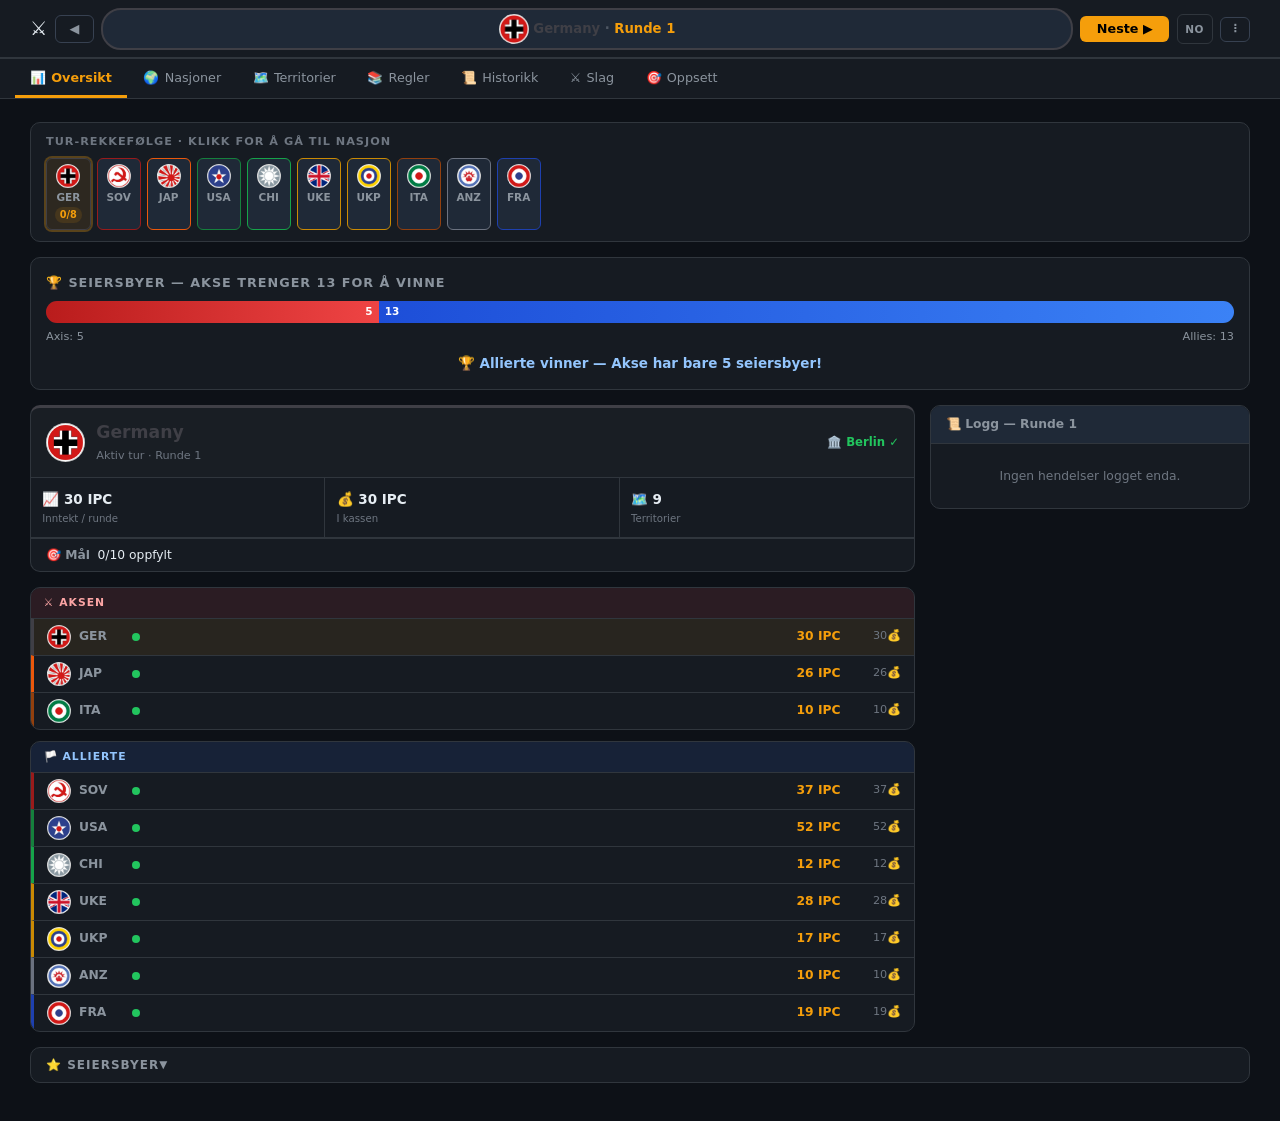
<file: data/index.html>
<!DOCTYPE html>
<html lang="no">
<head>
  <meta charset="UTF-8">
  <meta name="viewport" content="width=device-width, initial-scale=1.0">
  <title>A&amp;A Global 1940 — Game Tracker</title>
  <link rel="icon" href='data:image/svg+xml;utf8,<svg xmlns="http://www.w3.org/2000/svg" viewBox="0 0 32 32"><rect width="32" height="32" rx="4" fill="%230d1117"/><text x="16" y="22" font-size="20" text-anchor="middle" fill="%23f59e0b" font-family="serif">⚔</text></svg>'>
  <link rel="manifest" href="manifest.json">
  <meta name="theme-color" content="#0d1117">
  <meta name="apple-mobile-web-app-capable" content="yes">
  <meta name="apple-mobile-web-app-status-bar-style" content="black-translucent">
  <meta name="apple-mobile-web-app-title" content="Frontline">
  <link rel="stylesheet" href="style.css">
</head>
<body>
  <div class="app-wrap">

    <!-- ══════════════ HEADER ══════════════ -->
    <header>
      <span class="logo">⚔️</span>

      <button class="btn btn-ghost btn-sm hdr-nav-btn" id="btnPrevTurn" data-i18n-attr-title="header.prev_title" title="Forrige tur">◀</button>

      <div class="hdr-turn-pill" id="turnPill">
        <span class="htp-flag" id="turnFlag">🇩🇪</span>
        <span class="htp-name" id="turnName">Germany</span>
        <span class="htp-sep">·</span>
        <span class="htp-round" id="roundBadge">Runde 1</span>
      </div>

      <button class="btn btn-primary btn-sm hdr-nav-btn hdr-next-btn" id="btnNextTurn" data-i18n="header.next_btn" data-i18n-attr-title="header.next_title" title="Neste tur">Neste ▶</button>

      <button class="btn btn-ghost btn-sm lang-toggle" id="btnLang" onclick="toggleLang()" title="Bytt språk / Switch language">NO</button>

      <details class="action-menu" id="actionMenu">
        <summary class="btn btn-ghost btn-sm action-menu-trigger" data-i18n-attr-title="header.menu_title" title="Meny">⋮</summary>
        <div class="action-menu-dropdown">
          <button class="action-menu-item" id="btnNewGame" data-i18n="menu.new_game">🎮 Nytt spill</button>
          <button class="action-menu-item action-menu-item--accent" id="btnServerSave" data-i18n="menu.save">☁️ Lagring</button>
          <button class="action-menu-item" id="btnExport" data-i18n="menu.export">💾 Eksporter</button>
          <label class="action-menu-item" style="cursor:pointer">
            <span data-i18n="menu.import">📂 Importer</span>
            <input type="file" id="importFile" accept="application/json" class="hidden">
          </label>
        </div>
      </details>
    </header>

    <!-- ══════════════ TAB NAV (tablet/desktop) ══════════════ -->
    <nav class="tab-bar" role="tablist">
      <button class="tab-btn active" data-tab="overview"    role="tab">📊 <span data-i18n="nav.overview">Oversikt</span></button>
      <button class="tab-btn"        data-tab="nations"     role="tab">🌍 <span data-i18n="nav.nations">Nasjoner</span></button>
      <button class="tab-btn"        data-tab="territories" role="tab">🗺️ <span data-i18n="nav.territories">Territorier</span></button>
      <button class="tab-btn"        data-tab="rules"       role="tab">📚 <span data-i18n="nav.rules">Regler</span></button>
      <button class="tab-btn"        data-tab="history"     role="tab">📜 <span data-i18n="nav.history">Historikk</span></button>
      <button class="tab-btn"        data-tab="battle"      role="tab">⚔️ <span data-i18n="nav.battle">Slag</span></button>
      <button class="tab-btn"        data-tab="setup"       role="tab">🎯 <span data-i18n="nav.setup">Oppsett</span></button>
    </nav>

    <!-- ══════════════ BOTTOM NAV (mobile only) ══════════════ -->
    <nav class="bottom-nav" role="tablist" aria-label="Navigasjon">
      <button class="tab-btn active" data-tab="overview" role="tab">
        <span class="bn-icon">📊</span>
        <span class="bn-label" data-i18n="nav.overview">Oversikt</span>
      </button>
      <button class="tab-btn" data-tab="nations" role="tab">
        <span class="bn-icon">🌍</span>
        <span class="bn-label" data-i18n="nav.nations">Nasjoner</span>
      </button>
      <button class="tab-btn" data-tab="territories" role="tab">
        <span class="bn-icon">🗺️</span>
        <span class="bn-label" data-i18n="nav.territories">Territorier</span>
      </button>
      <button class="tab-btn" data-tab="battle" role="tab">
        <span class="bn-icon">⚔️</span>
        <span class="bn-label" data-i18n="nav.battle">Slag</span>
      </button>
      <button class="tab-btn" data-tab="history" role="tab">
        <span class="bn-icon">📜</span>
        <span class="bn-label" data-i18n="nav.history">Historikk</span>
      </button>
      <button class="tab-btn" data-tab="rules" role="tab">
        <span class="bn-icon">📚</span>
        <span class="bn-label" data-i18n="nav.rules">Regler</span>
      </button>
      <button class="tab-btn" data-tab="setup" role="tab">
        <span class="bn-icon">🎯</span>
        <span class="bn-label" data-i18n="nav.setup">Oppsett</span>
      </button>
    </nav>

    <!-- ══════════════ MAIN ══════════════ -->
    <div id="fixedSpacer" aria-hidden="true"></div>
    <main>

      <!-- ── OVERVIEW TAB ─────────────────── -->
      <div id="tab-overview" class="tab-panel active" role="tabpanel">

        <!-- Turn strip (klikk for å navigere til nasjon) -->
        <div class="turn-strip-wrap">
          <div class="turn-strip-title" data-i18n="ov.turn_order">Tur-rekkefølge · klikk for å gå til nasjon</div>
          <div class="turn-strip" id="turnStrip"></div>
        </div>

        <!-- Victory meter -->
        <div class="victory-meter-wrap">
          <div class="victory-meter-title" data-i18n="ov.vc_title">🏆 Seiersbyer — Akse trenger 13 for å vinne</div>
          <div class="victory-bar-outer">
            <div class="victory-bar-axis" id="victoryBarAxis" style="width:30%"></div>
            <div class="victory-bar-allies" id="victoryBarAllies"></div>
          </div>
          <div class="victory-labels">
            <span id="victoryLabelAxis">Akse: 0</span>
            <span id="victoryLabelAllies">Allierte: 0</span>
          </div>
          <div class="win-indicator" id="winIndicator"></div>
        </div>

        <!-- B+C Dashboard: Active nation focus card + Chronicle log -->
        <div class="ov-dashboard">
          <div class="ov-left">
            <div id="ovFocusCard"></div>
            <div id="ovNationGrid"></div>
          </div>
          <div class="ov-right">
            <div id="ovChronicle"></div>
          </div>
        </div>

        <!-- Victory cities (collapsible) -->
        <details class="vc-inline-wrap">
          <summary class="vc-inline-summary" data-i18n="ov.vc_collapse">⭐ Seiersbyer</summary>
          <div class="vc-inline-cols" id="vcGrid"></div>
        </details>
        





      </div>

      <!-- ── NATIONS TAB ───────────────────── -->
      <div id="tab-nations" class="tab-panel" role="tabpanel">
        <div class="nations-grid" id="nationsGrid"></div>
      </div>

      <!-- ── TERRITORIES TAB ──────────────── -->
      <div id="tab-territories" class="tab-panel" role="tabpanel">

        <div class="territory-controls">
          <input type="search" id="terSearch" placeholder="🔍 Søk territorier…" aria-label="Søk" data-i18n-attr-placeholder="ter.search_ph">
          <select id="terFilterContinent" title="Filtrer etter kontinent">
            <option value="" data-i18n="ter.all_continents">Alle kontinenter</option>
            <option>North America</option>
            <option>South America</option>
            <option>Europe</option>
            <option>Africa</option>
            <option>Middle East</option>
            <option>Asia</option>
            <option>Pacific</option>
          </select>
          <div class="ter-nation-pair">
            <select id="terFilterNation" title="Nasjon 1">
              <option value="" data-i18n="ter.all_owners">Alle eiere</option>
              <option value="germany">GER Germany</option>

              <option value="italy">ITA Italy</option>
              <option value="japan">JAP Japan</option>
              <option value="soviet">SOV Soviet Union</option>
              <option value="usa">USA United States</option>
              <option value="uk_europe">UKE UK Europe</option>
              <option value="uk_pacific">UKP UK Pacific</option>
              <option value="anzac">ANZ ANZAC</option>
              <option value="china">CHI China</option>
              <option value="france">FRA France</option>
              <option value="neutral" data-i18n="ter.neutral_opt">⚪ Nøytral</option>
              <option value="dutch">DUT Dutch</option>
            </select>
            <span class="ter-vs-badge" data-i18n="ter.vs">vs</span>
            <select id="terFilterNation2" title="Nasjon 2 (valgfri)">
              <option value="" data-i18n="ter.nation2_ph">— 2. nasjon —</option>
              <option value="germany">GER Germany</option>
              <option value="italy">ITA Italy</option>
              <option value="japan">JAP Japan</option>
              <option value="soviet">SOV Soviet Union</option>
              <option value="usa">USA United States</option>
              <option value="uk_europe">UKE UK Europe</option>
              <option value="uk_pacific">UKP UK Pacific</option>
              <option value="anzac">ANZ ANZAC</option>
              <option value="china">CHI China</option>
              <option value="france">FRA France</option>
              <option value="neutral">⚪ Nøytral</option>
              <option value="dutch">DUT Dutch</option>
            </select>
          </div>
        </div>

        <div class="territory-count-bar">
          <span class="tcb-item"><span class="tcb-label" data-i18n="ter.total">Totalt:</span><span class="tcb-val" id="tcbTotal">—</span></span>
          <span class="tcb-item" style="color:var(--red)"><span class="tcb-label" data-i18n="ter.axis">Akse:</span><span class="tcb-val" id="tcbAxis">—</span></span>
          <span class="tcb-item" style="color:var(--blue)"><span class="tcb-label" data-i18n="ter.allies">Allierte:</span><span class="tcb-val" id="tcbAllies">—</span></span>
          <span class="tcb-item"><span class="tcb-label" data-i18n="ter.neutral">Nøytral:</span><span class="tcb-val" id="tcbNeutral">—</span></span>
        </div>

        <div id="territoryGroups"></div>
      </div>



      <!-- ── HISTORY TAB ────────────────────── -->
      <div id="tab-history" class="tab-panel" role="tabpanel">
        <div class="history-list" id="historyList"></div>
      </div>

      <!-- ── BATTLE BOARD TAB ──────────────── -->
      <div id="tab-battle" class="tab-panel" role="tabpanel">

        <div class="battle-header-bar">
          <h2 class="battle-main-title" data-i18n="battle.title">⚔️ Slagbord</h2>
          <button class="btn btn-ghost btn-sm" onclick="resetBattle()" data-i18n="battle.reset">🗑️ Nullstill</button>
        </div>

        <div class="battle-board">

          <!-- ATTACKER -->
          <div class="battle-side attacker-side">
            <div class="battle-side-header attacker-header">
              <span class="battle-side-icon">🗡️</span>
              <span class="battle-side-label" data-i18n="battle.attacker">ANGRIPER</span>
              <span class="battle-side-dice" id="atk-total-dice">0 terninger</span>
            </div>
            <div class="battle-nation-select-wrap">
              <select class="battle-nation-select" id="battle-nation-atk" onchange="onBattleNationChange()">
                <option value="" data-i18n="battle.select_nation">— Velg nasjon —</option>
              </select>
              <span class="battle-adv-art-badge hidden" id="adv-art-badge">⚗️ Adv. Artillery</span>
            </div>
            <div class="battle-units" id="atk-units"></div>
          </div>

          <!-- VS divider -->
          <div class="battle-vs">
            <div class="battle-vs-circle">VS</div>
            <div class="battle-rolls-summary" id="battle-summary">
              <div class="brs-row"><span class="brs-label" data-i18n="battle.exp_atk">Forventet treff (ang.)</span><span class="brs-val atk" id="atk-expected">0</span></div>
              <div class="brs-row"><span class="brs-label" data-i18n="battle.exp_def">Forventet treff (for.)</span><span class="brs-val def" id="def-expected">0</span></div>
            </div>
            <div class="battle-pairing-info" id="battle-pairing-info"></div>
            <!-- Manual hit inputs (replaces dice roll button) -->
            <div class="battle-hit-inputs">
              <div class="bhi-row">
                <label class="bhi-label" for="battle-atk-hits" data-i18n="battle.atk_hits_label">Angriper treff:</label>
                <input type="number" class="bhi-input" id="battle-atk-hits" min="0" value="0" title="Angriper treff" oninput="onBattleHitsChange()">
              </div>
              <div class="bhi-row">
                <label class="bhi-label" for="battle-def-hits" data-i18n="battle.def_hits_label">Forsvarer treff:</label>
                <input type="number" class="bhi-input" id="battle-def-hits" min="0" value="0" title="Forsvarer treff" oninput="onBattleHitsChange()">
              </div>
              <button type="button" class="btn btn-primary battle-apply-btn" id="btnBattleApply" onclick="applyBattleHits()" disabled data-i18n="battle.apply_hits">⚔️ Anvend treff</button>
            </div>
            <div id="battle-result"></div>
          </div>

          <!-- DEFENDER -->
          <div class="battle-side defender-side">
            <div class="battle-side-header defender-header">
              <span class="battle-side-icon">🛡️</span>
              <span class="battle-side-label" data-i18n="battle.defender">FORSVARER</span>
              <span class="battle-side-dice" id="def-total-dice">0 terninger</span>
            </div>
            <div class="battle-nation-select-wrap">
              <div id="def-nations-chips" class="def-nations-chips"></div>
              <div class="def-add-row">
                <select class="battle-nation-select" id="battle-nation-def-add" title="Add defender nation" onchange="addDefenderNation(this.value); this.value=''">
                  <option value="" data-i18n="battle.add_defender">+ Legg til forsvarer</option>
                </select>
              </div>
            </div>
            <div class="battle-units" id="def-units"></div>
          </div>

        </div>

        <!-- Battle Matrix / Casualty Zone -->
        <div id="battle-matrix-section" class="battle-matrix-section"></div>

      </div>

      <!-- ── RULES TAB ─────────────────── -->
      <div id="tab-rules" class="tab-panel" role="tabpanel" style="padding:0;height:calc(100vh - 110px);">
        <iframe src="rules.html" title="Rules" style="width:100%;height:100%;border:none;" loading="lazy"></iframe>
      </div>

      <!-- ── SETUP TAB ─────────────────── -->
      <div id="tab-setup" class="tab-panel" style="padding:0;height:calc(100vh - 110px);" role="tabpanel">
        <iframe src="setup.html" title="Game play setup" style="width:100%;height:100%;border:none;" loading="lazy"></iframe>
      </div>

    </main>
  </div>

  <!-- ══════════════ MODALS ══════════════ -->

  <!-- Server Save/Load Modal -->
  <div class="modal-backdrop hidden" id="serverSaveModal" onclick="if(event.target===this)closeServerSaveModal()">
    <div class="modal" style="min-width:340px;max-width:520px;width:95vw">
      <div class="modal-header">
        <span class="modal-title" data-i18n="modal.save.title">☁️ Server-lagring</span>
        <button type="button" class="btn btn-ghost btn-sm" onclick="closeServerSaveModal()" data-i18n="ui.close">✕</button>
      </div>
      <div class="modal-body">
        <!-- Save row -->
        <div class="ssave-save-row">
          <input type="text" id="ssaveName" placeholder="Lagrenavn…" maxlength="64" class="ssave-name-input" aria-label="Lagrenavn" data-i18n-attr-placeholder="modal.save.placeholder">
          <button type="button" class="btn btn-accent btn-sm" onclick="saveToServer()" data-i18n="modal.save.btn">💾 Lagre</button>
        </div>
        <!-- Save list -->
        <div class="ssave-list-header">
          <span data-i18n="modal.save.list_hdr">Lagrede spill</span>
          <button type="button" class="btn btn-ghost btn-sm" onclick="loadSavesList()" data-i18n="modal.save.refresh">🔄 Oppdater</button>
        </div>
        <div id="ssaveList" class="ssave-list">
          <div class="ssave-empty" data-i18n="modal.save.loading">Laster…</div>
        </div>
      </div>
    </div>
  </div>

  <!-- New Game Modal -->
  <div class="modal-backdrop hidden" id="newGameModal" onclick="if(event.target===this)closeNewGameModal()">
    <div class="modal">
      <div class="modal-header">
        <span class="modal-title" data-i18n="modal.new_game.title">🎮 Nytt spill</span>
        <button type="button" class="btn btn-ghost btn-sm" onclick="closeNewGameModal()" data-i18n="ui.close">✕</button>
      </div>
      <div class="modal-body">
        <p style="color:var(--text-dim);font-size:.9rem">
          <span data-i18n="modal.new_game.confirm">Er du sikker på at du vil starte et nytt spill?</span><br>
          <strong style="color:var(--red)" data-i18n="modal.new_game.warning">All nåværende spillprogresjon vil slettes.</strong>
        </p>
      </div>
      <div class="modal-footer">
        <button type="button" class="btn btn-ghost"  id="btnNewGameCancel"  data-i18n="modal.new_game.cancel">Avbryt</button>
        <button type="button" class="btn btn-danger" id="btnNewGameConfirm" data-i18n="modal.new_game.start">🗑️ Start nytt spill</button>
      </div>
    </div>
  </div>

  <!-- Owner Picker Modal -->
  <div class="modal-backdrop hidden" id="ownerPickerModal" onclick="if(event.target===this)closeOwnerPicker()">
    <div class="modal owner-picker-modal">
      <div class="modal-header">
        <span class="modal-title" id="ownerPickerTitle" data-i18n="modal.owner.title">Endre eier</span>
        <button type="button" class="btn btn-ghost btn-sm" onclick="closeOwnerPicker()" data-i18n="ui.close">✕</button>
      </div>
      <div class="owner-picker-grid" id="ownerPickerGrid"></div>
    </div>
  </div>

  <!-- ══════════════ TOASTS ══════════════ -->
  <div class="toast-container" id="toastContainer"></div>

  <!-- ══════════════ SCRIPTS ══════════════ -->
  <script src="i18n.js"></script>
  <script src="data.js"></script>
  <script src="app.js"></script>
</body>
</html>
</file>
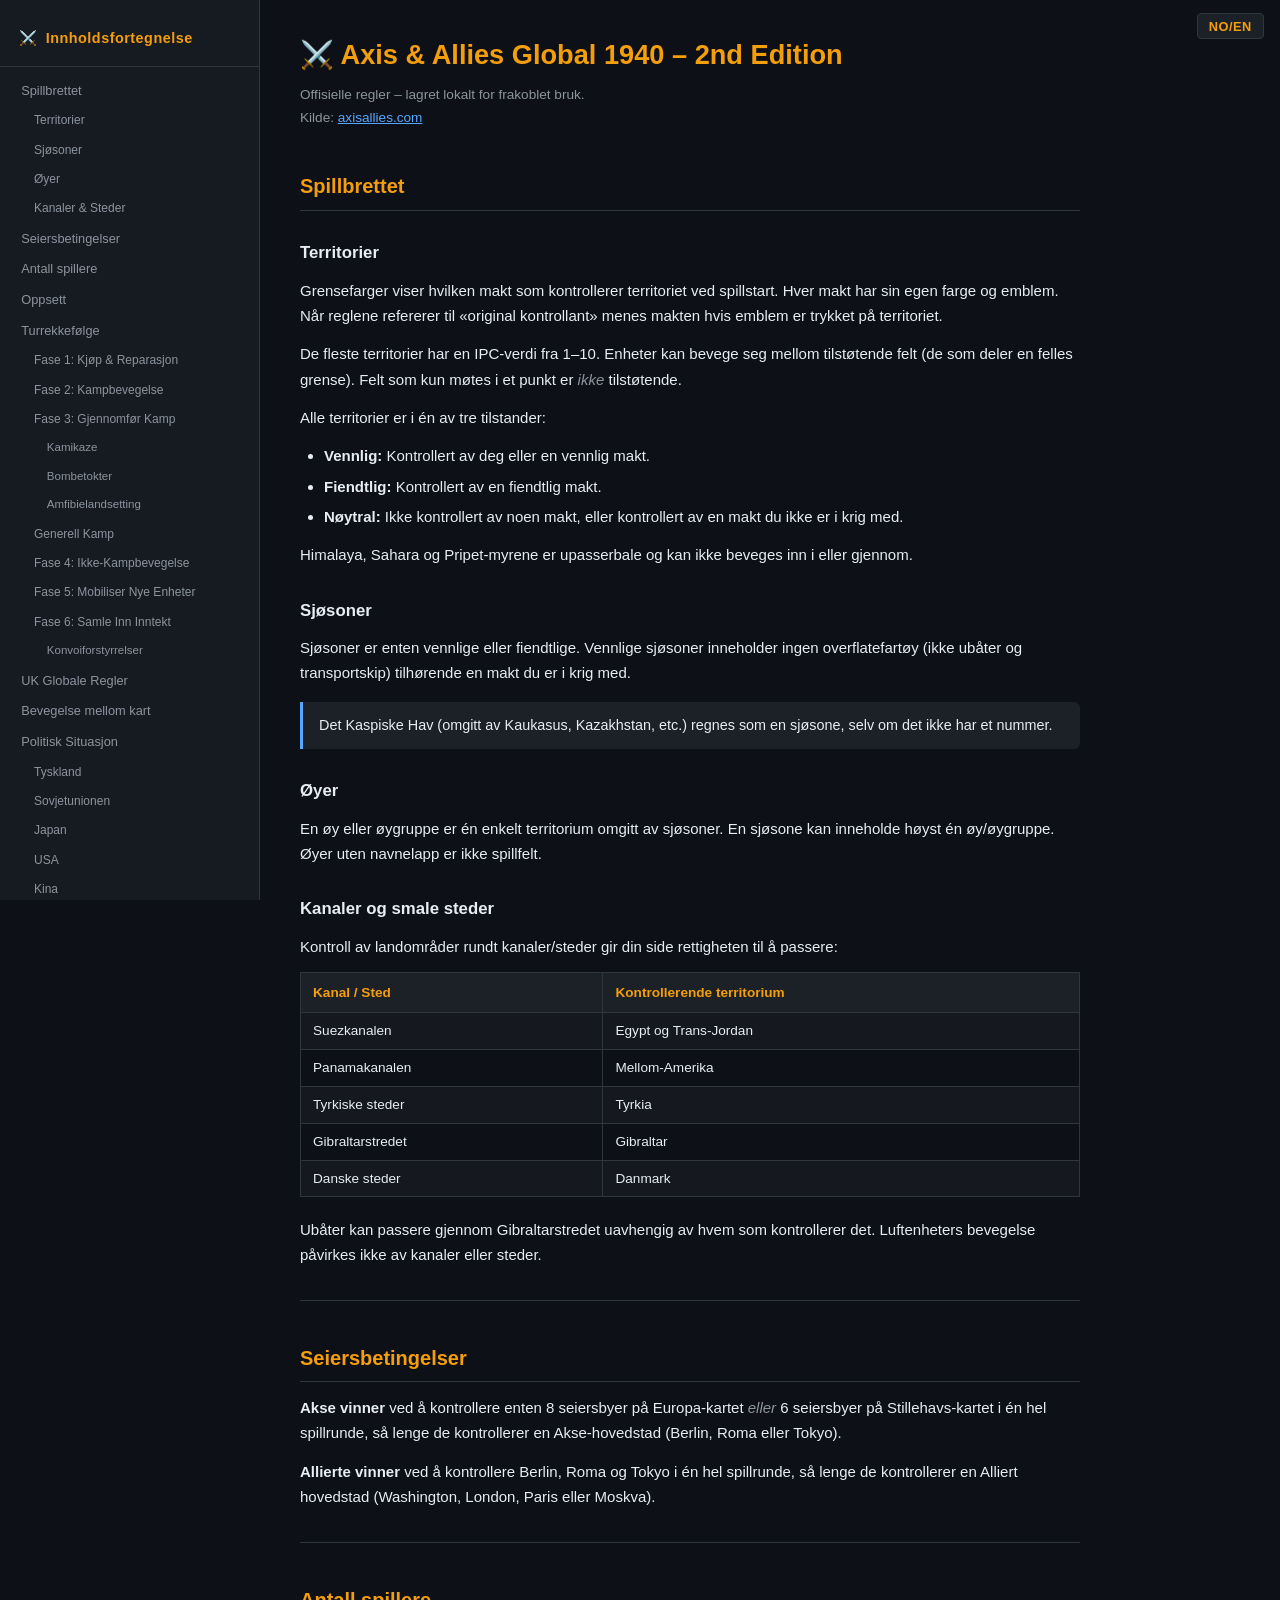
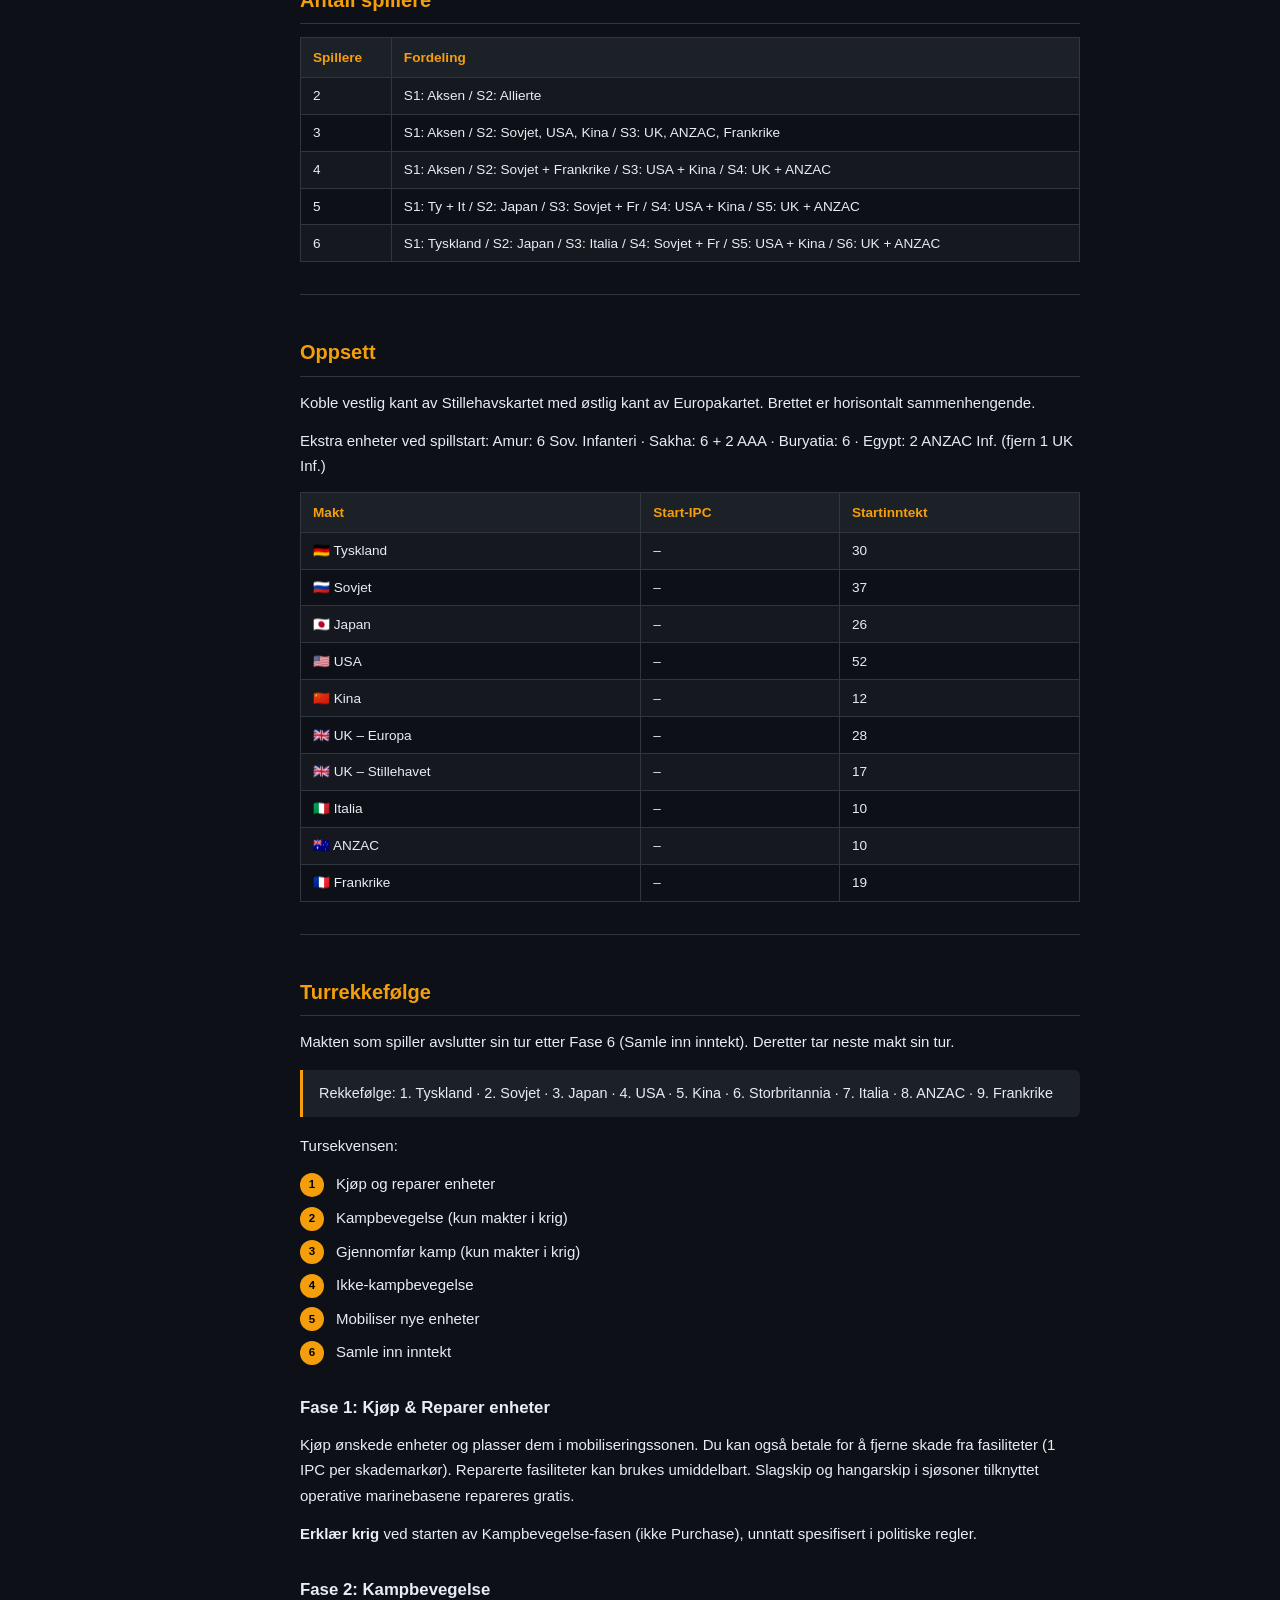
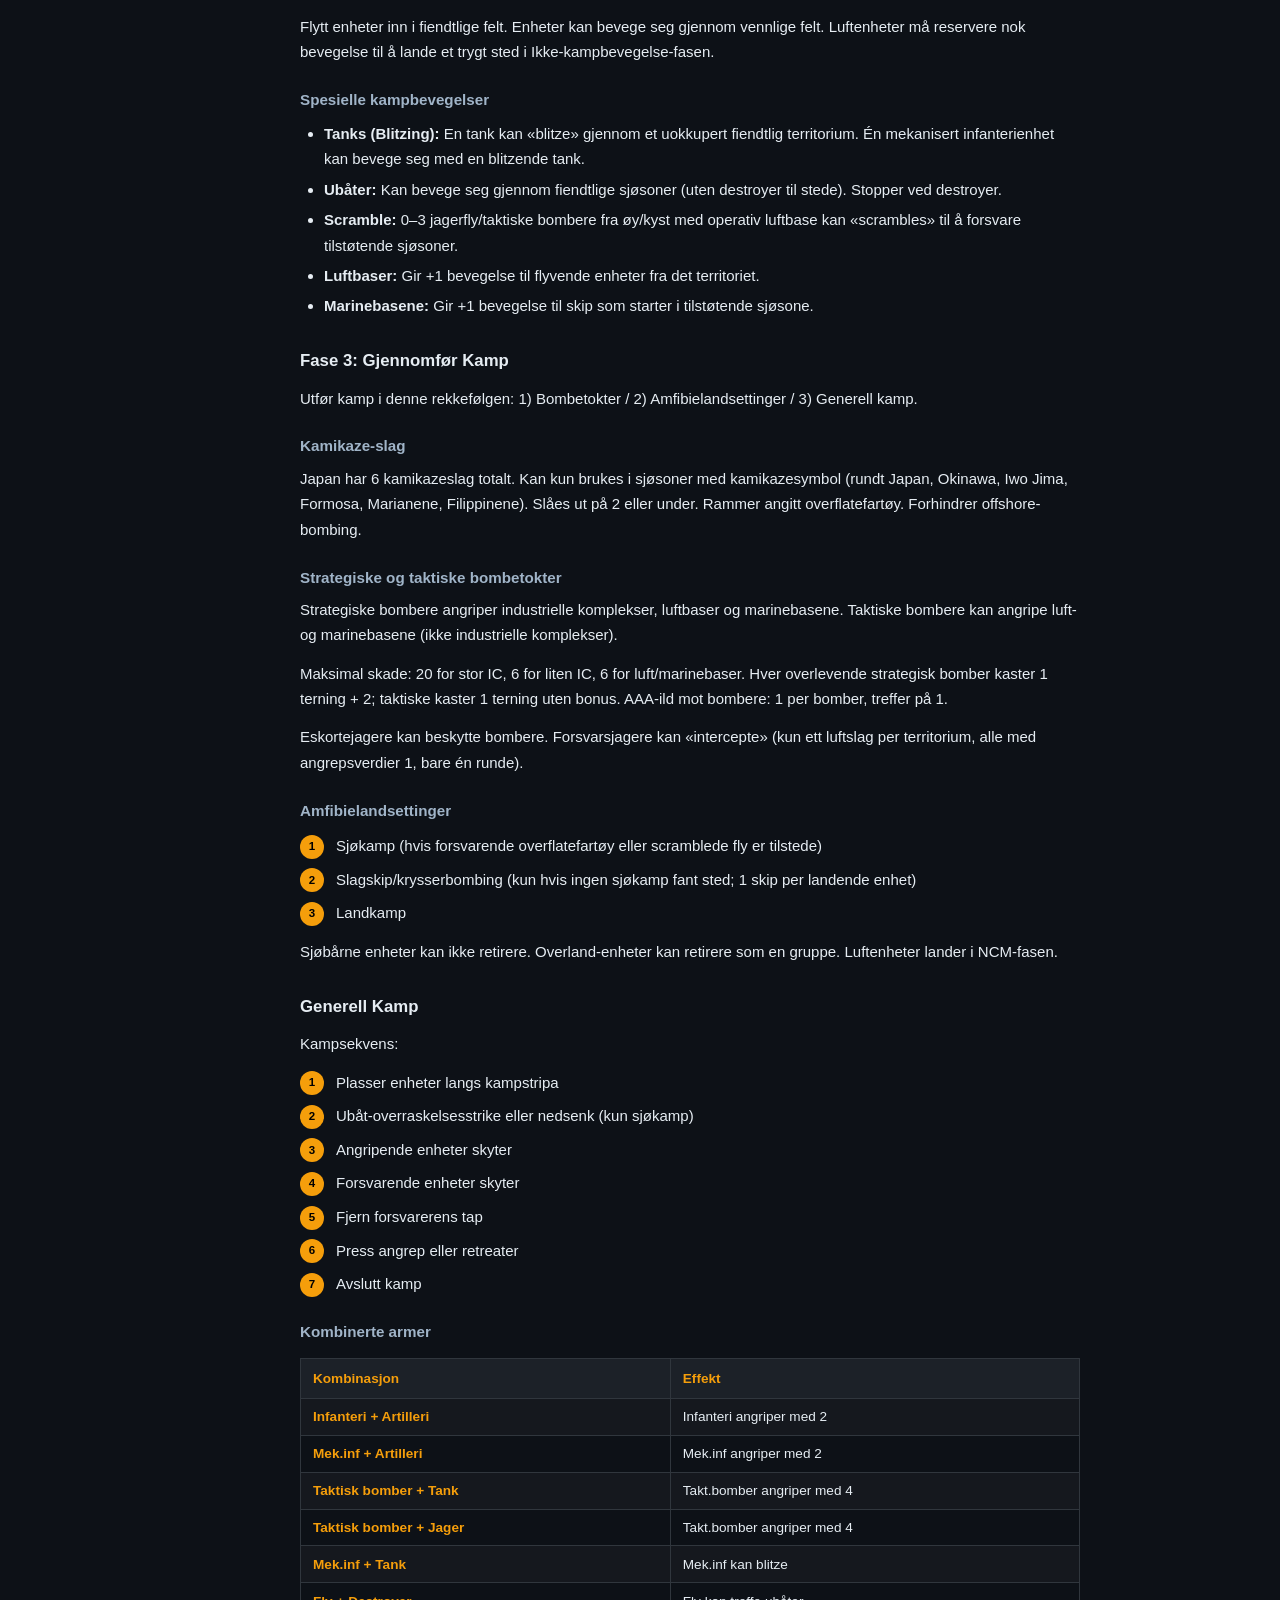
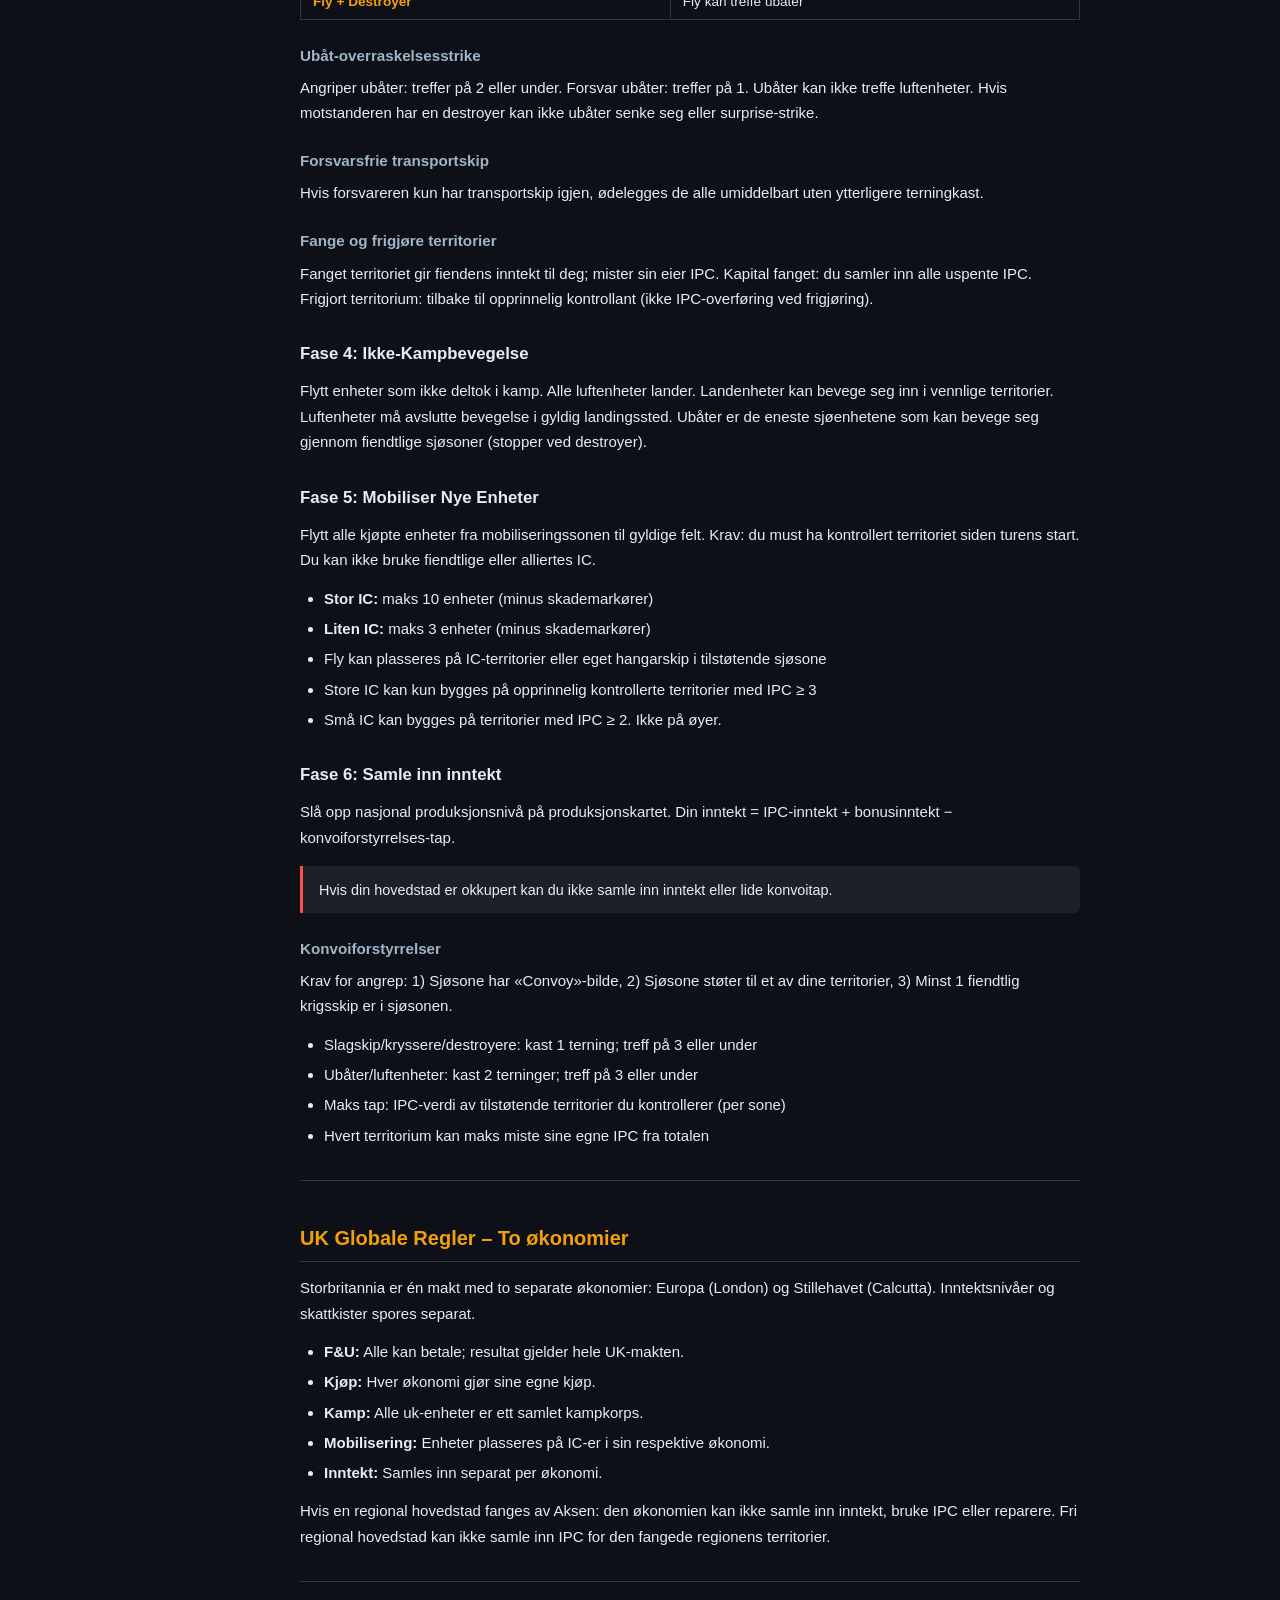
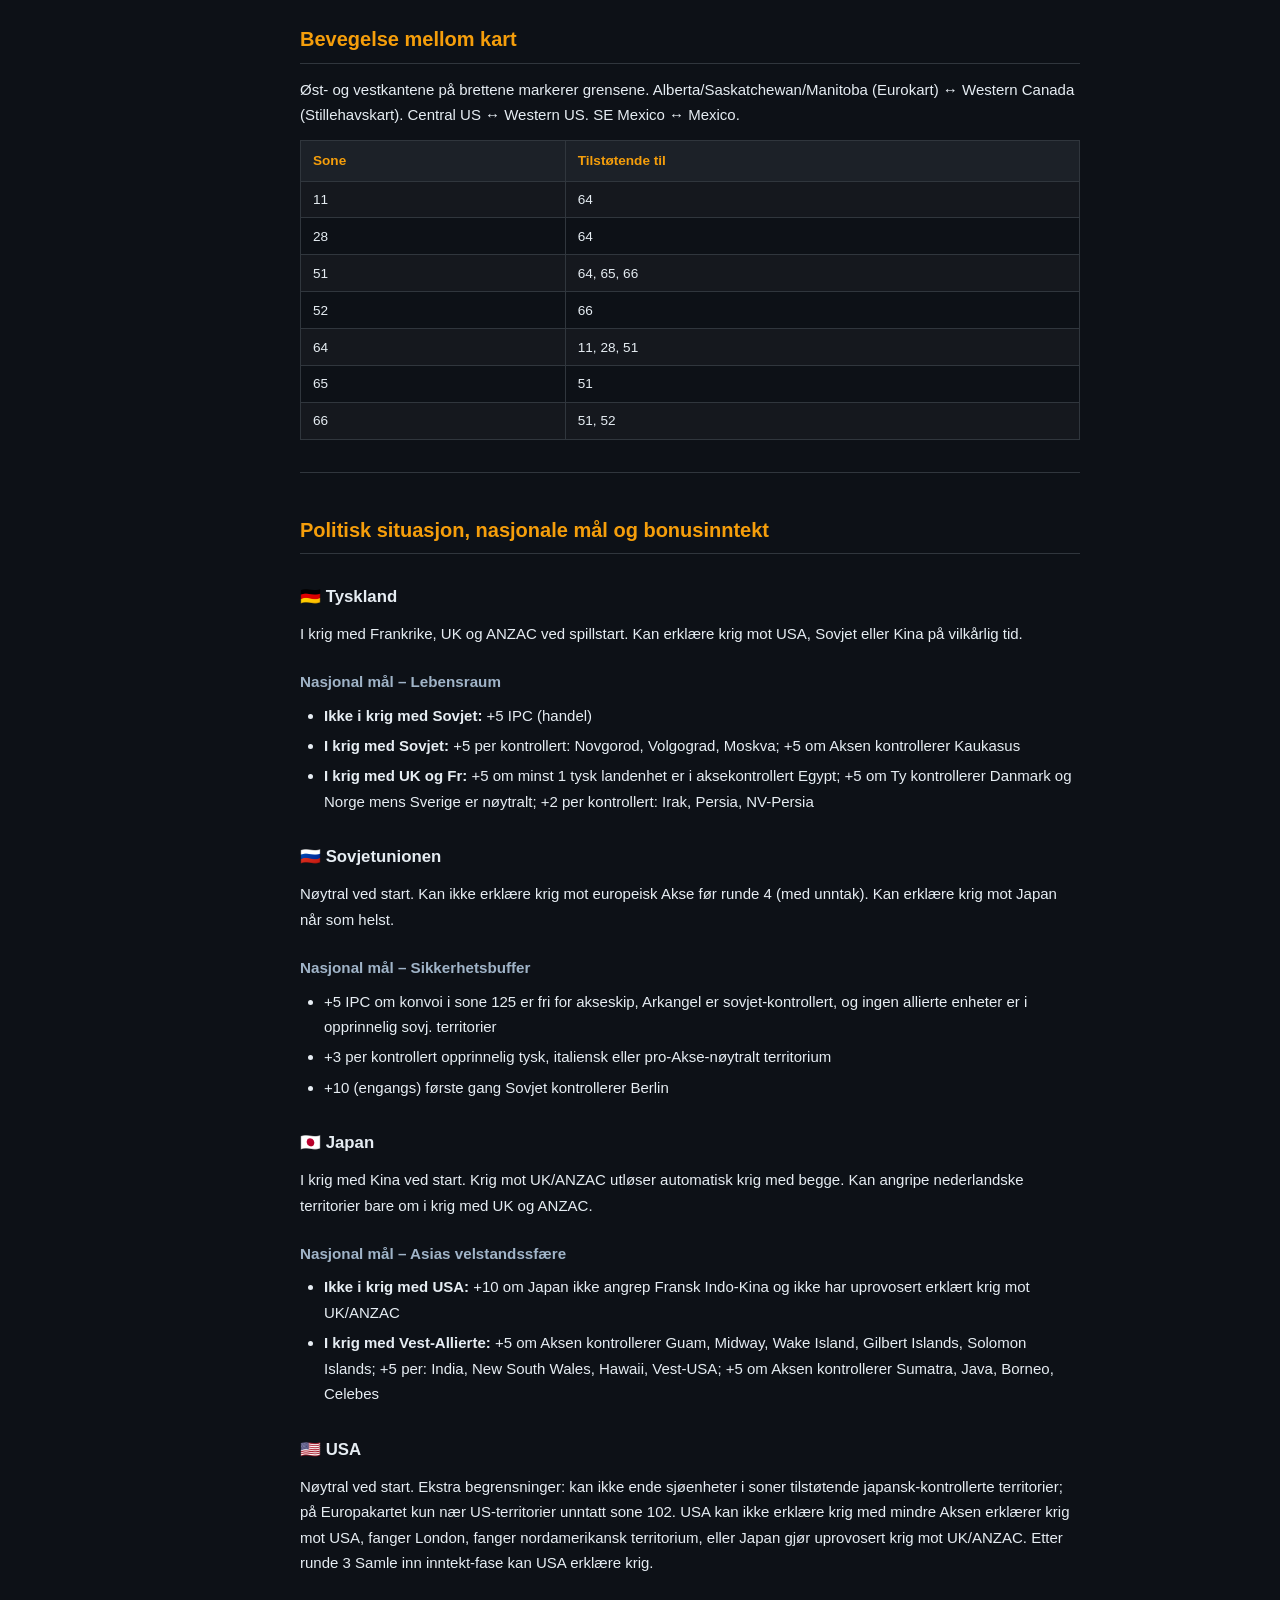
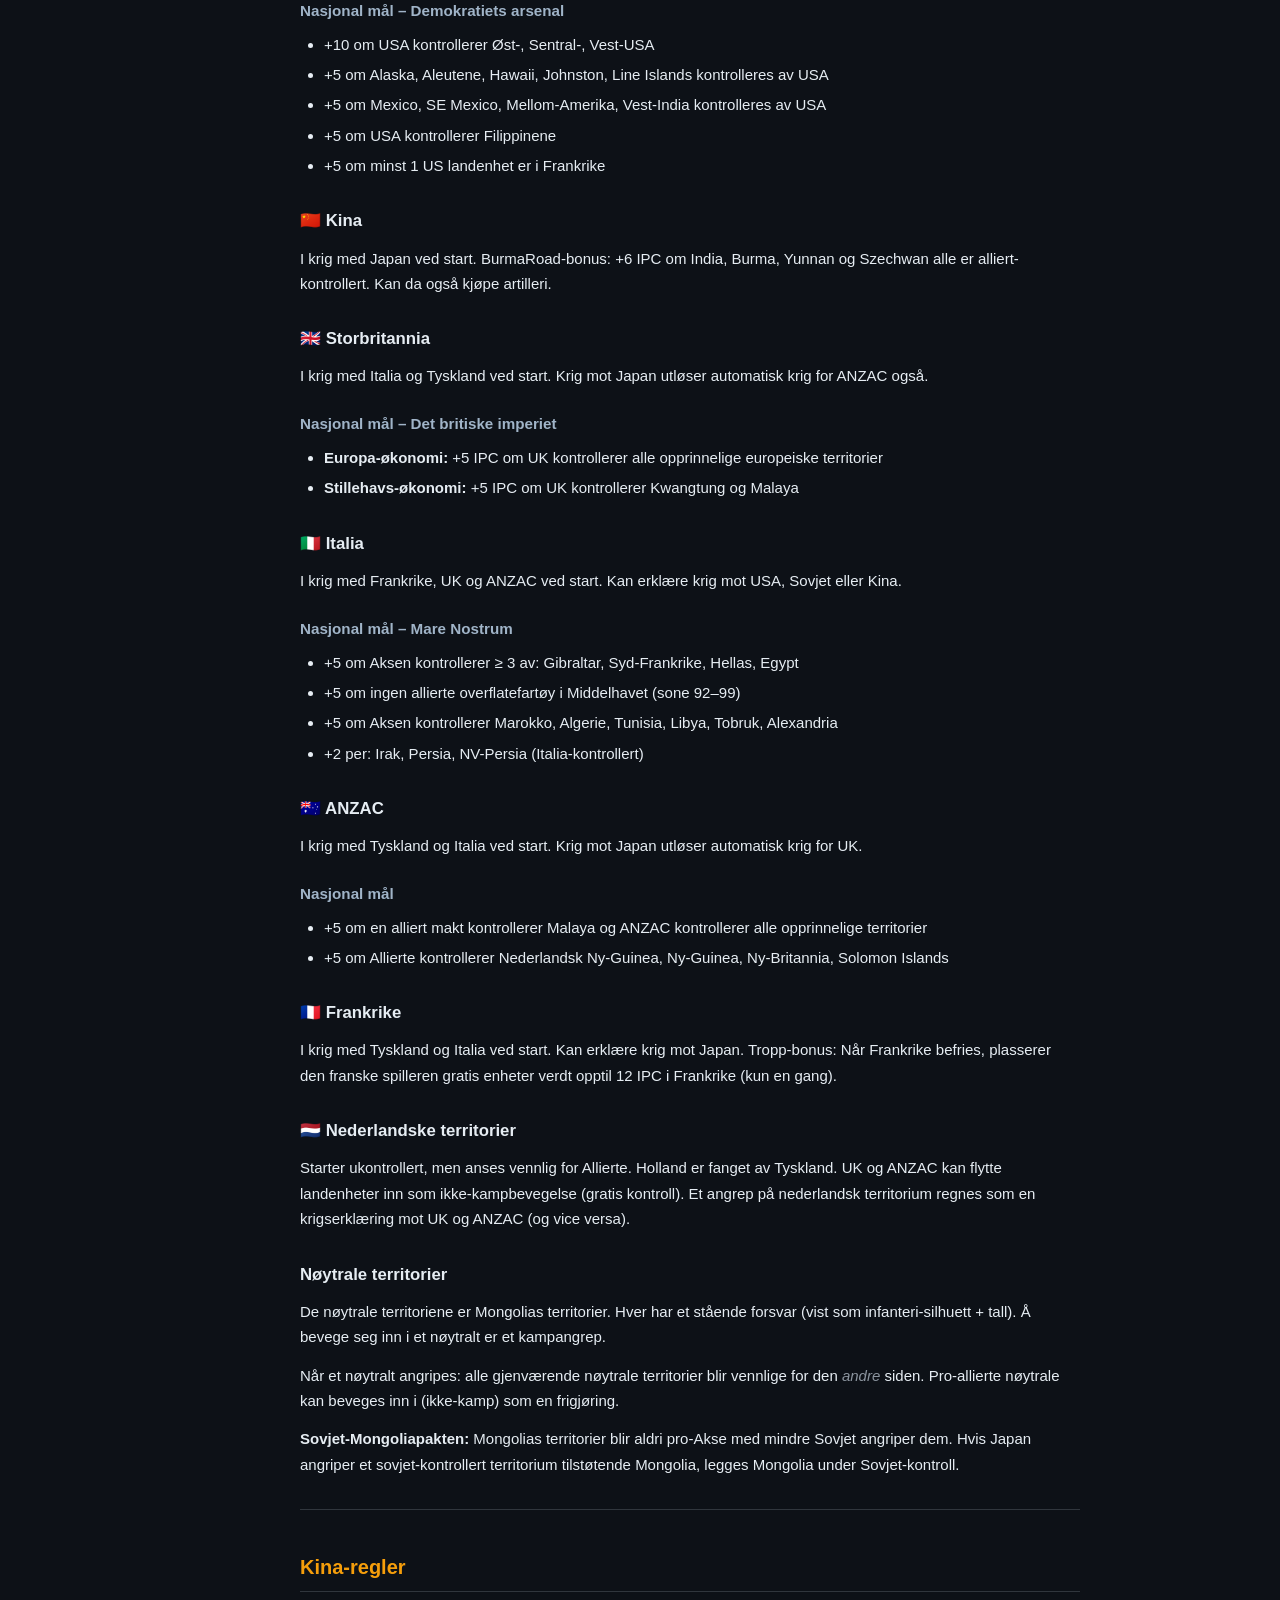
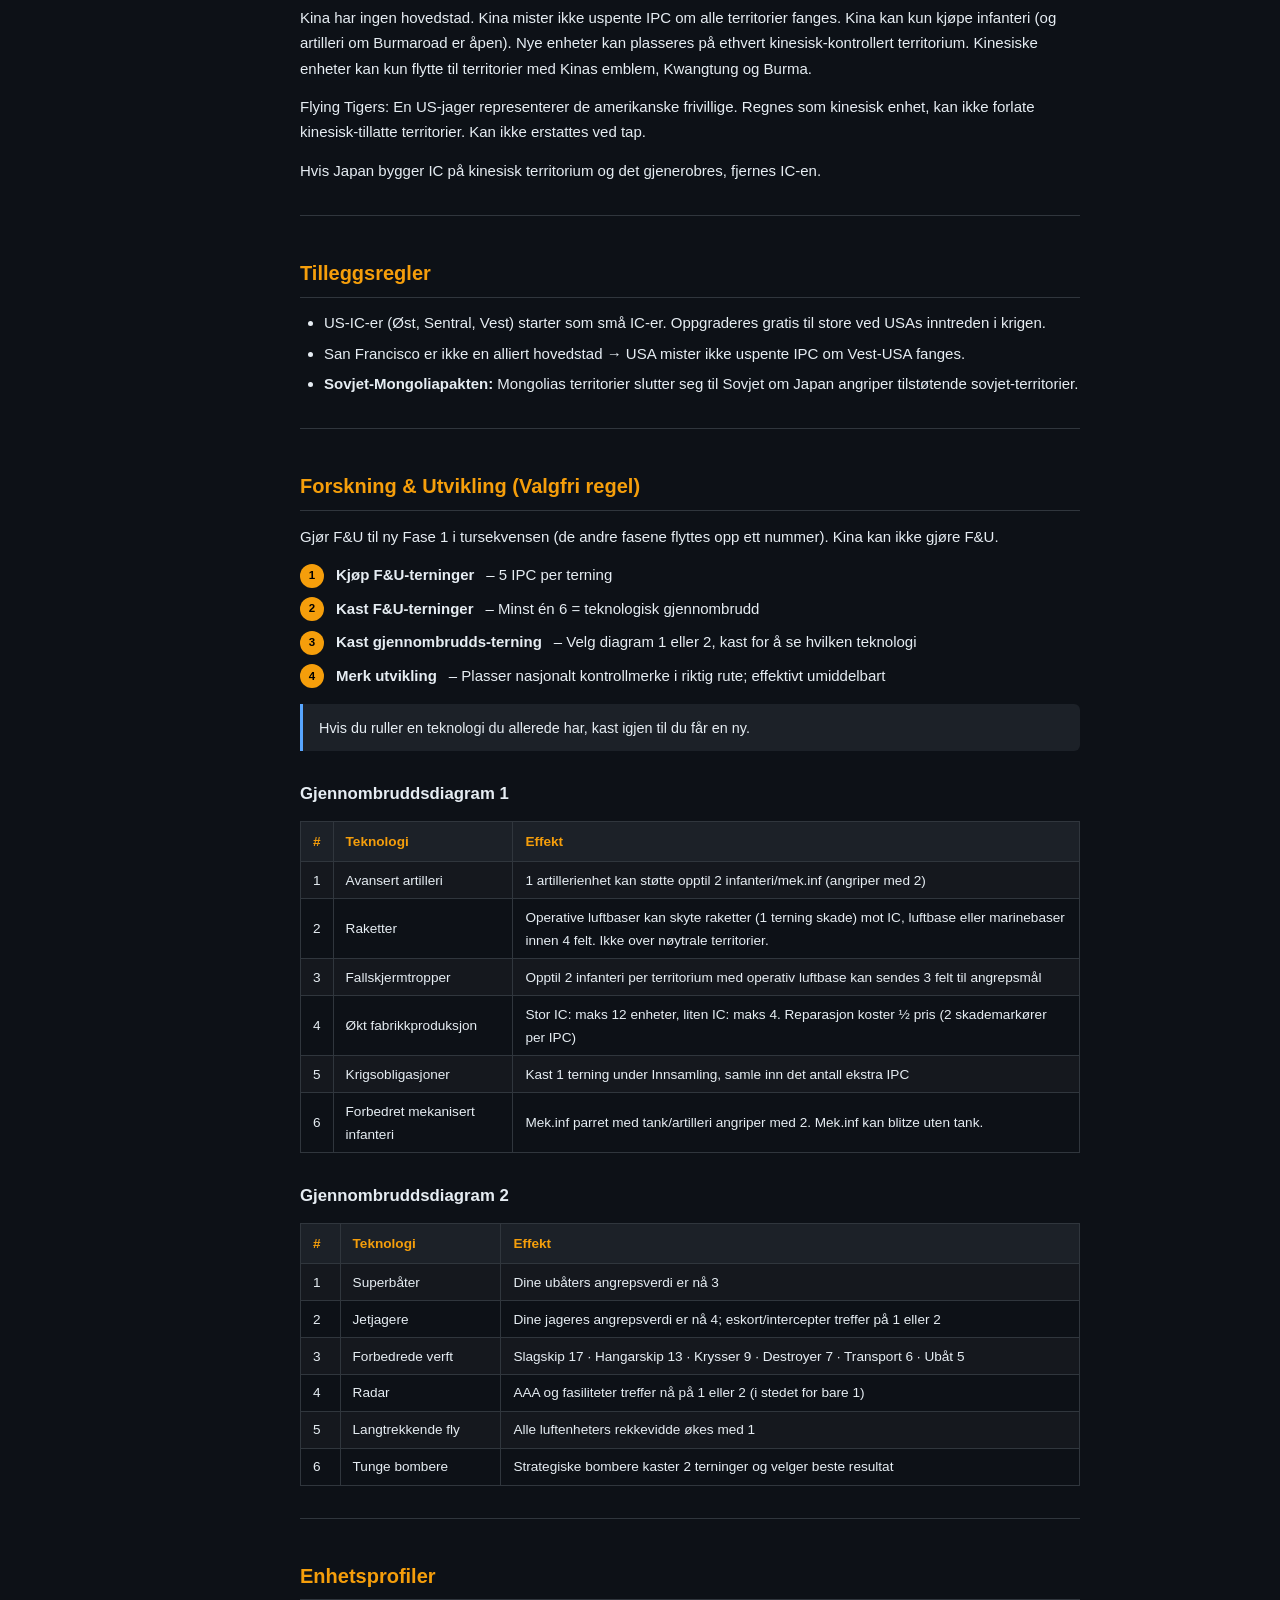
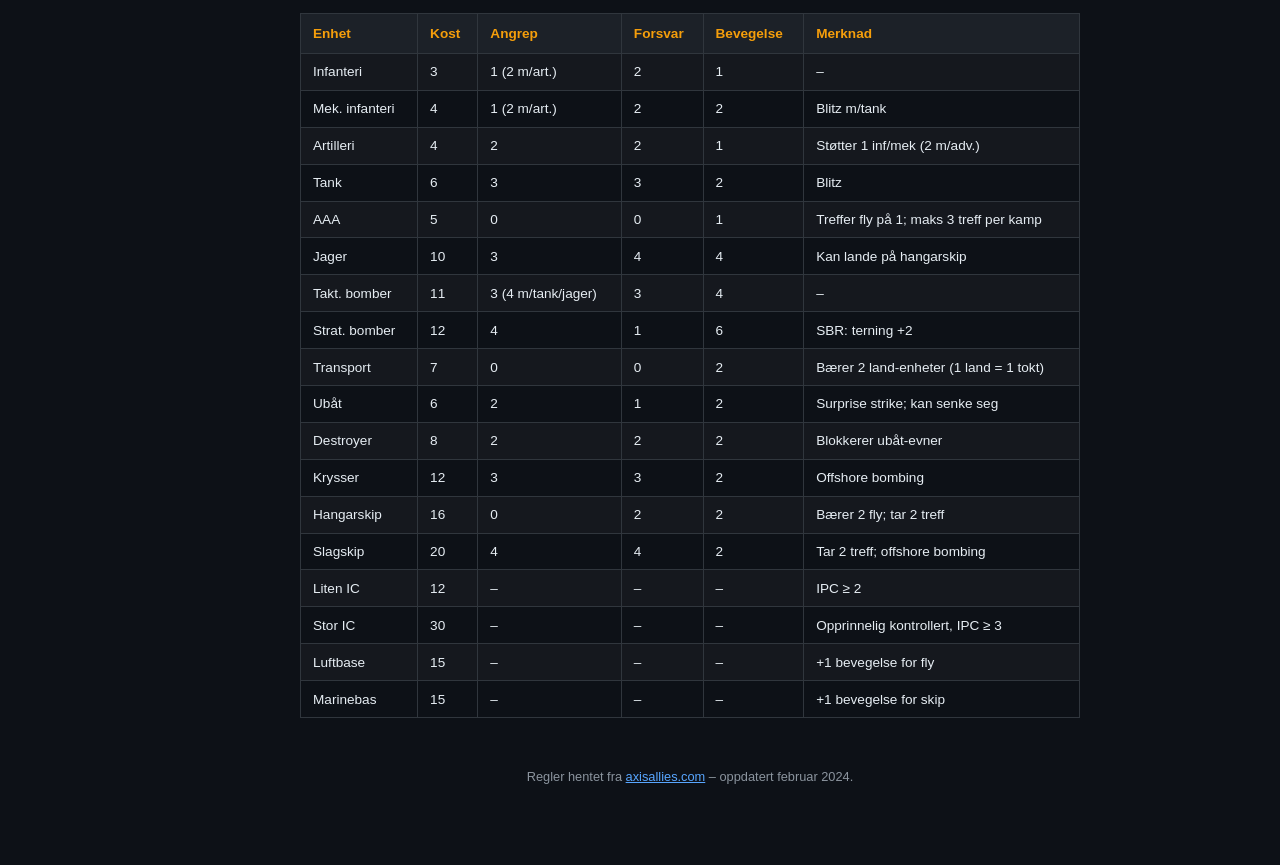
<file: data/rules.html>
<!DOCTYPE html>
<html lang="en">
<head>
  <meta charset="UTF-8">
  <meta name="viewport" content="width=device-width, initial-scale=1.0">
  <title>A&amp;A Global 1940 – Second Edition Rules</title>
  <style>
    *, *::before, *::after { box-sizing: border-box; margin: 0; padding: 0; }

    :root {
      --bg:        #0d1117;
      --bg2:       #161b22;
      --bg3:       #1c2128;
      --border:    #30363d;
      --text:      #e6edf3;
      --text-dim:  #8b949e;
      --amber:     #f59e0b;
      --amber-dim: rgba(245,158,11,.15);
      --blue:      #58a6ff;
      --green:     #3fb950;
      --red:       #f85149;
    }

    html { scroll-behavior: smooth; }

    body {
      background: var(--bg);
      color: var(--text);
      font-family: -apple-system, BlinkMacSystemFont, 'Segoe UI', sans-serif;
      font-size: 15px;
      line-height: 1.7;
    }

    /* ── i18n ── */
    .lang-en { display: none; }
    body.lang-en .lang-no { display: none; }
    body.lang-en .lang-en { display: block; }
    span.lang-en { display: none; }
    body.lang-en span.lang-no { display: none; }
    body.lang-en span.lang-en { display: inline; }
    /* tables need special treatment */
    table.lang-en { display: none; }
    body.lang-en table.lang-no { display: none; }
    body.lang-en table.lang-en { display: table; }
    /* lists */
    ul.lang-en, ol.lang-en { display: none; }
    body.lang-en ul.lang-no, body.lang-en ol.lang-no { display: none; }
    body.lang-en ul.lang-en, body.lang-en ol.lang-en { display: block; }

    /* ── Language toggle button ── */
    .lang-toggle-btn {
      position: fixed;
      top: .8rem;
      right: 1rem;
      z-index: 100;
      background: var(--bg3);
      border: 1px solid var(--border);
      color: var(--amber);
      font-weight: 700;
      font-size: .8rem;
      padding: .3rem .7rem;
      border-radius: 4px;
      cursor: pointer;
      letter-spacing: .5px;
    }
    .lang-toggle-btn:hover { background: var(--amber-dim); }

    /* ── Layout ── */
    .page {
      display: grid;
      grid-template-columns: 260px 1fr;
      min-height: 100vh;
    }

    /* ── Sidebar / TOC ── */
    .toc {
      position: sticky;
      top: 0;
      height: 100vh;
      overflow-y: auto;
      background: var(--bg2);
      border-right: 1px solid var(--border);
      padding: 1rem 0;
    }
    .toc-header {
      display: flex;
      align-items: center;
      gap: .5rem;
      padding: .6rem 1.2rem 1rem;
      font-weight: 700;
      font-size: .9rem;
      color: var(--amber);
      letter-spacing: .5px;
      border-bottom: 1px solid var(--border);
      margin-bottom: .5rem;
    }
    .toc a {
      display: block;
      padding: .28rem 1.2rem;
      font-size: .8rem;
      color: var(--text-dim);
      text-decoration: none;
      border-left: 2px solid transparent;
      transition: all .15s;
    }
    .toc a:hover { color: var(--text); border-left-color: var(--amber); background: var(--amber-dim); }
    .toc a.l2 { padding-left: 2rem; font-size: .75rem; }
    .toc a.l3 { padding-left: 2.8rem; font-size: .72rem; }

    /* ── Main content ── */
    .content {
      max-width: 860px;
      padding: 2rem 2.5rem 4rem;
    }

    .page-title {
      font-size: 1.7rem;
      font-weight: 800;
      color: var(--amber);
      margin-bottom: .3rem;
      display: flex;
      align-items: center;
      gap: .6rem;
    }
    .page-subtitle {
      color: var(--text-dim);
      font-size: .85rem;
      margin-bottom: 2.5rem;
    }
    .page-subtitle a { color: var(--blue); }

    h2 {
      font-size: 1.25rem;
      font-weight: 700;
      color: var(--amber);
      margin: 2.5rem 0 .8rem;
      padding-bottom: .4rem;
      border-bottom: 1px solid var(--border);
      scroll-margin-top: 1rem;
    }
    h3 {
      font-size: 1.05rem;
      font-weight: 700;
      color: var(--text);
      margin: 1.8rem 0 .6rem;
      scroll-margin-top: 1rem;
    }
    h4 {
      font-size: .95rem;
      font-weight: 600;
      color: #a0b4c8;
      margin: 1.4rem 0 .4rem;
      scroll-margin-top: 1rem;
    }

    p { margin-bottom: .8rem; color: var(--text); }

    ul, ol { margin: .5rem 0 .8rem 1.5rem; }
    li { margin-bottom: .3rem; }

    strong { color: #e6edf3; font-weight: 600; }
    em { color: var(--text-dim); font-style: italic; }

    .callout {
      background: var(--bg3);
      border-left: 3px solid var(--amber);
      border-radius: 0 6px 6px 0;
      padding: .7rem 1rem;
      margin: 1rem 0;
      font-size: .9rem;
    }
    .callout-note { border-left-color: var(--blue); }
    .callout-warn { border-left-color: var(--red); }

    table {
      width: 100%;
      border-collapse: collapse;
      margin: .8rem 0 1.2rem;
      font-size: .85rem;
    }
    th {
      background: var(--bg3);
      color: var(--amber);
      text-align: left;
      padding: .5rem .75rem;
      border: 1px solid var(--border);
      font-weight: 600;
    }
    td {
      padding: .4rem .75rem;
      border: 1px solid var(--border);
      color: var(--text);
    }
    tr:nth-child(even) td { background: rgba(255,255,255,.03); }

    .seq {
      counter-reset: step;
      margin: .6rem 0 .8rem 0;
      padding: 0;
      list-style: none;
    }
    .seq li {
      counter-increment: step;
      display: flex;
      gap: .75rem;
      margin-bottom: .5rem;
      align-items: flex-start;
    }
    .seq li::before {
      content: counter(step);
      display: inline-flex;
      align-items: center;
      justify-content: center;
      min-width: 1.5rem;
      height: 1.5rem;
      background: var(--amber);
      color: #000;
      border-radius: 50%;
      font-size: .72rem;
      font-weight: 800;
      flex-shrink: 0;
      margin-top: .1rem;
    }

    .combined-arms td:first-child { font-weight: 600; color: var(--amber); }

    .divider { border: none; border-top: 1px solid var(--border); margin: 2rem 0; }

    /* ── Mobile ── */
    @media (max-width: 700px) {
      .page { grid-template-columns: 1fr; }
      .toc { display: none; }
      .content { padding: 1.2rem 1rem 3rem; }
    }
  </style>
</head>
<body>

<button class="lang-toggle-btn" id="rulesLangBtn" onclick="toggleRulesLang()">NO/EN</button>

<div class="page">

  <!-- ════ SIDEBAR TOC ════ -->
  <nav class="toc">
    <div class="toc-header">⚔️ <span class="lang-no">Innholdsfortegnelse</span><span class="lang-en">Table of Contents</span></div>
    <a href="#board"><span class="lang-no">Spillbrettet</span><span class="lang-en">The Game Board</span></a>
    <a href="#territories" class="l2"><span class="lang-no">Territorier</span><span class="lang-en">Territories</span></a>
    <a href="#sea-zones" class="l2"><span class="lang-no">Sjøsoner</span><span class="lang-en">Sea Zones</span></a>
    <a href="#islands" class="l2"><span class="lang-no">Øyer</span><span class="lang-en">Islands</span></a>
    <a href="#canals" class="l2"><span class="lang-no">Kanaler &amp; Steder</span><span class="lang-en">Canals &amp; Straits</span></a>
    <a href="#winning"><span class="lang-no">Seiersbetingelser</span><span class="lang-en">Victory Conditions</span></a>
    <a href="#players"><span class="lang-no">Antall spillere</span><span class="lang-en">Number of Players</span></a>
    <a href="#setup"><span class="lang-no">Oppsett</span><span class="lang-en">Setup</span></a>
    <a href="#order"><span class="lang-no">Turrekkefølge</span><span class="lang-en">Order of Play</span></a>
    <a href="#phase1" class="l2"><span class="lang-no">Fase 1: Kjøp &amp; Reparasjon</span><span class="lang-en">Phase 1: Purchase &amp; Repair</span></a>
    <a href="#phase2" class="l2"><span class="lang-no">Fase 2: Kampbevegelse</span><span class="lang-en">Phase 2: Combat Move</span></a>
    <a href="#phase3" class="l2"><span class="lang-no">Fase 3: Gjennomfør Kamp</span><span class="lang-en">Phase 3: Conduct Combat</span></a>
    <a href="#kamikaze" class="l3"><span class="lang-no">Kamikaze</span><span class="lang-en">Kamikaze</span></a>
    <a href="#bombing" class="l3"><span class="lang-no">Bombetokter</span><span class="lang-en">Bombing Raids</span></a>
    <a href="#amphibious" class="l3"><span class="lang-no">Amfibielandsetting</span><span class="lang-en">Amphibious Assault</span></a>
    <a href="#general-combat" class="l2"><span class="lang-no">Generell Kamp</span><span class="lang-en">General Combat</span></a>
    <a href="#phase4" class="l2"><span class="lang-no">Fase 4: Ikke-Kampbevegelse</span><span class="lang-en">Phase 4: Non-Combat Move</span></a>
    <a href="#phase5" class="l2"><span class="lang-no">Fase 5: Mobiliser Nye Enheter</span><span class="lang-en">Phase 5: Mobilize New Units</span></a>
    <a href="#phase6" class="l2"><span class="lang-no">Fase 6: Samle Inn Inntekt</span><span class="lang-en">Phase 6: Collect Income</span></a>
    <a href="#convoy" class="l3"><span class="lang-no">Konvoiforstyrrelser</span><span class="lang-en">Convoy Disruption</span></a>
    <a href="#uk-global"><span class="lang-no">UK Globale Regler</span><span class="lang-en">UK Global Rules</span></a>
    <a href="#map-movement"><span class="lang-no">Bevegelse mellom kart</span><span class="lang-en">Cross-Map Movement</span></a>
    <a href="#politics"><span class="lang-no">Politisk Situasjon</span><span class="lang-en">Political Situation</span></a>
    <a href="#germany" class="l2"><span class="lang-no">Tyskland</span><span class="lang-en">Germany</span></a>
    <a href="#soviet" class="l2"><span class="lang-no">Sovjetunionen</span><span class="lang-en">Soviet Union</span></a>
    <a href="#japan" class="l2"><span class="lang-no">Japan</span><span class="lang-en">Japan</span></a>
    <a href="#usa" class="l2">USA</a>
    <a href="#china-pol" class="l2"><span class="lang-no">Kina</span><span class="lang-en">China</span></a>
    <a href="#uk-pol" class="l2"><span class="lang-no">Storbritannia</span><span class="lang-en">United Kingdom</span></a>
    <a href="#italy" class="l2"><span class="lang-no">Italia</span><span class="lang-en">Italy</span></a>
    <a href="#anzac-pol" class="l2">ANZAC</a>
    <a href="#france-pol" class="l2"><span class="lang-no">Frankrike</span><span class="lang-en">France</span></a>
    <a href="#dutch" class="l2"><span class="lang-no">Nederlandske territorier</span><span class="lang-en">Dutch Territories</span></a>
    <a href="#neutrals" class="l2"><span class="lang-no">Nøytrale territorier</span><span class="lang-en">Neutral Territories</span></a>
    <a href="#china-rules"><span class="lang-no">Kina-regler</span><span class="lang-en">China Rules</span></a>
    <a href="#additional"><span class="lang-no">Tilleggsregler</span><span class="lang-en">Additional Rules</span></a>
    <a href="#rd"><span class="lang-no">Forskning &amp; Utvikling (Valgfri)</span><span class="lang-en">Research &amp; Development (Optional)</span></a>
    <a href="#breakthrough1" class="l2"><span class="lang-no">Gjennombruddsdiagram 1</span><span class="lang-en">Breakthrough Chart 1</span></a>
    <a href="#breakthrough2" class="l2"><span class="lang-no">Gjennombruddsdiagram 2</span><span class="lang-en">Breakthrough Chart 2</span></a>
    <a href="#units"><span class="lang-no">Enhetsprofiler</span><span class="lang-en">Unit Profiles</span></a>
  </nav>

  <!-- ════ CONTENT ════ -->
  <main class="content">
    <div class="page-title">⚔️ Axis &amp; Allies Global 1940 – 2nd Edition</div>
    <p class="page-subtitle">
      <span class="lang-no">Offisielle regler – lagret lokalt for frakoblet bruk.</span>
      <span class="lang-en">Official rules – stored locally for offline use.</span>
      <br>
      <span class="lang-no">Kilde:</span><span class="lang-en">Source:</span>
      <a href="https://axisallies.com/global-1940-second-edition-rules/" target="_blank">axisallies.com</a>
    </p>

    <!-- ── BOARD ── -->
    <h2 id="board">
      <span class="lang-no">Spillbrettet</span>
      <span class="lang-en">The Game Board</span>
    </h2>

    <h3 id="territories">
      <span class="lang-no">Territorier</span>
      <span class="lang-en">Territories</span>
    </h3>
    <p class="lang-no">Grensefarger viser hvilken makt som kontrollerer territoriet ved spillstart. Hver makt har sin egen farge og emblem. Når reglene refererer til «original kontrollant» menes makten hvis emblem er trykket på territoriet.</p>
    <p class="lang-en">Border colors show which power controls the territory at the start of play. Each power has its own color and symbol. When the rules refer to "original controller," this means the power whose symbol is printed on the territory.</p>
    <p class="lang-no">De fleste territorier har en IPC-verdi fra 1–10. Enheter kan bevege seg mellom tilstøtende felt (de som deler en felles grense). Felt som kun møtes i et punkt er <em>ikke</em> tilstøtende.</p>
    <p class="lang-en">Most territories have an IPC value of 1–10. Units may move between adjacent territories (those sharing a common border). Territories that meet only at a single point are <em>not</em> adjacent.</p>
    <p class="lang-no">Alle territorier er i én av tre tilstander:</p>
    <p class="lang-en">All territories are in one of three states:</p>
    <ul class="lang-no">
      <li><strong>Vennlig:</strong> Kontrollert av deg eller en vennlig makt.</li>
      <li><strong>Fiendtlig:</strong> Kontrollert av en fiendtlig makt.</li>
      <li><strong>Nøytral:</strong> Ikke kontrollert av noen makt, eller kontrollert av en makt du ikke er i krig med.</li>
    </ul>
    <ul class="lang-en">
      <li><strong>Friendly:</strong> Controlled by you or a friendly power.</li>
      <li><strong>Hostile:</strong> Controlled by an enemy power.</li>
      <li><strong>Neutral:</strong> Not controlled by any power, or controlled by a power you are not at war with.</li>
    </ul>
    <p class="lang-no">Himalaya, Sahara og Pripet-myrene er upasserbale og kan ikke beveges inn i eller gjennom.</p>
    <p class="lang-en">The Himalayas, Sahara, and Pripyat Marshes are impassable and cannot be moved into or through.</p>

    <h3 id="sea-zones">
      <span class="lang-no">Sjøsoner</span>
      <span class="lang-en">Sea Zones</span>
    </h3>
    <p class="lang-no">Sjøsoner er enten vennlige eller fiendtlige. Vennlige sjøsoner inneholder ingen overflatefartøy (ikke ubåter og transportskip) tilhørende en makt du er i krig med.</p>
    <p class="lang-en">Sea zones are either friendly or hostile. A friendly sea zone contains no surface warships (excluding submarines and transports) belonging to a power you are at war with.</p>
    <p class="callout callout-note lang-no">Det Kaspiske Hav (omgitt av Kaukasus, Kazakhstan, etc.) regnes som en sjøsone, selv om det ikke har et nummer.</p>
    <p class="callout callout-note lang-en">The Caspian Sea (surrounded by Caucasus, Kazakhstan, etc.) counts as a sea zone, even though it has no number.</p>

    <h3 id="islands">
      <span class="lang-no">Øyer</span>
      <span class="lang-en">Islands</span>
    </h3>
    <p class="lang-no">En øy eller øygruppe er én enkelt territorium omgitt av sjøsoner. En sjøsone kan inneholde høyst én øy/øygruppe. Øyer uten navnelapp er ikke spillfelt.</p>
    <p class="lang-en">An island or island group is a single territory surrounded by sea zones. A sea zone may contain at most one island or island group. Islands with no name tag are not playable territories.</p>

    <h3 id="canals">
      <span class="lang-no">Kanaler og smale steder</span>
      <span class="lang-en">Canals and Straits</span>
    </h3>
    <p class="lang-no">Kontroll av landområder rundt kanaler/steder gir din side rettigheten til å passere:</p>
    <p class="lang-en">Control of the land areas around canals/straits grants your side the right of passage:</p>
    <table class="lang-no">
      <tr><th>Kanal / Sted</th><th>Kontrollerende territorium</th></tr>
      <tr><td>Suezkanalen</td><td>Egypt og Trans-Jordan</td></tr>
      <tr><td>Panamakanalen</td><td>Mellom-Amerika</td></tr>
      <tr><td>Tyrkiske steder</td><td>Tyrkia</td></tr>
      <tr><td>Gibraltarstredet</td><td>Gibraltar</td></tr>
      <tr><td>Danske steder</td><td>Danmark</td></tr>
    </table>
    <table class="lang-en">
      <tr><th>Canal / Strait</th><th>Controlling Territory</th></tr>
      <tr><td>Suez Canal</td><td>Egypt and Trans-Jordan</td></tr>
      <tr><td>Panama Canal</td><td>Central America</td></tr>
      <tr><td>Turkish Straits</td><td>Turkey</td></tr>
      <tr><td>Strait of Gibraltar</td><td>Gibraltar</td></tr>
      <tr><td>Danish Straits</td><td>Denmark</td></tr>
    </table>
    <p class="lang-no">Ubåter kan passere gjennom Gibraltarstredet uavhengig av hvem som kontrollerer det. Luftenheters bevegelse påvirkes ikke av kanaler eller steder.</p>
    <p class="lang-en">Submarines may pass through the Strait of Gibraltar regardless of who controls it. Air unit movement is not affected by canals or straits.</p>

    <hr class="divider">

    <!-- ── WINNING ── -->
    <h2 id="winning">
      <span class="lang-no">Seiersbetingelser</span>
      <span class="lang-en">Victory Conditions</span>
    </h2>
    <p class="lang-no"><strong>Akse vinner</strong> ved å kontrollere enten 8 seiersbyer på Europa-kartet <em>eller</em> 6 seiersbyer på Stillehavs-kartet i én hel spillrunde, så lenge de kontrollerer en Akse-hovedstad (Berlin, Roma eller Tokyo).</p>
    <p class="lang-en"><strong>Axis wins</strong> by controlling either 8 victory cities on the Europe map <em>or</em> 6 victory cities on the Pacific map at the end of a complete game round, provided they control an Axis capital (Berlin, Rome, or Tokyo).</p>
    <p class="lang-no"><strong>Allierte vinner</strong> ved å kontrollere Berlin, Roma og Tokyo i én hel spillrunde, så lenge de kontrollerer en Alliert hovedstad (Washington, London, Paris eller Moskva).</p>
    <p class="lang-en"><strong>Allies win</strong> by controlling Berlin, Rome, and Tokyo at the end of a complete game round, provided they control an Allied capital (Washington, London, Paris, or Moscow).</p>

    <hr class="divider">

    <!-- ── PLAYERS ── -->
    <h2 id="players">
      <span class="lang-no">Antall spillere</span>
      <span class="lang-en">Number of Players</span>
    </h2>
    <table class="lang-no">
      <tr><th>Spillere</th><th>Fordeling</th></tr>
      <tr><td>2</td><td>S1: Aksen / S2: Allierte</td></tr>
      <tr><td>3</td><td>S1: Aksen / S2: Sovjet, USA, Kina / S3: UK, ANZAC, Frankrike</td></tr>
      <tr><td>4</td><td>S1: Aksen / S2: Sovjet + Frankrike / S3: USA + Kina / S4: UK + ANZAC</td></tr>
      <tr><td>5</td><td>S1: Ty + It / S2: Japan / S3: Sovjet + Fr / S4: USA + Kina / S5: UK + ANZAC</td></tr>
      <tr><td>6</td><td>S1: Tyskland / S2: Japan / S3: Italia / S4: Sovjet + Fr / S5: USA + Kina / S6: UK + ANZAC</td></tr>
    </table>
    <table class="lang-en">
      <tr><th>Players</th><th>Division</th></tr>
      <tr><td>2</td><td>P1: Axis / P2: Allies</td></tr>
      <tr><td>3</td><td>P1: Axis / P2: Soviet, USA, China / P3: UK, ANZAC, France</td></tr>
      <tr><td>4</td><td>P1: Axis / P2: Soviet + France / P3: USA + China / P4: UK + ANZAC</td></tr>
      <tr><td>5</td><td>P1: Ger + Ita / P2: Japan / P3: Soviet + Fr / P4: USA + China / P5: UK + ANZAC</td></tr>
      <tr><td>6</td><td>P1: Germany / P2: Japan / P3: Italy / P4: Soviet + Fr / P5: USA + China / P6: UK + ANZAC</td></tr>
    </table>

    <hr class="divider">

    <!-- ── SETUP ── -->
    <h2 id="setup">
      <span class="lang-no">Oppsett</span>
      <span class="lang-en">Setup</span>
    </h2>
    <p class="lang-no">Koble vestlig kant av Stillehavskartet med østlig kant av Europakartet. Brettet er horisontalt sammenhengende.</p>
    <p class="lang-en">Connect the western edge of the Pacific board to the eastern edge of the Europe board. The boards are horizontally continuous.</p>
    <p class="lang-no">Ekstra enheter ved spillstart: Amur: 6 Sov. Infanteri · Sakha: 6 + 2 AAA · Buryatia: 6 · Egypt: 2 ANZAC Inf. (fjern 1 UK Inf.)</p>
    <p class="lang-en">Extra starting units: Amur: 6 Soviet Infantry · Sakha: 6 + 2 AA Guns · Buryatia: 6 · Egypt: 2 ANZAC Inf. (remove 1 UK Inf.)</p>
    <table class="lang-no">
      <tr><th>Makt</th><th>Start-IPC</th><th>Startinntekt</th></tr>
      <tr><td>🇩🇪 Tyskland</td><td>–</td><td>30</td></tr>
      <tr><td>🇷🇺 Sovjet</td><td>–</td><td>37</td></tr>
      <tr><td>🇯🇵 Japan</td><td>–</td><td>26</td></tr>
      <tr><td>🇺🇸 USA</td><td>–</td><td>52</td></tr>
      <tr><td>🇨🇳 Kina</td><td>–</td><td>12</td></tr>
      <tr><td>🇬🇧 UK – Europa</td><td>–</td><td>28</td></tr>
      <tr><td>🇬🇧 UK – Stillehavet</td><td>–</td><td>17</td></tr>
      <tr><td>🇮🇹 Italia</td><td>–</td><td>10</td></tr>
      <tr><td>🇦🇺 ANZAC</td><td>–</td><td>10</td></tr>
      <tr><td>🇫🇷 Frankrike</td><td>–</td><td>19</td></tr>
    </table>
    <table class="lang-en">
      <tr><th>Power</th><th>Starting IPC</th><th>Starting Income</th></tr>
      <tr><td>🇩🇪 Germany</td><td>–</td><td>30</td></tr>
      <tr><td>🇷🇺 Soviet Union</td><td>–</td><td>37</td></tr>
      <tr><td>🇯🇵 Japan</td><td>–</td><td>26</td></tr>
      <tr><td>🇺🇸 USA</td><td>–</td><td>52</td></tr>
      <tr><td>🇨🇳 China</td><td>–</td><td>12</td></tr>
      <tr><td>🇬🇧 UK – Europe</td><td>–</td><td>28</td></tr>
      <tr><td>🇬🇧 UK – Pacific</td><td>–</td><td>17</td></tr>
      <tr><td>🇮🇹 Italy</td><td>–</td><td>10</td></tr>
      <tr><td>🇦🇺 ANZAC</td><td>–</td><td>10</td></tr>
      <tr><td>🇫🇷 France</td><td>–</td><td>19</td></tr>
    </table>

    <hr class="divider">

    <!-- ── ORDER OF PLAY ── -->
    <h2 id="order">
      <span class="lang-no">Turrekkefølge</span>
      <span class="lang-en">Order of Play</span>
    </h2>
    <p class="lang-no">Makten som spiller avslutter sin tur etter Fase 6 (Samle inn inntekt). Deretter tar neste makt sin tur.</p>
    <p class="lang-en">The active power completes its turn after Phase 6 (Collect Income). Then the next power takes its turn.</p>
    <div class="callout lang-no">Rekkefølge: 1. Tyskland · 2. Sovjet · 3. Japan · 4. USA · 5. Kina · 6. Storbritannia · 7. Italia · 8. ANZAC · 9. Frankrike</div>
    <div class="callout lang-en">Order: 1. Germany · 2. Soviet Union · 3. Japan · 4. USA · 5. China · 6. United Kingdom · 7. Italy · 8. ANZAC · 9. France</div>
    <p class="lang-no">Tursekvensen:</p>
    <p class="lang-en">Turn sequence:</p>
    <ol class="seq lang-no">
      <li>Kjøp og reparer enheter</li>
      <li>Kampbevegelse (kun makter i krig)</li>
      <li>Gjennomfør kamp (kun makter i krig)</li>
      <li>Ikke-kampbevegelse</li>
      <li>Mobiliser nye enheter</li>
      <li>Samle inn inntekt</li>
    </ol>
    <ol class="seq lang-en">
      <li>Purchase and repair units</li>
      <li>Combat move (powers at war only)</li>
      <li>Conduct combat (powers at war only)</li>
      <li>Non-combat move</li>
      <li>Mobilize new units</li>
      <li>Collect income</li>
    </ol>

    <h3 id="phase1">
      <span class="lang-no">Fase 1: Kjøp &amp; Reparer enheter</span>
      <span class="lang-en">Phase 1: Purchase &amp; Repair Units</span>
    </h3>
    <p class="lang-no">Kjøp ønskede enheter og plasser dem i mobiliseringssonen. Du kan også betale for å fjerne skade fra fasiliteter (1 IPC per skademarkør). Reparerte fasiliteter kan brukes umiddelbart. Slagskip og hangarskip i sjøsoner tilknyttet operative marinebasene repareres gratis.</p>
    <p class="lang-en">Purchase desired units and place them in your mobilization zone. You may also pay to remove damage markers from facilities (1 IPC per marker). Repaired facilities may be used immediately. Battleships and carriers in sea zones adjacent to operative naval bases repair for free.</p>
    <p class="lang-no"><strong>Erklær krig</strong> ved starten av Kampbevegelse-fasen (ikke Purchase), unntatt spesifisert i politiske regler.</p>
    <p class="lang-en"><strong>Declare war</strong> at the start of the Combat Move phase (not Purchase), unless specified otherwise in the political rules.</p>

    <h3 id="phase2">
      <span class="lang-no">Fase 2: Kampbevegelse</span>
      <span class="lang-en">Phase 2: Combat Move</span>
    </h3>
    <p class="lang-no">Flytt enheter inn i fiendtlige felt. Enheter kan bevege seg gjennom vennlige felt. Luftenheter må reservere nok bevegelse til å lande et trygt sted i Ikke-kampbevegelse-fasen.</p>
    <p class="lang-en">Move units into hostile territories. Units may move through friendly territories. Air units must retain enough movement to land in a safe location during the Non-Combat Move phase.</p>
    <h4>
      <span class="lang-no">Spesielle kampbevegelser</span>
      <span class="lang-en">Special Combat Moves</span>
    </h4>
    <ul class="lang-no">
      <li><strong>Tanks (Blitzing):</strong> En tank kan «blitze» gjennom et uokkupert fiendtlig territorium. Én mekanisert infanterienhet kan bevege seg med en blitzende tank.</li>
      <li><strong>Ubåter:</strong> Kan bevege seg gjennom fiendtlige sjøsoner (uten destroyer til stede). Stopper ved destroyer.</li>
      <li><strong>Scramble:</strong> 0–3 jagerfly/taktiske bombere fra øy/kyst med operativ luftbase kan «scrambles» til å forsvare tilstøtende sjøsoner.</li>
      <li><strong>Luftbaser:</strong> Gir +1 bevegelse til flyvende enheter fra det territoriet.</li>
      <li><strong>Marinebasene:</strong> Gir +1 bevegelse til skip som starter i tilstøtende sjøsone.</li>
    </ul>
    <ul class="lang-en">
      <li><strong>Tanks (Blitzing):</strong> A tank may blitz through an unoccupied enemy territory. One mechanized infantry unit may move with a blitzing tank.</li>
      <li><strong>Submarines:</strong> May move through hostile sea zones (if no destroyer is present). Stop when a destroyer is encountered.</li>
      <li><strong>Scramble:</strong> 0–3 fighters/tactical bombers from an island or coastal territory with an operative air base may scramble to defend adjacent sea zones.</li>
      <li><strong>Air Bases:</strong> Grant +1 movement to aircraft departing from that territory.</li>
      <li><strong>Naval Bases:</strong> Grant +1 movement to ships that start in the adjacent sea zone.</li>
    </ul>

    <h3 id="phase3">
      <span class="lang-no">Fase 3: Gjennomfør Kamp</span>
      <span class="lang-en">Phase 3: Conduct Combat</span>
    </h3>
    <p class="lang-no">Utfør kamp i denne rekkefølgen: 1) Bombetokter / 2) Amfibielandsettinger / 3) Generell kamp.</p>
    <p class="lang-en">Conduct combat in this order: 1) Bombing raids / 2) Amphibious assaults / 3) General combat.</p>

    <h4 id="kamikaze">
      <span class="lang-no">Kamikaze-slag</span>
      <span class="lang-en">Kamikaze Strikes</span>
    </h4>
    <p class="lang-no">Japan har 6 kamikazeslag totalt. Kan kun brukes i sjøsoner med kamikazesymbol (rundt Japan, Okinawa, Iwo Jima, Formosa, Marianene, Filippinene). Slåes ut på 2 eller under. Rammer angitt overflatefartøy. Forhindrer offshore-bombing.</p>
    <p class="lang-en">Japan has 6 kamikaze strikes in total. May only be used in sea zones marked with the kamikaze symbol (around Japan, Okinawa, Iwo Jima, Formosa, Marianas, Philippines). Hit on a roll of 2 or less. Strike a designated surface warship. Prevent offshore bombardment.</p>

    <h4 id="bombing">
      <span class="lang-no">Strategiske og taktiske bombetokter</span>
      <span class="lang-en">Strategic and Tactical Bombing Raids</span>
    </h4>
    <p class="lang-no">Strategiske bombere angriper industrielle komplekser, luftbaser og marinebasene. Taktiske bombere kan angripe luft- og marinebasene (ikke industrielle komplekser).</p>
    <p class="lang-en">Strategic bombers attack industrial complexes, air bases, and naval bases. Tactical bombers may attack air and naval bases (but not industrial complexes).</p>
    <p class="lang-no">Maksimal skade: 20 for stor IC, 6 for liten IC, 6 for luft/marinebaser. Hver overlevende strategisk bomber kaster 1 terning + 2; taktiske kaster 1 terning uten bonus. AAA-ild mot bombere: 1 per bomber, treffer på 1.</p>
    <p class="lang-en">Maximum damage: 20 for a major IC, 6 for a minor IC, 6 for air/naval bases. Each surviving strategic bomber rolls 1 die +2; tactical bombers roll 1 die with no bonus. AA fire against bombers: 1 shot per bomber, hits on a roll of 1.</p>
    <p class="lang-no">Eskortejagere kan beskytte bombere. Forsvarsjagere kan «intercepte» (kun ett luftslag per territorium, alle med angrepsverdier 1, bare én runde).</p>
    <p class="lang-en">Escort fighters may protect bombers. Defending interceptor fighters may intercept (only one air battle per territory, all roll at attack value 1, one round only).</p>

    <h4 id="amphibious">
      <span class="lang-no">Amfibielandsettinger</span>
      <span class="lang-en">Amphibious Assaults</span>
    </h4>
    <ol class="seq lang-no">
      <li>Sjøkamp (hvis forsvarende overflatefartøy eller scramblede fly er tilstede)</li>
      <li>Slagskip/krysserbombing (kun hvis ingen sjøkamp fant sted; 1 skip per landende enhet)</li>
      <li>Landkamp</li>
    </ol>
    <ol class="seq lang-en">
      <li>Sea combat (if defending surface warships or scrambled aircraft are present)</li>
      <li>Battleship/cruiser offshore bombardment (only if no sea combat occurred; 1 ship per landing unit)</li>
      <li>Land combat</li>
    </ol>
    <p class="lang-no">Sjøbårne enheter kan ikke retirere. Overland-enheter kan retirere som en gruppe. Luftenheter lander i NCM-fasen.</p>
    <p class="lang-en">Sea-borne units may not retreat. Overland units may retreat as a group. Aircraft land during the Non-Combat Move phase.</p>

    <h3 id="general-combat">
      <span class="lang-no">Generell Kamp</span>
      <span class="lang-en">General Combat</span>
    </h3>
    <p class="lang-no">Kampsekvens:</p>
    <p class="lang-en">Combat sequence:</p>
    <ol class="seq lang-no">
      <li>Plasser enheter langs kampstripa</li>
      <li>Ubåt-overraskelsesstrike eller nedsenk (kun sjøkamp)</li>
      <li>Angripende enheter skyter</li>
      <li>Forsvarende enheter skyter</li>
      <li>Fjern forsvarerens tap</li>
      <li>Press angrep eller retreater</li>
      <li>Avslutt kamp</li>
    </ol>
    <ol class="seq lang-en">
      <li>Place units on the battle strip</li>
      <li>Submarine surprise strike or submerge (sea combat only)</li>
      <li>Attacking units fire</li>
      <li>Defending units fire</li>
      <li>Remove defender's casualties</li>
      <li>Press attack or retreat</li>
      <li>End combat</li>
    </ol>
    <h4>
      <span class="lang-no">Kombinerte armer</span>
      <span class="lang-en">Combined Arms</span>
    </h4>
    <table class="combined-arms lang-no">
      <tr><th>Kombinasjon</th><th>Effekt</th></tr>
      <tr><td>Infanteri + Artilleri</td><td>Infanteri angriper med 2</td></tr>
      <tr><td>Mek.inf + Artilleri</td><td>Mek.inf angriper med 2</td></tr>
      <tr><td>Taktisk bomber + Tank</td><td>Takt.bomber angriper med 4</td></tr>
      <tr><td>Taktisk bomber + Jager</td><td>Takt.bomber angriper med 4</td></tr>
      <tr><td>Mek.inf + Tank</td><td>Mek.inf kan blitze</td></tr>
      <tr><td>Fly + Destroyer</td><td>Fly kan treffe ubåter</td></tr>
    </table>
    <table class="combined-arms lang-en">
      <tr><th>Combination</th><th>Effect</th></tr>
      <tr><td>Infantry + Artillery</td><td>Infantry attacks at 2</td></tr>
      <tr><td>Mech. Inf + Artillery</td><td>Mech. Inf attacks at 2</td></tr>
      <tr><td>Tactical Bomber + Tank</td><td>Tac. bomber attacks at 4</td></tr>
      <tr><td>Tactical Bomber + Fighter</td><td>Tac. bomber attacks at 4</td></tr>
      <tr><td>Mech. Inf + Tank</td><td>Mech. Inf may blitz</td></tr>
      <tr><td>Aircraft + Destroyer</td><td>Aircraft may hit submarines</td></tr>
    </table>
    <h4>
      <span class="lang-no">Ubåt-overraskelsesstrike</span>
      <span class="lang-en">Submarine Surprise Strike</span>
    </h4>
    <p class="lang-no">Angriper ubåter: treffer på 2 eller under. Forsvar ubåter: treffer på 1. Ubåter kan ikke treffe luftenheter. Hvis motstanderen har en destroyer kan ikke ubåter senke seg eller surprise-strike.</p>
    <p class="lang-en">Attacking submarines: hit on 2 or less. Defending submarines: hit on 1. Submarines cannot hit air units. If the opponent has a destroyer, submarines cannot submerge or surprise-strike.</p>
    <h4>
      <span class="lang-no">Forsvarsfrie transportskip</span>
      <span class="lang-en">Defenseless Transports</span>
    </h4>
    <p class="lang-no">Hvis forsvareren kun har transportskip igjen, ødelegges de alle umiddelbart uten ytterligere terningkast.</p>
    <p class="lang-en">If the defender has only transports remaining, they are all destroyed immediately with no further dice rolls.</p>
    <h4>
      <span class="lang-no">Fange og frigjøre territorier</span>
      <span class="lang-en">Capturing and Liberating Territories</span>
    </h4>
    <p class="lang-no">Fanget territoriet gir fiendens inntekt til deg; mister sin eier IPC. Kapital fanget: du samler inn alle uspente IPC. Frigjort territorium: tilbake til opprinnelig kontrollant (ikke IPC-overføring ved frigjøring).</p>
    <p class="lang-en">A captured territory transfers its income to you; the previous controller loses those IPC. Capital captured: you collect all unspent IPC from that power's treasury. Liberated territory: returns to its original controller (no IPC transfer upon liberation).</p>

    <h3 id="phase4">
      <span class="lang-no">Fase 4: Ikke-Kampbevegelse</span>
      <span class="lang-en">Phase 4: Non-Combat Move</span>
    </h3>
    <p class="lang-no">Flytt enheter som ikke deltok i kamp. Alle luftenheter lander. Landenheter kan bevege seg inn i vennlige territorier. Luftenheter må avslutte bevegelse i gyldig landingssted. Ubåter er de eneste sjøenhetene som kan bevege seg gjennom fiendtlige sjøsoner (stopper ved destroyer).</p>
    <p class="lang-en">Move units that did not participate in combat. All air units must land. Land units may move into friendly territories. Air units must end movement at a valid landing site. Submarines are the only sea units that may move through hostile sea zones (stopping when they meet a destroyer).</p>

    <h3 id="phase5">
      <span class="lang-no">Fase 5: Mobiliser Nye Enheter</span>
      <span class="lang-en">Phase 5: Mobilize New Units</span>
    </h3>
    <p class="lang-no">Flytt alle kjøpte enheter fra mobiliseringssonen til gyldige felt. Krav: du must ha kontrollert territoriet siden turens start. Du kan ikke bruke fiendtlige eller alliertes IC.</p>
    <p class="lang-en">Move all purchased units from the mobilization zone to valid territories. Requirement: you must have controlled the territory since the start of your turn. You may not use enemy or allied ICs.</p>
    <ul class="lang-no">
      <li><strong>Stor IC:</strong> maks 10 enheter (minus skademarkører)</li>
      <li><strong>Liten IC:</strong> maks 3 enheter (minus skademarkører)</li>
      <li>Fly kan plasseres på IC-territorier eller eget hangarskip i tilstøtende sjøsone</li>
      <li>Store IC kan kun bygges på opprinnelig kontrollerte territorier med IPC ≥ 3</li>
      <li>Små IC kan bygges på territorier med IPC ≥ 2. Ikke på øyer.</li>
    </ul>
    <ul class="lang-en">
      <li><strong>Major IC:</strong> max 10 units (minus damage markers)</li>
      <li><strong>Minor IC:</strong> max 3 units (minus damage markers)</li>
      <li>Aircraft may be placed at IC territories or on your own carrier in an adjacent sea zone</li>
      <li>Major ICs may only be built on originally controlled territories with IPC value ≥ 3</li>
      <li>Minor ICs may be built on territories with IPC value ≥ 2. Not on islands.</li>
    </ul>

    <h3 id="phase6">
      <span class="lang-no">Fase 6: Samle inn inntekt</span>
      <span class="lang-en">Phase 6: Collect Income</span>
    </h3>
    <p class="lang-no">Slå opp nasjonal produksjonsnivå på produksjonskartet. Din inntekt = IPC-inntekt + bonusinntekt − konvoiforstyrrelses-tap.</p>
    <p class="lang-en">Look up the national production level on the production chart. Your income = territory IPC + national objective bonus − convoy disruption losses.</p>
    <p class="callout callout-warn lang-no">Hvis din hovedstad er okkupert kan du ikke samle inn inntekt eller lide konvoitap.</p>
    <p class="callout callout-warn lang-en">If your capital is occupied you may not collect income or suffer convoy losses.</p>

    <h4 id="convoy">
      <span class="lang-no">Konvoiforstyrrelser</span>
      <span class="lang-en">Convoy Disruption</span>
    </h4>
    <p class="lang-no">Krav for angrep: 1) Sjøsone har «Convoy»-bilde, 2) Sjøsone støter til et av dine territorier, 3) Minst 1 fiendtlig krigsskip er i sjøsonen.</p>
    <p class="lang-en">Requirements to disrupt: 1) Sea zone has a convoy symbol, 2) Sea zone is adjacent to one of your territories, 3) At least 1 enemy warship is in the sea zone.</p>
    <ul class="lang-no">
      <li>Slagskip/kryssere/destroyere: kast 1 terning; treff på 3 eller under</li>
      <li>Ubåter/luftenheter: kast 2 terninger; treff på 3 eller under</li>
      <li>Maks tap: IPC-verdi av tilstøtende territorier du kontrollerer (per sone)</li>
      <li>Hvert territorium kan maks miste sine egne IPC fra totalen</li>
    </ul>
    <ul class="lang-en">
      <li>Battleships/cruisers/destroyers: roll 1 die; disrupt on 3 or less</li>
      <li>Submarines/aircraft: roll 2 dice; disrupt on 3 or less per die</li>
      <li>Maximum loss: IPC value of adjacent territories you control (per zone)</li>
      <li>Each territory can lose at most its own IPC value from the total</li>
    </ul>

    <hr class="divider">

    <!-- ── UK GLOBAL ── -->
    <h2 id="uk-global">
      <span class="lang-no">UK Globale Regler – To økonomier</span>
      <span class="lang-en">UK Global Rules – Two Economies</span>
    </h2>
    <p class="lang-no">Storbritannia er én makt med to separate økonomier: Europa (London) og Stillehavet (Calcutta). Inntektsnivåer og skattkister spores separat.</p>
    <p class="lang-en">The United Kingdom is one power with two separate economies: Europe (London) and Pacific (Calcutta). Income levels and treasuries are tracked separately.</p>
    <ul class="lang-no">
      <li><strong>F&amp;U:</strong> Alle kan betale; resultat gjelder hele UK-makten.</li>
      <li><strong>Kjøp:</strong> Hver økonomi gjør sine egne kjøp.</li>
      <li><strong>Kamp:</strong> Alle uk-enheter er ett samlet kampkorps.</li>
      <li><strong>Mobilisering:</strong> Enheter plasseres på IC-er i sin respektive økonomi.</li>
      <li><strong>Inntekt:</strong> Samles inn separat per økonomi.</li>
    </ul>
    <ul class="lang-en">
      <li><strong>R&amp;D:</strong> Either economy may pay; the result applies to the entire UK power.</li>
      <li><strong>Purchases:</strong> Each economy makes its own purchases.</li>
      <li><strong>Combat:</strong> All UK units fight as one combined force.</li>
      <li><strong>Mobilization:</strong> Units are placed at ICs in their respective economy.</li>
      <li><strong>Income:</strong> Collected separately per economy.</li>
    </ul>
    <p class="lang-no">Hvis en regional hovedstad fanges av Aksen: den økonomien kan ikke samle inn inntekt, bruke IPC eller reparere. Fri regional hovedstad kan ikke samle inn IPC for den fangede regionens territorier.</p>
    <p class="lang-en">If a regional capital is captured by the Axis: that economy cannot collect income, spend IPC, or repair. The free regional capital cannot collect IPC for territories belonging to the captured region.</p>

    <hr class="divider">

    <!-- ── MAP MOVEMENT ── -->
    <h2 id="map-movement">
      <span class="lang-no">Bevegelse mellom kart</span>
      <span class="lang-en">Cross-Map Movement</span>
    </h2>
    <p class="lang-no">Øst- og vestkantene på brettene markerer grensene. Alberta/Saskatchewan/Manitoba (Eurokart) ↔ Western Canada (Stillehavskart). Central US ↔ Western US. SE Mexico ↔ Mexico.</p>
    <p class="lang-en">The east and west edges of the boards mark the boundaries. Alberta/Saskatchewan/Manitoba (Europe map) ↔ Western Canada (Pacific map). Central US ↔ Western US. SE Mexico ↔ Mexico.</p>
    <table>
      <tr><th><span class="lang-no">Sone</span><span class="lang-en">Zone</span></th><th><span class="lang-no">Tilstøtende til</span><span class="lang-en">Adjacent to</span></th></tr>
      <tr><td>11</td><td>64</td></tr>
      <tr><td>28</td><td>64</td></tr>
      <tr><td>51</td><td>64, 65, 66</td></tr>
      <tr><td>52</td><td>66</td></tr>
      <tr><td>64</td><td>11, 28, 51</td></tr>
      <tr><td>65</td><td>51</td></tr>
      <tr><td>66</td><td>51, 52</td></tr>
    </table>

    <hr class="divider">

    <!-- ── POLITICS ── -->
    <h2 id="politics">
      <span class="lang-no">Politisk situasjon, nasjonale mål og bonusinntekt</span>
      <span class="lang-en">Political Situation, National Objectives, and Bonus Income</span>
    </h2>

    <h3 id="germany">🇩🇪 <span class="lang-no">Tyskland</span><span class="lang-en">Germany</span></h3>
    <p class="lang-no">I krig med Frankrike, UK og ANZAC ved spillstart. Kan erklære krig mot USA, Sovjet eller Kina på vilkårlig tid.</p>
    <p class="lang-en">At war with France, UK, and ANZAC at game start. May declare war on USA, Soviet Union, or China at any time.</p>
    <h4><span class="lang-no">Nasjonal mål – Lebensraum</span><span class="lang-en">National Objective – Lebensraum</span></h4>
    <ul class="lang-no">
      <li><strong>Ikke i krig med Sovjet:</strong> +5 IPC (handel)</li>
      <li><strong>I krig med Sovjet:</strong> +5 per kontrollert: Novgorod, Volgograd, Moskva; +5 om Aksen kontrollerer Kaukasus</li>
      <li><strong>I krig med UK og Fr:</strong> +5 om minst 1 tysk landenhet er i aksekontrollert Egypt; +5 om Ty kontrollerer Danmark og Norge mens Sverige er nøytralt; +2 per kontrollert: Irak, Persia, NV-Persia</li>
    </ul>
    <ul class="lang-en">
      <li><strong>Not at war with Soviet:</strong> +5 IPC (trade)</li>
      <li><strong>At war with Soviet:</strong> +5 per controlled: Novgorod, Volgograd, Moscow; +5 if Axis controls Caucasus</li>
      <li><strong>At war with UK and France:</strong> +5 if at least 1 German land unit is in Axis-controlled Egypt; +5 if Germany controls Denmark and Norway while Sweden is neutral; +2 per controlled: Iraq, Persia, NW Persia</li>
    </ul>

    <h3 id="soviet">🇷🇺 <span class="lang-no">Sovjetunionen</span><span class="lang-en">Soviet Union</span></h3>
    <p class="lang-no">Nøytral ved start. Kan ikke erklære krig mot europeisk Akse før runde 4 (med unntak). Kan erklære krig mot Japan når som helst.</p>
    <p class="lang-en">Neutral at game start. May not declare war on the European Axis until Round 4 (with exceptions). May declare war on Japan at any time.</p>
    <h4><span class="lang-no">Nasjonal mål – Sikkerhetsbuffer</span><span class="lang-en">National Objective – Security Buffer</span></h4>
    <ul class="lang-no">
      <li>+5 IPC om konvoi i sone 125 er fri for akseskip, Arkangel er sovjet-kontrollert, og ingen allierte enheter er i opprinnelig sovj. territorier</li>
      <li>+3 per kontrollert opprinnelig tysk, italiensk eller pro-Akse-nøytralt territorium</li>
      <li>+10 (engangs) første gang Sovjet kontrollerer Berlin</li>
    </ul>
    <ul class="lang-en">
      <li>+5 IPC if convoy in zone 125 is free of Axis ships, Archangel is Soviet-controlled, and no Allied units are in originally Soviet territories</li>
      <li>+3 per originally German, Italian, or pro-Axis neutral territory controlled</li>
      <li>+10 (one-time) the first time the Soviet Union controls Berlin</li>
    </ul>

    <h3 id="japan">🇯🇵 Japan</h3>
    <p class="lang-no">I krig med Kina ved start. Krig mot UK/ANZAC utløser automatisk krig med begge. Kan angripe nederlandske territorier bare om i krig med UK og ANZAC.</p>
    <p class="lang-en">At war with China at game start. War against UK/ANZAC automatically triggers war with both. May attack Dutch territories only if at war with UK and ANZAC.</p>
    <h4><span class="lang-no">Nasjonal mål – Asias velstandssfære</span><span class="lang-en">National Objective – Greater East Asia Co-Prosperity Sphere</span></h4>
    <ul class="lang-no">
      <li><strong>Ikke i krig med USA:</strong> +10 om Japan ikke angrep Fransk Indo-Kina og ikke har uprovosert erklært krig mot UK/ANZAC</li>
      <li><strong>I krig med Vest-Allierte:</strong> +5 om Aksen kontrollerer Guam, Midway, Wake Island, Gilbert Islands, Solomon Islands; +5 per: India, New South Wales, Hawaii, Vest-USA; +5 om Aksen kontrollerer Sumatra, Java, Borneo, Celebes</li>
    </ul>
    <ul class="lang-en">
      <li><strong>Not at war with USA:</strong> +10 if Japan did not attack French Indo-China and has not unprovoked declared war on UK/ANZAC</li>
      <li><strong>At war with Western Allies:</strong> +5 if Axis controls Guam, Midway, Wake Island, Gilbert Islands, Solomon Islands; +5 per: India, New South Wales, Hawaii, Western US; +5 if Axis controls Sumatra, Java, Borneo, Celebes</li>
    </ul>

    <h3 id="usa">🇺🇸 USA</h3>
    <p class="lang-no">Nøytral ved start. Ekstra begrensninger: kan ikke ende sjøenheter i soner tilstøtende japansk-kontrollerte territorier; på Europakartet kun nær US-territorier unntatt sone 102. USA kan ikke erklære krig med mindre Aksen erklærer krig mot USA, fanger London, fanger nordamerikansk territorium, eller Japan gjør uprovosert krig mot UK/ANZAC. Etter runde 3 Samle inn inntekt-fase kan USA erklære krig.</p>
    <p class="lang-en">Neutral at game start. Additional restrictions: cannot end naval units in sea zones adjacent to Japanese-controlled territories; on the Europe map only near US territories except zone 102. USA may not declare war unless the Axis declares war on the USA, captures London, captures a North American territory, or Japan makes unprovoked war against UK/ANZAC. After Round 3 Collect Income phase, USA may declare war freely.</p>
    <h4><span class="lang-no">Nasjonal mål – Demokratiets arsenal</span><span class="lang-en">National Objective – Arsenal of Democracy</span></h4>
    <ul class="lang-no">
      <li>+10 om USA kontrollerer Øst-, Sentral-, Vest-USA</li>
      <li>+5 om Alaska, Aleutene, Hawaii, Johnston, Line Islands kontrolleres av USA</li>
      <li>+5 om Mexico, SE Mexico, Mellom-Amerika, Vest-India kontrolleres av USA</li>
      <li>+5 om USA kontrollerer Filippinene</li>
      <li>+5 om minst 1 US landenhet er i Frankrike</li>
    </ul>
    <ul class="lang-en">
      <li>+10 if USA controls Eastern, Central, and Western US</li>
      <li>+5 if Alaska, Aleutians, Hawaii, Johnston, Line Islands are controlled by USA</li>
      <li>+5 if Mexico, SE Mexico, Central America, West Indies are controlled by USA</li>
      <li>+5 if USA controls Philippines</li>
      <li>+5 if at least 1 US land unit is in France</li>
    </ul>

    <h3 id="china-pol">🇨🇳 <span class="lang-no">Kina</span><span class="lang-en">China</span></h3>
    <p class="lang-no">I krig med Japan ved start. BurmaRoad-bonus: +6 IPC om India, Burma, Yunnan og Szechwan alle er alliert-kontrollert. Kan da også kjøpe artilleri.</p>
    <p class="lang-en">At war with Japan at game start. Burma Road bonus: +6 IPC if India, Burma, Yunnan, and Szechwan are all Allied-controlled. China may also purchase artillery when the Burma Road is open.</p>

    <h3 id="uk-pol">🇬🇧 <span class="lang-no">Storbritannia</span><span class="lang-en">United Kingdom</span></h3>
    <p class="lang-no">I krig med Italia og Tyskland ved start. Krig mot Japan utløser automatisk krig for ANZAC også.</p>
    <p class="lang-en">At war with Italy and Germany at game start. War against Japan automatically triggers war for ANZAC as well.</p>
    <h4><span class="lang-no">Nasjonal mål – Det britiske imperiet</span><span class="lang-en">National Objective – The British Empire</span></h4>
    <ul class="lang-no">
      <li><strong>Europa-økonomi:</strong> +5 IPC om UK kontrollerer alle opprinnelige europeiske territorier</li>
      <li><strong>Stillehavs-økonomi:</strong> +5 IPC om UK kontrollerer Kwangtung og Malaya</li>
    </ul>
    <ul class="lang-en">
      <li><strong>Europe economy:</strong> +5 IPC if UK controls all originally British European territories</li>
      <li><strong>Pacific economy:</strong> +5 IPC if UK controls Kwangtung and Malaya</li>
    </ul>

    <h3 id="italy">🇮🇹 <span class="lang-no">Italia</span><span class="lang-en">Italy</span></h3>
    <p class="lang-no">I krig med Frankrike, UK og ANZAC ved start. Kan erklære krig mot USA, Sovjet eller Kina.</p>
    <p class="lang-en">At war with France, UK, and ANZAC at game start. May declare war on USA, Soviet Union, or China.</p>
    <h4><span class="lang-no">Nasjonal mål – Mare Nostrum</span><span class="lang-en">National Objective – Mare Nostrum</span></h4>
    <ul class="lang-no">
      <li>+5 om Aksen kontrollerer ≥ 3 av: Gibraltar, Syd-Frankrike, Hellas, Egypt</li>
      <li>+5 om ingen allierte overflatefartøy i Middelhavet (sone 92–99)</li>
      <li>+5 om Aksen kontrollerer Marokko, Algerie, Tunisia, Libya, Tobruk, Alexandria</li>
      <li>+2 per: Irak, Persia, NV-Persia (Italia-kontrollert)</li>
    </ul>
    <ul class="lang-en">
      <li>+5 if Axis controls ≥ 3 of: Gibraltar, Southern France, Greece, Egypt</li>
      <li>+5 if no Allied surface warships are in the Mediterranean (zones 92–99)</li>
      <li>+5 if Axis controls Morocco, Algeria, Tunisia, Libya, Tobruk, Alexandria</li>
      <li>+2 per: Iraq, Persia, NW Persia (Italy-controlled)</li>
    </ul>

    <h3 id="anzac-pol">🇦🇺 ANZAC</h3>
    <p class="lang-no">I krig med Tyskland og Italia ved start. Krig mot Japan utløser automatisk krig for UK.</p>
    <p class="lang-en">At war with Germany and Italy at game start. War against Japan automatically triggers war for UK as well.</p>
    <h4><span class="lang-no">Nasjonal mål</span><span class="lang-en">National Objectives</span></h4>
    <ul class="lang-no">
      <li>+5 om en alliert makt kontrollerer Malaya og ANZAC kontrollerer alle opprinnelige territorier</li>
      <li>+5 om Allierte kontrollerer Nederlandsk Ny-Guinea, Ny-Guinea, Ny-Britannia, Solomon Islands</li>
    </ul>
    <ul class="lang-en">
      <li>+5 if an Allied power controls Malaya and ANZAC controls all its originally owned territories</li>
      <li>+5 if Allies control Dutch New Guinea, New Guinea, New Britain, Solomon Islands</li>
    </ul>

    <h3 id="france-pol">🇫🇷 <span class="lang-no">Frankrike</span><span class="lang-en">France</span></h3>
    <p class="lang-no">I krig med Tyskland og Italia ved start. Kan erklære krig mot Japan. Tropp-bonus: Når Frankrike befries, plasserer den franske spilleren gratis enheter verdt opptil 12 IPC i Frankrike (kun en gang).</p>
    <p class="lang-en">At war with Germany and Italy at game start. May declare war on Japan. Liberation bonus: When France is liberated, the French player places free units worth up to 12 IPC in France (one time only).</p>

    <h3 id="dutch">🇳🇱 <span class="lang-no">Nederlandske territorier</span><span class="lang-en">Dutch Territories</span></h3>
    <p class="lang-no">Starter ukontrollert, men anses vennlig for Allierte. Holland er fanget av Tyskland. UK og ANZAC kan flytte landenheter inn som ikke-kampbevegelse (gratis kontroll). Et angrep på nederlandsk territorium regnes som en krigserklæring mot UK og ANZAC (og vice versa).</p>
    <p class="lang-en">Start uncontrolled but are considered friendly to the Allies. Holland is captured by Germany. UK and ANZAC may move land units in as non-combat movement (free control). Attacking a Dutch territory counts as a declaration of war against UK and ANZAC (and vice versa).</p>

    <h3 id="neutrals">
      <span class="lang-no">Nøytrale territorier</span>
      <span class="lang-en">Neutral Territories</span>
    </h3>
    <p class="lang-no">De nøytrale territoriene er Mongolias territorier. Hver har et stående forsvar (vist som infanteri-silhuett + tall). Å bevege seg inn i et nøytralt er et kampangrep.</p>
    <p class="lang-en">The neutral territories include Mongolia's territories. Each has a standing defense (shown as an infantry silhouette + number). Moving into a neutral territory is a combat attack.</p>
    <p class="lang-no">Når et nøytralt angripes: alle gjenværende nøytrale territorier blir vennlige for den <em>andre</em> siden. Pro-allierte nøytrale kan beveges inn i (ikke-kamp) som en frigjøring.</p>
    <p class="lang-en">When a neutral is attacked: all remaining neutral territories become friendly to the <em>other</em> side. Pro-Allied neutrals may be moved into (non-combat) as a liberation.</p>
    <p class="lang-no"><strong>Sovjet-Mongoliapakten:</strong> Mongolias territorier blir aldri pro-Akse med mindre Sovjet angriper dem. Hvis Japan angriper et sovjet-kontrollert territorium tilstøtende Mongolia, legges Mongolia under Sovjet-kontroll.</p>
    <p class="lang-en"><strong>Soviet-Mongolia Pact:</strong> Mongolia's territories never become pro-Axis unless the Soviet Union attacks them. If Japan attacks a Soviet-controlled territory adjacent to Mongolia, Mongolia comes under Soviet control.</p>

    <hr class="divider">

    <!-- ── CHINA RULES ── -->
    <h2 id="china-rules">
      <span class="lang-no">Kina-regler</span>
      <span class="lang-en">China Rules</span>
    </h2>
    <p class="lang-no">Kina har ingen hovedstad. Kina mister ikke uspente IPC om alle territorier fanges. Kina kan kun kjøpe infanteri (og artilleri om Burmaroad er åpen). Nye enheter kan plasseres på ethvert kinesisk-kontrollert territorium. Kinesiske enheter kan kun flytte til territorier med Kinas emblem, Kwangtung og Burma.</p>
    <p class="lang-en">China has no capital. China does not lose unspent IPC if all its territories are captured. China may only purchase infantry (and artillery if the Burma Road is open). New units may be placed in any Chinese-controlled territory. Chinese units may only move to territories bearing China's symbol, Kwangtung, and Burma.</p>
    <p class="lang-no">Flying Tigers: En US-jager representerer de amerikanske frivillige. Regnes som kinesisk enhet, kan ikke forlate kinesisk-tillatte territorier. Kan ikke erstattes ved tap.</p>
    <p class="lang-en">Flying Tigers: One US fighter represents the American Volunteer Group. Counts as a Chinese unit, may not leave Chinese-permitted territories. Cannot be replaced if lost.</p>
    <p class="lang-no">Hvis Japan bygger IC på kinesisk territorium og det gjenerobres, fjernes IC-en.</p>
    <p class="lang-en">If Japan builds an IC on a Chinese territory and it is recaptured, the IC is removed.</p>

    <hr class="divider">

    <!-- ── ADDITIONAL ── -->
    <h2 id="additional">
      <span class="lang-no">Tilleggsregler</span>
      <span class="lang-en">Additional Rules</span>
    </h2>
    <ul class="lang-no">
      <li>US-IC-er (Øst, Sentral, Vest) starter som små IC-er. Oppgraderes gratis til store ved USAs inntreden i krigen.</li>
      <li>San Francisco er ikke en alliert hovedstad → USA mister ikke uspente IPC om Vest-USA fanges.</li>
      <li><strong>Sovjet-Mongoliapakten:</strong> Mongolias territorier slutter seg til Sovjet om Japan angriper tilstøtende sovjet-territorier.</li>
    </ul>
    <ul class="lang-en">
      <li>US ICs (Eastern, Central, Western) start as minor ICs. They are upgraded to major ICs for free when the USA enters the war.</li>
      <li>San Francisco is not an Allied capital → USA does not lose unspent IPC if Western US is captured.</li>
      <li><strong>Soviet-Mongolia Pact:</strong> Mongolia's territories join the Soviet Union if Japan attacks adjacent Soviet territories.</li>
    </ul>

    <hr class="divider">

    <!-- ── R&D ── -->
    <h2 id="rd">
      <span class="lang-no">Forskning &amp; Utvikling (Valgfri regel)</span>
      <span class="lang-en">Research &amp; Development (Optional Rule)</span>
    </h2>
    <p class="lang-no">Gjør F&amp;U til ny Fase 1 i tursekvensen (de andre fasene flyttes opp ett nummer). Kina kan ikke gjøre F&amp;U.</p>
    <p class="lang-en">Make R&amp;D the new Phase 1 in the turn sequence (all other phases shift up by one). China may not conduct R&amp;D.</p>
    <ol class="seq lang-no">
      <li><strong>Kjøp F&amp;U-terninger</strong> – 5 IPC per terning</li>
      <li><strong>Kast F&amp;U-terninger</strong> – Minst én 6 = teknologisk gjennombrudd</li>
      <li><strong>Kast gjennombrudds-terning</strong> – Velg diagram 1 eller 2, kast for å se hvilken teknologi</li>
      <li><strong>Merk utvikling</strong> – Plasser nasjonalt kontrollmerke i riktig rute; effektivt umiddelbart</li>
    </ol>
    <ol class="seq lang-en">
      <li><strong>Purchase R&amp;D dice</strong> – 5 IPC per die</li>
      <li><strong>Roll R&amp;D dice</strong> – At least one 6 = technological breakthrough</li>
      <li><strong>Roll breakthrough die</strong> – Choose Chart 1 or 2, roll to determine which technology</li>
      <li><strong>Mark development</strong> – Place national control marker in the correct box; effective immediately</li>
    </ol>
    <p class="callout callout-note lang-no">Hvis du ruller en teknologi du allerede har, kast igjen til du får en ny.</p>
    <p class="callout callout-note lang-en">If you roll a technology you already have, reroll until you get a new one.</p>

    <h3 id="breakthrough1">
      <span class="lang-no">Gjennombruddsdiagram 1</span>
      <span class="lang-en">Breakthrough Chart 1</span>
    </h3>
    <table class="lang-no">
      <tr><th>#</th><th>Teknologi</th><th>Effekt</th></tr>
      <tr><td>1</td><td>Avansert artilleri</td><td>1 artillerienhet kan støtte opptil 2 infanteri/mek.inf (angriper med 2)</td></tr>
      <tr><td>2</td><td>Raketter</td><td>Operative luftbaser kan skyte raketter (1 terning skade) mot IC, luftbase eller marinebaser innen 4 felt. Ikke over nøytrale territorier.</td></tr>
      <tr><td>3</td><td>Fallskjermtropper</td><td>Opptil 2 infanteri per territorium med operativ luftbase kan sendes 3 felt til angrepsmål</td></tr>
      <tr><td>4</td><td>Økt fabrikkproduksjon</td><td>Stor IC: maks 12 enheter, liten IC: maks 4. Reparasjon koster ½ pris (2 skademarkører per IPC)</td></tr>
      <tr><td>5</td><td>Krigsobligasjoner</td><td>Kast 1 terning under Innsamling, samle inn det antall ekstra IPC</td></tr>
      <tr><td>6</td><td>Forbedret mekanisert infanteri</td><td>Mek.inf parret med tank/artilleri angriper med 2. Mek.inf kan blitze uten tank.</td></tr>
    </table>
    <table class="lang-en">
      <tr><th>#</th><th>Technology</th><th>Effect</th></tr>
      <tr><td>1</td><td>Advanced Artillery</td><td>1 artillery unit may support up to 2 infantry/mech. inf (attack at 2)</td></tr>
      <tr><td>2</td><td>Rockets</td><td>Operative air bases may fire rockets (1 die of damage) at an IC, air base, or naval base within 4 territories. Not over neutral territories.</td></tr>
      <tr><td>3</td><td>Paratroopers</td><td>Up to 2 infantry per territory with an operative air base may be dropped up to 3 territories to an attack target</td></tr>
      <tr><td>4</td><td>Increased Factory Production</td><td>Major IC: max 12 units, minor IC: max 4. Repairs cost half price (2 damage markers per IPC)</td></tr>
      <tr><td>5</td><td>War Bonds</td><td>Roll 1 die during Collect Income phase; collect that many extra IPC</td></tr>
      <tr><td>6</td><td>Improved Mechanized Infantry</td><td>Mech. inf paired with a tank or artillery attacks at 2. Mech. inf may blitz without a tank.</td></tr>
    </table>

    <h3 id="breakthrough2">
      <span class="lang-no">Gjennombruddsdiagram 2</span>
      <span class="lang-en">Breakthrough Chart 2</span>
    </h3>
    <table class="lang-no">
      <tr><th>#</th><th>Teknologi</th><th>Effekt</th></tr>
      <tr><td>1</td><td>Superbåter</td><td>Dine ubåters angrepsverdi er nå 3</td></tr>
      <tr><td>2</td><td>Jetjagere</td><td>Dine jageres angrepsverdi er nå 4; eskort/intercepter treffer på 1 eller 2</td></tr>
      <tr><td>3</td><td>Forbedrede verft</td><td>Slagskip 17 · Hangarskip 13 · Krysser 9 · Destroyer 7 · Transport 6 · Ubåt 5</td></tr>
      <tr><td>4</td><td>Radar</td><td>AAA og fasiliteter treffer nå på 1 eller 2 (i stedet for bare 1)</td></tr>
      <tr><td>5</td><td>Langtrekkende fly</td><td>Alle luftenheters rekkevidde økes med 1</td></tr>
      <tr><td>6</td><td>Tunge bombere</td><td>Strategiske bombere kaster 2 terninger og velger beste resultat</td></tr>
    </table>
    <table class="lang-en">
      <tr><th>#</th><th>Technology</th><th>Effect</th></tr>
      <tr><td>1</td><td>Super Submarines</td><td>Your submarines now attack at 3</td></tr>
      <tr><td>2</td><td>Jet Fighters</td><td>Your fighters now attack at 4; escort/interceptor fighters hit on 1 or 2</td></tr>
      <tr><td>3</td><td>Improved Shipyards</td><td>Battleship 17 · Carrier 13 · Cruiser 9 · Destroyer 7 · Transport 6 · Submarine 5</td></tr>
      <tr><td>4</td><td>Radar</td><td>AA guns and facilities now hit on 1 or 2 (instead of only 1)</td></tr>
      <tr><td>5</td><td>Long-Range Aircraft</td><td>All air units' movement range is increased by 1</td></tr>
      <tr><td>6</td><td>Heavy Bombers</td><td>Strategic bombers roll 2 dice and choose the best result</td></tr>
    </table>

    <hr class="divider">

    <!-- ── UNITS ── -->
    <h2 id="units">
      <span class="lang-no">Enhetsprofiler</span>
      <span class="lang-en">Unit Profiles</span>
    </h2>
    <table class="lang-no">
      <tr><th>Enhet</th><th>Kost</th><th>Angrep</th><th>Forsvar</th><th>Bevegelse</th><th>Merknad</th></tr>
      <tr><td>Infanteri</td><td>3</td><td>1 (2 m/art.)</td><td>2</td><td>1</td><td>–</td></tr>
      <tr><td>Mek. infanteri</td><td>4</td><td>1 (2 m/art.)</td><td>2</td><td>2</td><td>Blitz m/tank</td></tr>
      <tr><td>Artilleri</td><td>4</td><td>2</td><td>2</td><td>1</td><td>Støtter 1 inf/mek (2 m/adv.)</td></tr>
      <tr><td>Tank</td><td>6</td><td>3</td><td>3</td><td>2</td><td>Blitz</td></tr>
      <tr><td>AAA</td><td>5</td><td>0</td><td>0</td><td>1</td><td>Treffer fly på 1; maks 3 treff per kamp</td></tr>
      <tr><td>Jager</td><td>10</td><td>3</td><td>4</td><td>4</td><td>Kan lande på hangarskip</td></tr>
      <tr><td>Takt. bomber</td><td>11</td><td>3 (4 m/tank/jager)</td><td>3</td><td>4</td><td>–</td></tr>
      <tr><td>Strat. bomber</td><td>12</td><td>4</td><td>1</td><td>6</td><td>SBR: terning +2</td></tr>
      <tr><td>Transport</td><td>7</td><td>0</td><td>0</td><td>2</td><td>Bærer 2 land-enheter (1 land = 1 tokt)</td></tr>
      <tr><td>Ubåt</td><td>6</td><td>2</td><td>1</td><td>2</td><td>Surprise strike; kan senke seg</td></tr>
      <tr><td>Destroyer</td><td>8</td><td>2</td><td>2</td><td>2</td><td>Blokkerer ubåt-evner</td></tr>
      <tr><td>Krysser</td><td>12</td><td>3</td><td>3</td><td>2</td><td>Offshore bombing</td></tr>
      <tr><td>Hangarskip</td><td>16</td><td>0</td><td>2</td><td>2</td><td>Bærer 2 fly; tar 2 treff</td></tr>
      <tr><td>Slagskip</td><td>20</td><td>4</td><td>4</td><td>2</td><td>Tar 2 treff; offshore bombing</td></tr>
      <tr><td>Liten IC</td><td>12</td><td>–</td><td>–</td><td>–</td><td>IPC ≥ 2</td></tr>
      <tr><td>Stor IC</td><td>30</td><td>–</td><td>–</td><td>–</td><td>Opprinnelig kontrollert, IPC ≥ 3</td></tr>
      <tr><td>Luftbase</td><td>15</td><td>–</td><td>–</td><td>–</td><td>+1 bevegelse for fly</td></tr>
      <tr><td>Marinebas</td><td>15</td><td>–</td><td>–</td><td>–</td><td>+1 bevegelse for skip</td></tr>
    </table>
    <table class="lang-en">
      <tr><th>Unit</th><th>Cost</th><th>Attack</th><th>Defense</th><th>Move</th><th>Notes</th></tr>
      <tr><td>Infantry</td><td>3</td><td>1 (2 w/art.)</td><td>2</td><td>1</td><td>–</td></tr>
      <tr><td>Mech. Infantry</td><td>4</td><td>1 (2 w/art.)</td><td>2</td><td>2</td><td>Blitz w/tank</td></tr>
      <tr><td>Artillery</td><td>4</td><td>2</td><td>2</td><td>1</td><td>Supports 1 inf/mech (2 w/adv.)</td></tr>
      <tr><td>Tank</td><td>6</td><td>3</td><td>3</td><td>2</td><td>Blitz</td></tr>
      <tr><td>AA Gun</td><td>5</td><td>0</td><td>0</td><td>1</td><td>Hits aircraft on 1; max 3 hits per battle</td></tr>
      <tr><td>Fighter</td><td>10</td><td>3</td><td>4</td><td>4</td><td>May land on carrier</td></tr>
      <tr><td>Tac. Bomber</td><td>11</td><td>3 (4 w/tank/ftr)</td><td>3</td><td>4</td><td>–</td></tr>
      <tr><td>Strat. Bomber</td><td>12</td><td>4</td><td>1</td><td>6</td><td>SBR: die +2</td></tr>
      <tr><td>Transport</td><td>7</td><td>0</td><td>0</td><td>2</td><td>Carries 2 land units (1 land = 1 sea)</td></tr>
      <tr><td>Submarine</td><td>6</td><td>2</td><td>1</td><td>2</td><td>Surprise strike; may submerge</td></tr>
      <tr><td>Destroyer</td><td>8</td><td>2</td><td>2</td><td>2</td><td>Negates submarine abilities</td></tr>
      <tr><td>Cruiser</td><td>12</td><td>3</td><td>3</td><td>2</td><td>Offshore bombardment</td></tr>
      <tr><td>Carrier</td><td>16</td><td>0</td><td>2</td><td>2</td><td>Carries 2 aircraft; takes 2 hits</td></tr>
      <tr><td>Battleship</td><td>20</td><td>4</td><td>4</td><td>2</td><td>Takes 2 hits; offshore bombardment</td></tr>
      <tr><td>Minor IC</td><td>12</td><td>–</td><td>–</td><td>–</td><td>IPC ≥ 2</td></tr>
      <tr><td>Major IC</td><td>30</td><td>–</td><td>–</td><td>–</td><td>Originally controlled, IPC ≥ 3</td></tr>
      <tr><td>Air Base</td><td>15</td><td>–</td><td>–</td><td>–</td><td>+1 movement for aircraft</td></tr>
      <tr><td>Naval Base</td><td>15</td><td>–</td><td>–</td><td>–</td><td>+1 movement for ships</td></tr>
    </table>

    <p style="margin-top:3rem;font-size:.8rem;color:var(--text-dim);text-align:center;">
      <span class="lang-no">Regler hentet fra</span><span class="lang-en">Rules sourced from</span>
      <a href="https://axisallies.com/global-1940-second-edition-rules/" target="_blank" style="color:var(--blue)">axisallies.com</a>
      – <span class="lang-no">oppdatert februar 2024.</span><span class="lang-en">updated February 2024.</span>
    </p>

  </main>
</div>

<script>
  'use strict';

  function toggleRulesLang() {
    const isEn = document.body.classList.toggle('lang-en');
    document.getElementById('rulesLangBtn').textContent = isEn ? 'EN' : 'NO';
    try { localStorage.setItem('rules_lang', isEn ? 'en' : 'no'); } catch (_) {}
  }

  function applyLang(lang) {
    const isEn = lang === 'en';
    document.body.classList.toggle('lang-en', isEn);
    document.getElementById('rulesLangBtn').textContent = isEn ? 'EN' : 'NO';
  }

  // Restore from localStorage
  try {
    const saved = localStorage.getItem('rules_lang');
    if (saved) applyLang(saved);
  } catch (_) {}

  // Listen for postMessage from parent frame
  window.addEventListener('message', (e) => {
    if (e.data && e.data.lang) applyLang(e.data.lang);
  });
</script>
</body>
</html>
</file>
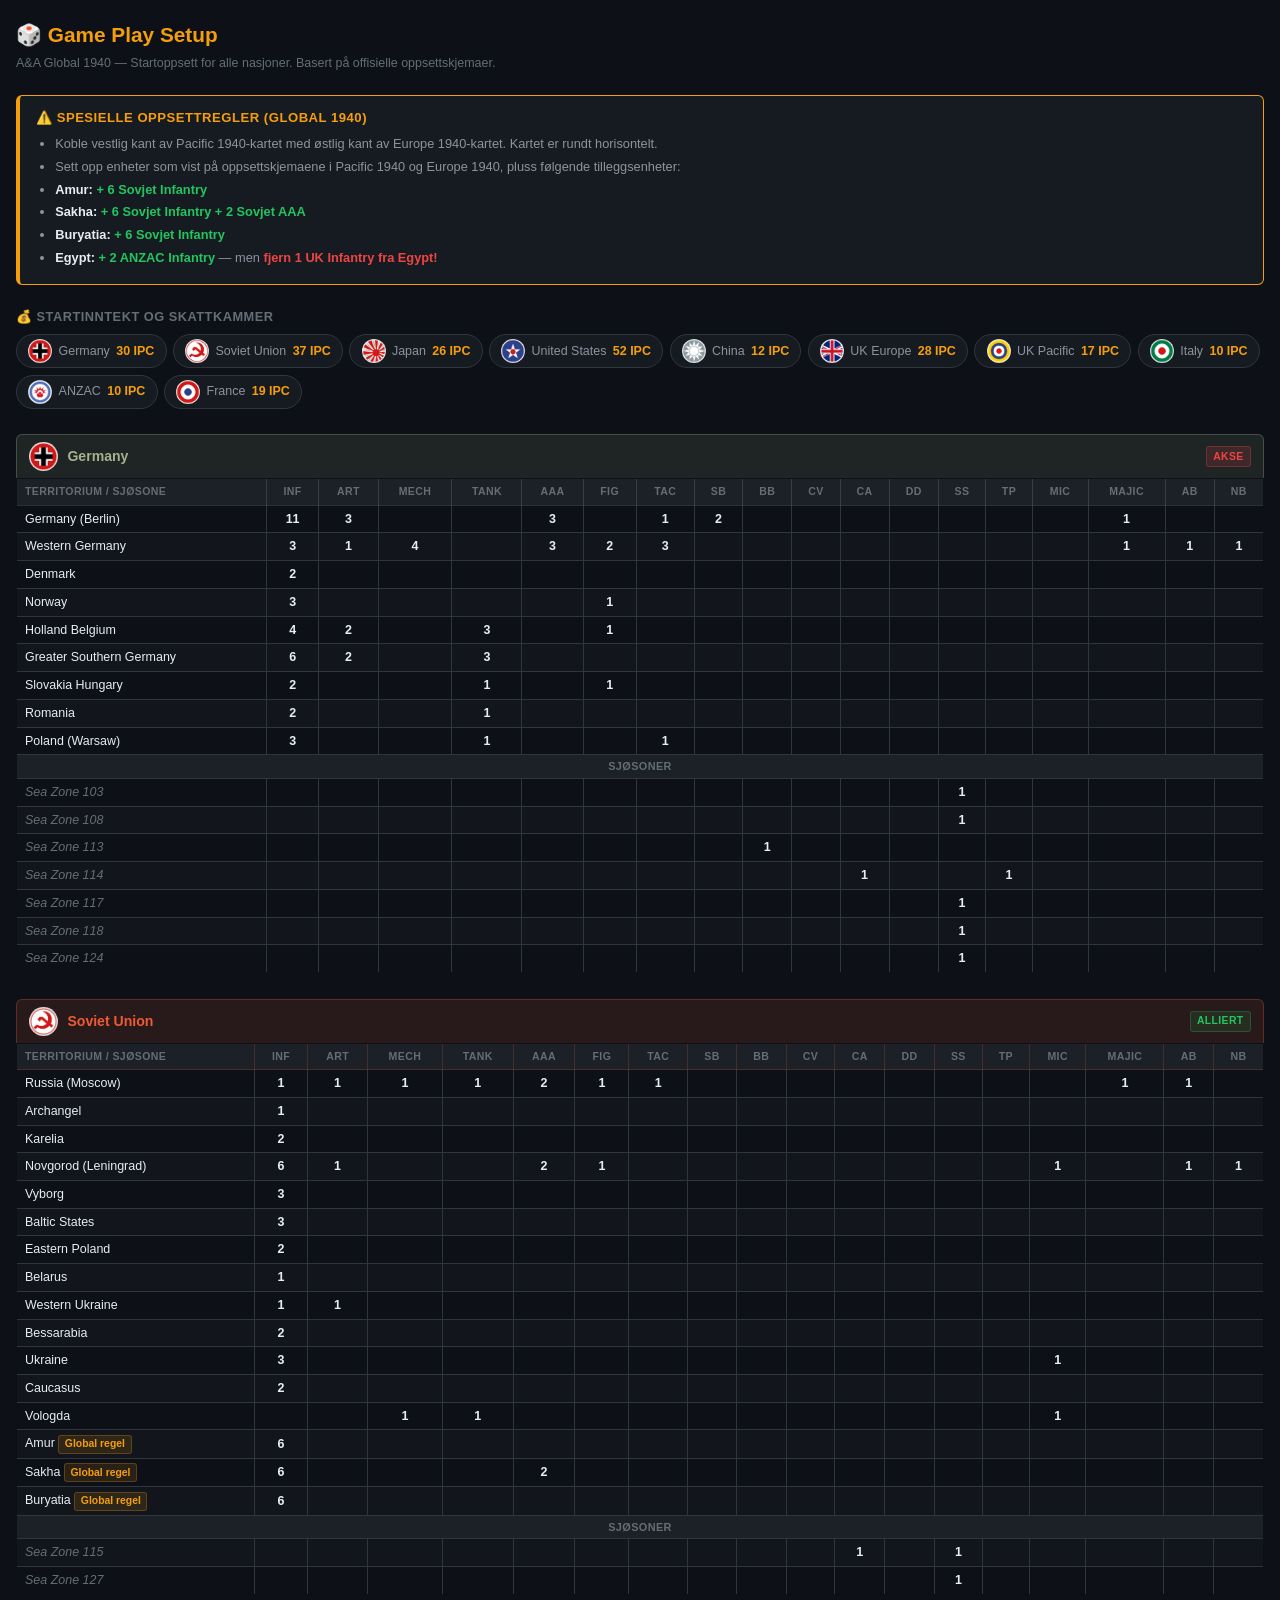
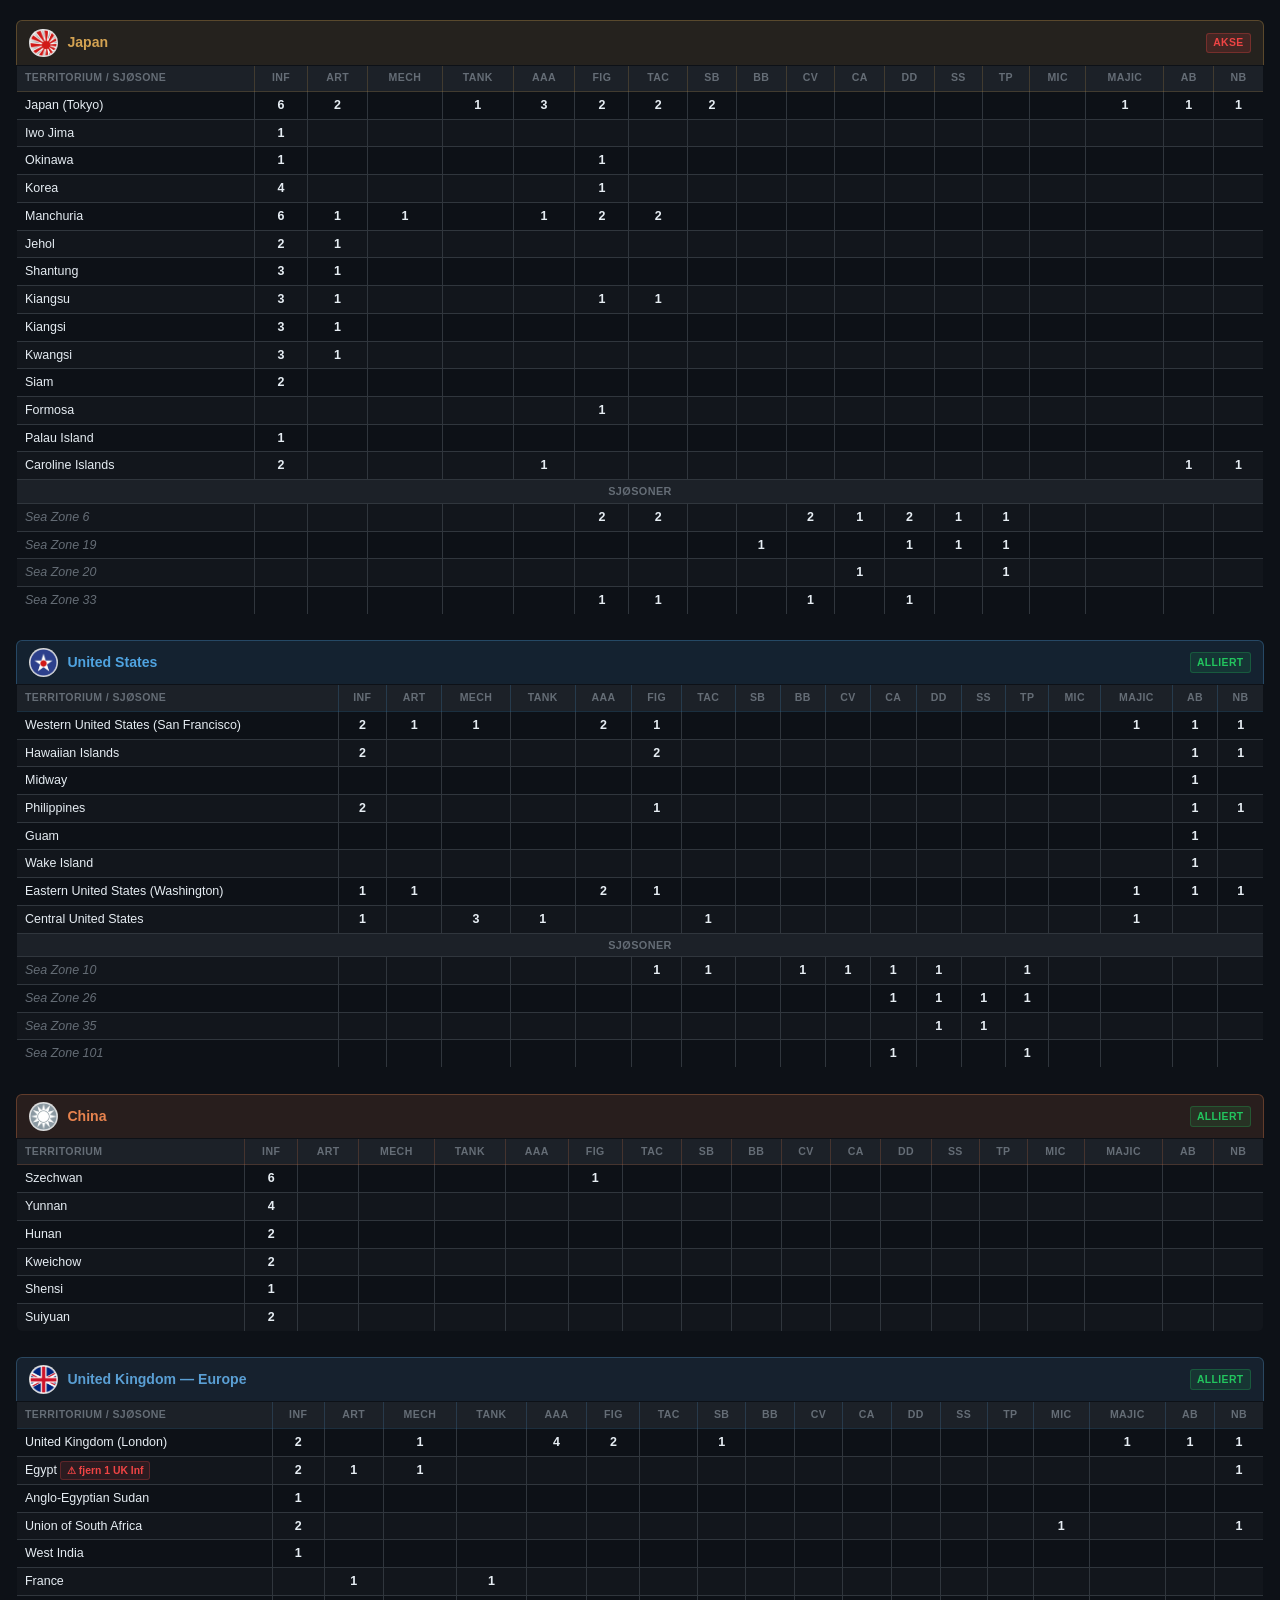
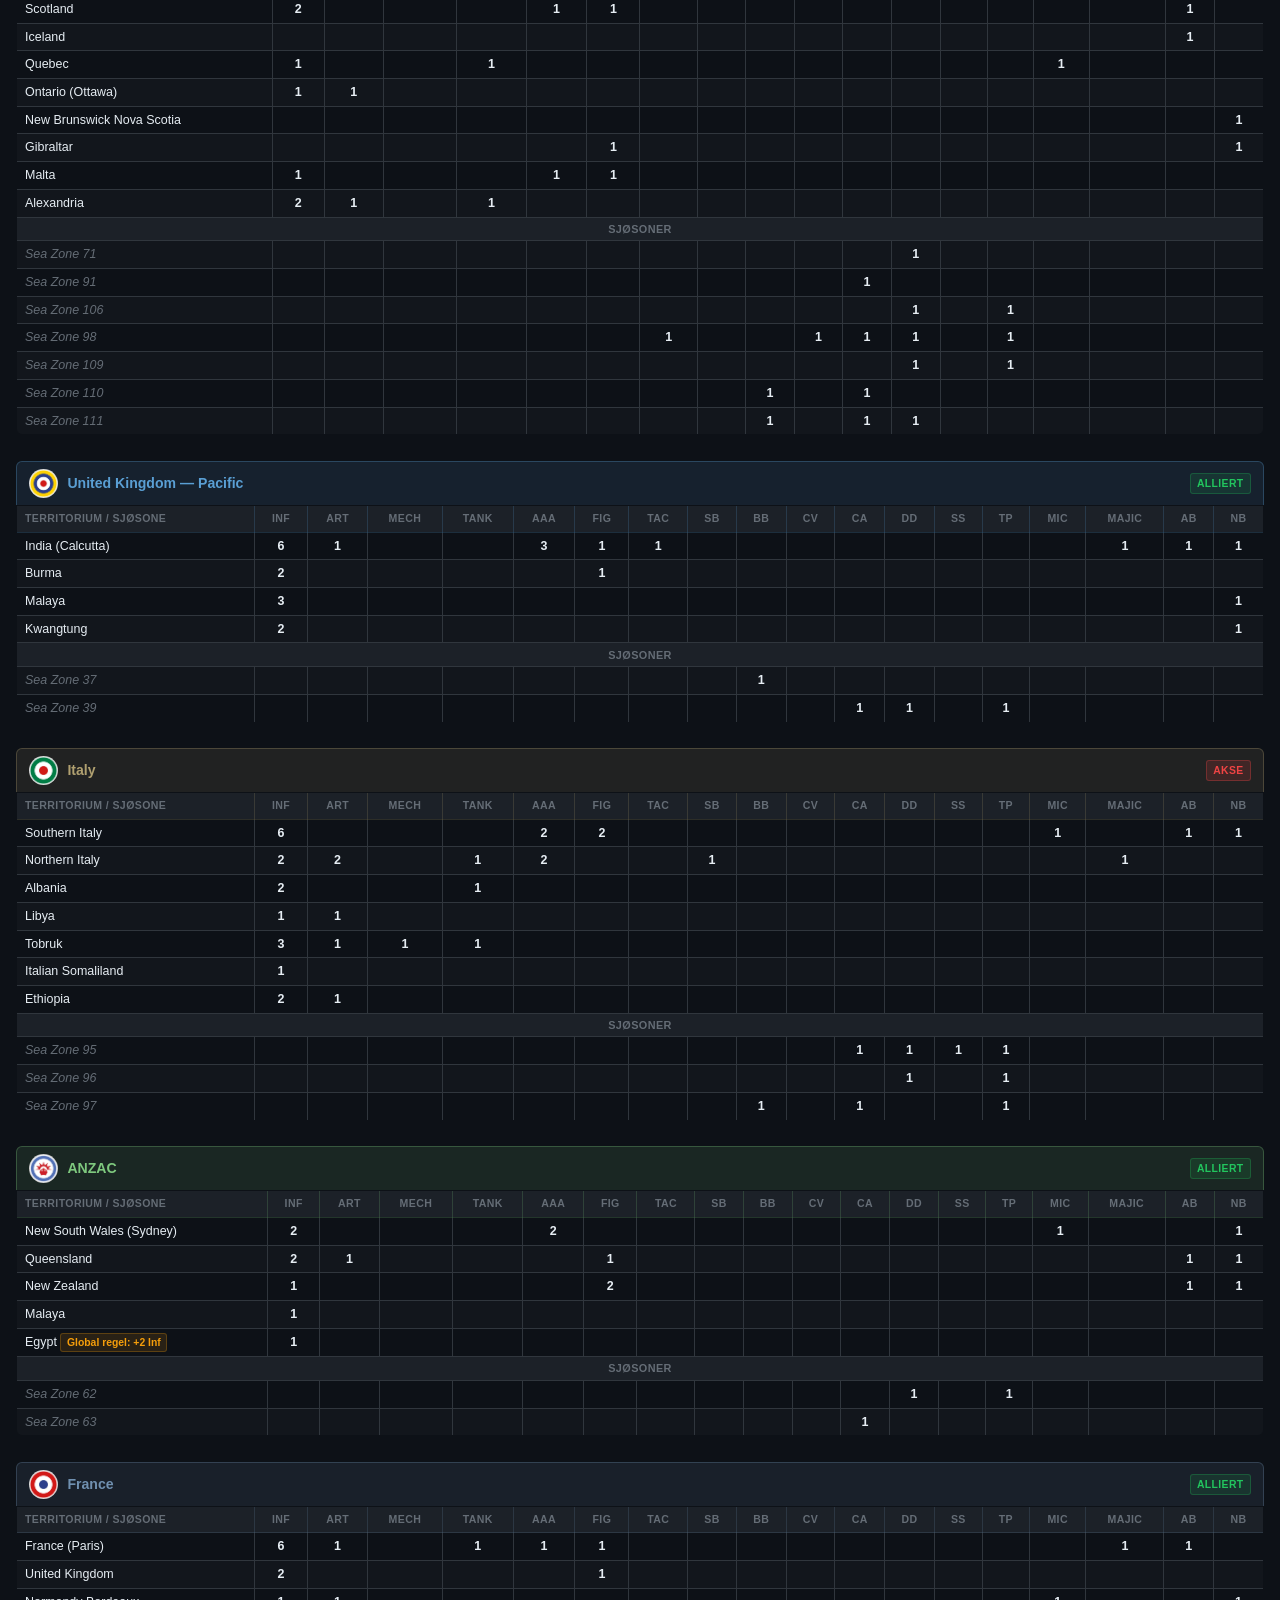
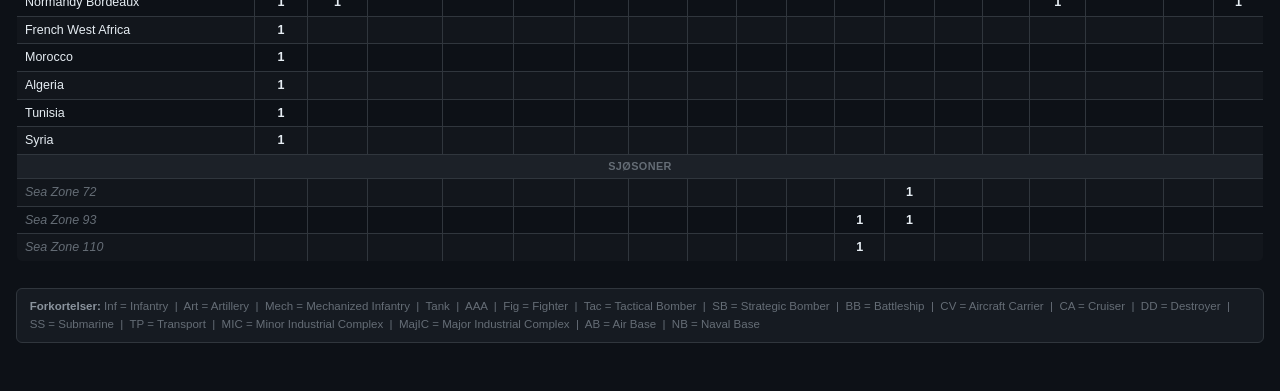
<file: data/setup.html>
<!DOCTYPE html>
<html lang="no">
<head>
  <meta charset="UTF-8">
  <meta name="viewport" content="width=device-width, initial-scale=1.0">
  <title>A&amp;A Global 1940 — Oppsett</title>
  <style>
    :root {
      --bg:         #0d1117;
      --bg2:        #161b22;
      --bg3:        #1c2128;
      --border:     #30363d;
      --text:       #e6edf3;
      --text-dim:   #8b949e;
      --text-muted: #656d76;
      --gold:       #f59e0b;
      --green:      #22c55e;
      --red:        #ef4444;
      --blue:       #58a6ff;
      --radius:     6px;

      /* Nation accent colors */
      --de: #a3b38c; --de-bg: rgba(163,179,140,.12);
      --su: #ef5a35; --su-bg: rgba(239,90,53,.12);
      --jp: #d4a352; --jp-bg: rgba(212,163,82,.12);
      --us: #4fa3e0; --us-bg: rgba(79,163,224,.12);
      --ch: #e8834e; --ch-bg: rgba(232,131,78,.12);
      --uk: #5a9fd4; --uk-bg: rgba(90,159,212,.12);
      --it: #b0a070; --it-bg: rgba(176,160,112,.12);
      --an: #7ec87e; --an-bg: rgba(126,200,126,.12);
      --fr: #7090b0; --fr-bg: rgba(112,144,176,.12);
    }
    *, *::before, *::after { box-sizing: border-box; margin: 0; padding: 0; }
    body {
      background: var(--bg);
      color: var(--text);
      font-family: -apple-system, BlinkMacSystemFont, 'Segoe UI', sans-serif;
      font-size: .85rem;
      line-height: 1.5;
      padding: 1.2rem 1rem 3rem;
    }

    h1 {
      font-size: 1.3rem;
      font-weight: 800;
      color: var(--gold);
      margin-bottom: .2rem;
      display: flex;
      align-items: center;
      gap: .5rem;
    }
    .subtitle { color: var(--text-muted); font-size: .78rem; margin-bottom: 1.4rem; }

    /* ── Special rules callout ─────────── */
    .rules-callout {
      background: var(--bg2);
      border: 1px solid var(--gold);
      border-left: 4px solid var(--gold);
      border-radius: var(--radius);
      padding: .75rem 1rem;
      margin-bottom: 1.4rem;
    }
    .rules-callout h2 {
      font-size: .82rem;
      font-weight: 700;
      color: var(--gold);
      text-transform: uppercase;
      letter-spacing: .5px;
      margin-bottom: .5rem;
    }
    .rules-callout ul { padding-left: 1.2rem; }
    .rules-callout li {
      font-size: .8rem;
      color: var(--text-dim);
      margin-bottom: .3rem;
      line-height: 1.4;
    }
    .rules-callout li strong { color: var(--text); }
    .highlight-red { color: var(--red); font-weight: 700; }
    .highlight-green { color: var(--green); font-weight: 700; }

    /* ── Starting IPC table ─────────────── */
    .ipc-table-wrap { margin-bottom: 1.6rem; }
    .ipc-table-wrap h2 {
      font-size: .8rem;
      font-weight: 700;
      text-transform: uppercase;
      letter-spacing: .5px;
      color: var(--text-muted);
      margin-bottom: .5rem;
    }
    .ipc-grid {
      display: flex;
      flex-wrap: wrap;
      gap: .4rem;
    }
    .ipc-pill {
      display: flex;
      align-items: center;
      gap: .4rem;
      background: var(--bg2);
      border: 1px solid var(--border);
      border-radius: 20px;
      padding: .25rem .7rem;
      font-size: .78rem;
    }
    .ipc-pill .flag { font-size: 1rem; line-height: 1; }
    .ipc-pill .flag img { width: 1.5rem; height: 1.5rem; border-radius: 50%; object-fit: cover; vertical-align: middle; display: block; }
    .ipc-pill .nation-name { color: var(--text-dim); }
    .ipc-pill .ipc-val { font-weight: 700; color: var(--gold); }

    /* ── Nation sections ─────────────────── */
    .nation-section { margin-bottom: 1.6rem; }
    .nation-header {
      display: flex;
      align-items: center;
      gap: .6rem;
      padding: .45rem .75rem;
      border-radius: var(--radius) var(--radius) 0 0;
      border: 1px solid var(--border);
      border-bottom: none;
      font-weight: 700;
      font-size: .88rem;
    }
    .nation-header .flag { font-size: 1.1rem; line-height: 1; }
    .nation-header .flag img { width: 1.8rem; height: 1.8rem; border-radius: 50%; object-fit: cover; vertical-align: middle; display: block; }
    .nation-header .side-badge {
      margin-left: auto;
      font-size: .65rem;
      font-weight: 700;
      text-transform: uppercase;
      letter-spacing: .4px;
      padding: .1rem .4rem;
      border-radius: 3px;
    }
    .axis-badge { background: rgba(239,68,68,.15); color: #ef4444; border: 1px solid rgba(239,68,68,.3); }
    .allied-badge { background: rgba(34,197,94,.12); color: #22c55e; border: 1px solid rgba(34,197,94,.25); }

    /* ── Territory table ─────────────────── */
    .territory-table {
      width: 100%;
      border-collapse: collapse;
      border: 1px solid var(--border);
      border-radius: 0 0 var(--radius) var(--radius);
      overflow: hidden;
      font-size: .78rem;
    }
    .territory-table th {
      background: var(--bg3);
      color: var(--text-muted);
      font-size: .66rem;
      font-weight: 700;
      text-transform: uppercase;
      letter-spacing: .4px;
      padding: .3rem .5rem;
      text-align: center;
      border: 1px solid var(--border);
      white-space: nowrap;
    }
    .territory-table th.col-territory { text-align: left; min-width: 150px; }
    .territory-table td {
      padding: .25rem .5rem;
      border: 1px solid var(--border);
      text-align: center;
      color: var(--text-dim);
    }
    .territory-table td.col-territory {
      text-align: left;
      color: var(--text);
      font-weight: 500;
    }
    .territory-table td.sea-zone { color: var(--text-muted); font-style: italic; }
    .territory-table tr:nth-child(even) td { background: rgba(255,255,255,.02); }
    .territory-table td.unit-val { font-weight: 700; color: var(--text); }
    .territory-table td.global-rule { text-align: left; }
    .global-note {
      display: inline-block;
      background: rgba(245,158,11,.12);
      color: var(--gold);
      border: 1px solid rgba(245,158,11,.25);
      border-radius: 3px;
      padding: .05rem .35rem;
      font-size: .65rem;
      font-weight: 700;
    }
    .special-note {
      display: inline-block;
      background: rgba(239,68,68,.12);
      color: var(--red);
      border: 1px solid rgba(239,68,68,.25);
      border-radius: 3px;
      padding: .05rem .35rem;
      font-size: .65rem;
      font-weight: 700;
    }

    /* Category rows */
    .cat-row td {
      background: var(--bg3) !important;
      color: var(--text-muted);
      font-size: .68rem;
      font-weight: 700;
      text-transform: uppercase;
      letter-spacing: .4px;
      padding: .2rem .5rem;
    }

    /* ── Nation color overrides ─────────── */
    .nation-de .nation-header { background: var(--de-bg); color: var(--de); border-color: rgba(163,179,140,.3); }
    .nation-su .nation-header { background: var(--su-bg); color: var(--su); border-color: rgba(239,90,53,.3); }
    .nation-jp .nation-header { background: var(--jp-bg); color: var(--jp); border-color: rgba(212,163,82,.3); }
    .nation-us .nation-header { background: var(--us-bg); color: var(--us); border-color: rgba(79,163,224,.3); }
    .nation-ch .nation-header { background: var(--ch-bg); color: var(--ch); border-color: rgba(232,131,78,.3); }
    .nation-uk .nation-header { background: var(--uk-bg); color: var(--uk); border-color: rgba(90,159,212,.3); }
    .nation-ukp .nation-header { background: var(--uk-bg); color: var(--uk); border-color: rgba(90,159,212,.3); }
    .nation-it .nation-header { background: var(--it-bg); color: var(--it); border-color: rgba(176,160,112,.3); }
    .nation-an .nation-header { background: var(--an-bg); color: var(--an); border-color: rgba(126,200,126,.3); }
    .nation-fr .nation-header { background: var(--fr-bg); color: var(--fr); border-color: rgba(112,144,176,.3); }

    .nation-de .territory-table,
    .nation-de .territory-table th { border-color: rgba(163,179,140,.2); }
    .nation-su .territory-table,
    .nation-su .territory-table th { border-color: rgba(239,90,53,.2); }
    .nation-jp .territory-table,
    .nation-jp .territory-table th { border-color: rgba(212,163,82,.2); }
    .nation-us .territory-table,
    .nation-us .territory-table th { border-color: rgba(79,163,224,.2); }
    .nation-ch .territory-table,
    .nation-ch .territory-table th { border-color: rgba(232,131,78,.2); }
    .nation-uk .territory-table,
    .nation-uk .territory-table th { border-color: rgba(90,159,212,.2); }
    .nation-ukp .territory-table,
    .nation-ukp .territory-table th { border-color: rgba(90,159,212,.2); }
    .nation-it .territory-table,
    .nation-it .territory-table th { border-color: rgba(176,160,112,.2); }
    .nation-an .territory-table,
    .nation-an .territory-table th { border-color: rgba(126,200,126,.2); }
    .nation-fr .territory-table,
    .nation-fr .territory-table th { border-color: rgba(112,144,176,.2); }

    @media (max-width: 700px) {
      body { padding: .7rem .4rem 2rem; }
      .territory-table { font-size: .7rem; }
      .territory-table th, .territory-table td { padding: .2rem .3rem; }
    }
  </style>
</head>
<body>

<h1>🎲 Game Play Setup</h1>
<p class="subtitle">A&amp;A Global 1940 — Startoppsett for alle nasjoner. Basert på offisielle oppsettskjemaer.</p>

<!-- ── Special rules ──────────────────────────────── -->
<div class="rules-callout">
  <h2>⚠️ Spesielle oppsettregler (Global 1940)</h2>
  <ul>
    <li>Koble vestlig kant av Pacific 1940-kartet med østlig kant av Europe 1940-kartet. Kartet er rundt horisontelt.</li>
    <li>Sett opp enheter som vist på oppsettskjemaene i Pacific 1940 og Europe 1940, pluss følgende tilleggsenheter:</li>
    <li><strong>Amur:</strong> <span class="highlight-green">+ 6 Sovjet Infantry</span></li>
    <li><strong>Sakha:</strong> <span class="highlight-green">+ 6 Sovjet Infantry + 2 Sovjet AAA</span></li>
    <li><strong>Buryatia:</strong> <span class="highlight-green">+ 6 Sovjet Infantry</span></li>
    <li><strong>Egypt:</strong> <span class="highlight-green">+ 2 ANZAC Infantry</span> — men <span class="highlight-red">fjern 1 UK Infantry fra Egypt!</span></li>
  </ul>
</div>

<!-- ── Starting IPC ───────────────────────────────── -->
<div class="ipc-table-wrap">
  <h2>💰 Startinntekt og skattkammer</h2>
  <div class="ipc-grid">
    <div class="ipc-pill"><span class="flag"><img src="Nations_Buttons/germany-symbol.jpg" alt="GER"></span><span class="nation-name">Germany</span><span class="ipc-val">30 IPC</span></div>
    <div class="ipc-pill"><span class="flag"><img src="Nations_Buttons/soviet-union-symbol.jpg" alt="SOV"></span><span class="nation-name">Soviet Union</span><span class="ipc-val">37 IPC</span></div>
    <div class="ipc-pill"><span class="flag"><img src="Nations_Buttons/japan-symbol-axis-allies-sticker.jpg" alt="JAP"></span><span class="nation-name">Japan</span><span class="ipc-val">26 IPC</span></div>
    <div class="ipc-pill"><span class="flag"><img src="Nations_Buttons/usa-symbol.jpg" alt="USA"></span><span class="nation-name">United States</span><span class="ipc-val">52 IPC</span></div>
    <div class="ipc-pill"><span class="flag"><img src="Nations_Buttons/china-symbol.jpg" alt="CHI"></span><span class="nation-name">China</span><span class="ipc-val">12 IPC</span></div>
    <div class="ipc-pill"><span class="flag"><img src="Nations_Buttons/uk-union-jack-symbol.jpg" alt="UKE"></span><span class="nation-name">UK Europe</span><span class="ipc-val">28 IPC</span></div>
    <div class="ipc-pill"><span class="flag"><img src="Nations_Buttons/uk-symbol.jpg" alt="UKP"></span><span class="nation-name">UK Pacific</span><span class="ipc-val">17 IPC</span></div>
    <div class="ipc-pill"><span class="flag"><img src="Nations_Buttons/italy-symbol.jpg" alt="ITA"></span><span class="nation-name">Italy</span><span class="ipc-val">10 IPC</span></div>
    <div class="ipc-pill"><span class="flag"><img src="Nations_Buttons/anzac-symbol.jpg" alt="ANZ"></span><span class="nation-name">ANZAC</span><span class="ipc-val">10 IPC</span></div>
    <div class="ipc-pill"><span class="flag"><img src="Nations_Buttons/france-symbol.jpg" alt="FRA"></span><span class="nation-name">France</span><span class="ipc-val">19 IPC</span></div>
  </div>
</div>

<!-- helper macro: unit columns header -->
<!-- Inf | Art | Mech | Tank | AAA | Fig | Tac | SB | BB | CV | CA | DD | SS | TP | MIC | MajIC | AB | NB -->

<!-- ════════════════════════════════════════════ GERMANY ════ -->
<div class="nation-section nation-de">
  <div class="nation-header">
    <span class="flag"><img src="Nations_Buttons/germany-symbol.jpg" alt="GER"></span> Germany
    <span class="side-badge axis-badge">Akse</span>
  </div>
  <table class="territory-table">
    <thead>
      <tr>
        <th class="col-territory">Territorium / Sjøsone</th>
        <th>Inf</th><th>Art</th><th>Mech</th><th>Tank</th><th>AAA</th>
        <th>Fig</th><th>Tac</th><th>SB</th>
        <th>BB</th><th>CV</th><th>CA</th><th>DD</th><th>SS</th><th>TP</th>
        <th>MIC</th><th>MajIC</th><th>AB</th><th>NB</th>
      </tr>
    </thead>
    <tbody>
      <tr><td class="col-territory">Germany (Berlin)</td><td class="unit-val">11</td><td class="unit-val">3</td><td></td><td></td><td class="unit-val">3</td><td></td><td class="unit-val">1</td><td class="unit-val">2</td><td></td><td></td><td></td><td></td><td></td><td></td><td></td><td class="unit-val">1</td><td></td><td></td></tr>
      <tr><td class="col-territory">Western Germany</td><td class="unit-val">3</td><td class="unit-val">1</td><td class="unit-val">4</td><td></td><td class="unit-val">3</td><td class="unit-val">2</td><td class="unit-val">3</td><td></td><td></td><td></td><td></td><td></td><td></td><td></td><td></td><td class="unit-val">1</td><td class="unit-val">1</td><td class="unit-val">1</td></tr>
      <tr><td class="col-territory">Denmark</td><td class="unit-val">2</td><td></td><td></td><td></td><td></td><td></td><td></td><td></td><td></td><td></td><td></td><td></td><td></td><td></td><td></td><td></td><td></td><td></td></tr>
      <tr><td class="col-territory">Norway</td><td class="unit-val">3</td><td></td><td></td><td></td><td></td><td class="unit-val">1</td><td></td><td></td><td></td><td></td><td></td><td></td><td></td><td></td><td></td><td></td><td></td><td></td></tr>
      <tr><td class="col-territory">Holland Belgium</td><td class="unit-val">4</td><td class="unit-val">2</td><td></td><td class="unit-val">3</td><td></td><td class="unit-val">1</td><td></td><td></td><td></td><td></td><td></td><td></td><td></td><td></td><td></td><td></td><td></td><td></td></tr>
      <tr><td class="col-territory">Greater Southern Germany</td><td class="unit-val">6</td><td class="unit-val">2</td><td></td><td class="unit-val">3</td><td></td><td></td><td></td><td></td><td></td><td></td><td></td><td></td><td></td><td></td><td></td><td></td><td></td><td></td></tr>
      <tr><td class="col-territory">Slovakia Hungary</td><td class="unit-val">2</td><td></td><td></td><td class="unit-val">1</td><td></td><td class="unit-val">1</td><td></td><td></td><td></td><td></td><td></td><td></td><td></td><td></td><td></td><td></td><td></td><td></td></tr>
      <tr><td class="col-territory">Romania</td><td class="unit-val">2</td><td></td><td></td><td class="unit-val">1</td><td></td><td></td><td></td><td></td><td></td><td></td><td></td><td></td><td></td><td></td><td></td><td></td><td></td><td></td></tr>
      <tr><td class="col-territory">Poland (Warsaw)</td><td class="unit-val">3</td><td></td><td></td><td class="unit-val">1</td><td></td><td></td><td class="unit-val">1</td><td></td><td></td><td></td><td></td><td></td><td></td><td></td><td></td><td></td><td></td><td></td></tr>
      <tr class="cat-row"><td colspan="19">Sjøsoner</td></tr>
      <tr><td class="col-territory sea-zone">Sea Zone 103</td><td></td><td></td><td></td><td></td><td></td><td></td><td></td><td></td><td></td><td></td><td></td><td></td><td class="unit-val">1</td><td></td><td></td><td></td><td></td><td></td></tr>
      <tr><td class="col-territory sea-zone">Sea Zone 108</td><td></td><td></td><td></td><td></td><td></td><td></td><td></td><td></td><td></td><td></td><td></td><td></td><td class="unit-val">1</td><td></td><td></td><td></td><td></td><td></td></tr>
      <tr><td class="col-territory sea-zone">Sea Zone 113</td><td></td><td></td><td></td><td></td><td></td><td></td><td></td><td></td><td class="unit-val">1</td><td></td><td></td><td></td><td></td><td></td><td></td><td></td><td></td><td></td></tr>
      <tr><td class="col-territory sea-zone">Sea Zone 114</td><td></td><td></td><td></td><td></td><td></td><td></td><td></td><td></td><td></td><td></td><td class="unit-val">1</td><td></td><td></td><td class="unit-val">1</td><td></td><td></td><td></td><td></td></tr>
      <tr><td class="col-territory sea-zone">Sea Zone 117</td><td></td><td></td><td></td><td></td><td></td><td></td><td></td><td></td><td></td><td></td><td></td><td></td><td class="unit-val">1</td><td></td><td></td><td></td><td></td><td></td></tr>
      <tr><td class="col-territory sea-zone">Sea Zone 118</td><td></td><td></td><td></td><td></td><td></td><td></td><td></td><td></td><td></td><td></td><td></td><td></td><td class="unit-val">1</td><td></td><td></td><td></td><td></td><td></td></tr>
      <tr><td class="col-territory sea-zone">Sea Zone 124</td><td></td><td></td><td></td><td></td><td></td><td></td><td></td><td></td><td></td><td></td><td></td><td></td><td class="unit-val">1</td><td></td><td></td><td></td><td></td><td></td></tr>
    </tbody>
  </table>
</div>

<!-- ════════════════════════════════════════════ SOVIET UNION ════ -->
<div class="nation-section nation-su">
  <div class="nation-header">
    <span class="flag"><img src="Nations_Buttons/soviet-union-symbol.jpg" alt="SOV"></span> Soviet Union
    <span class="side-badge allied-badge">Alliert</span>
  </div>
  <table class="territory-table">
    <thead>
      <tr>
        <th class="col-territory">Territorium / Sjøsone</th>
        <th>Inf</th><th>Art</th><th>Mech</th><th>Tank</th><th>AAA</th>
        <th>Fig</th><th>Tac</th><th>SB</th>
        <th>BB</th><th>CV</th><th>CA</th><th>DD</th><th>SS</th><th>TP</th>
        <th>MIC</th><th>MajIC</th><th>AB</th><th>NB</th>
      </tr>
    </thead>
    <tbody>
      <tr><td class="col-territory">Russia (Moscow)</td><td class="unit-val">1</td><td class="unit-val">1</td><td class="unit-val">1</td><td class="unit-val">1</td><td class="unit-val">2</td><td class="unit-val">1</td><td class="unit-val">1</td><td></td><td></td><td></td><td></td><td></td><td></td><td></td><td></td><td class="unit-val">1</td><td class="unit-val">1</td><td></td></tr>
      <tr><td class="col-territory">Archangel</td><td class="unit-val">1</td><td></td><td></td><td></td><td></td><td></td><td></td><td></td><td></td><td></td><td></td><td></td><td></td><td></td><td></td><td></td><td></td><td></td></tr>
      <tr><td class="col-territory">Karelia</td><td class="unit-val">2</td><td></td><td></td><td></td><td></td><td></td><td></td><td></td><td></td><td></td><td></td><td></td><td></td><td></td><td></td><td></td><td></td><td></td></tr>
      <tr><td class="col-territory">Novgorod (Leningrad)</td><td class="unit-val">6</td><td class="unit-val">1</td><td></td><td></td><td class="unit-val">2</td><td class="unit-val">1</td><td></td><td></td><td></td><td></td><td></td><td></td><td></td><td></td><td class="unit-val">1</td><td></td><td class="unit-val">1</td><td class="unit-val">1</td></tr>
      <tr><td class="col-territory">Vyborg</td><td class="unit-val">3</td><td></td><td></td><td></td><td></td><td></td><td></td><td></td><td></td><td></td><td></td><td></td><td></td><td></td><td></td><td></td><td></td><td></td></tr>
      <tr><td class="col-territory">Baltic States</td><td class="unit-val">3</td><td></td><td></td><td></td><td></td><td></td><td></td><td></td><td></td><td></td><td></td><td></td><td></td><td></td><td></td><td></td><td></td><td></td></tr>
      <tr><td class="col-territory">Eastern Poland</td><td class="unit-val">2</td><td></td><td></td><td></td><td></td><td></td><td></td><td></td><td></td><td></td><td></td><td></td><td></td><td></td><td></td><td></td><td></td><td></td></tr>
      <tr><td class="col-territory">Belarus</td><td class="unit-val">1</td><td></td><td></td><td></td><td></td><td></td><td></td><td></td><td></td><td></td><td></td><td></td><td></td><td></td><td></td><td></td><td></td><td></td></tr>
      <tr><td class="col-territory">Western Ukraine</td><td class="unit-val">1</td><td class="unit-val">1</td><td></td><td></td><td></td><td></td><td></td><td></td><td></td><td></td><td></td><td></td><td></td><td></td><td></td><td></td><td></td><td></td></tr>
      <tr><td class="col-territory">Bessarabia</td><td class="unit-val">2</td><td></td><td></td><td></td><td></td><td></td><td></td><td></td><td></td><td></td><td></td><td></td><td></td><td></td><td></td><td></td><td></td><td></td></tr>
      <tr><td class="col-territory">Ukraine</td><td class="unit-val">3</td><td></td><td></td><td></td><td></td><td></td><td></td><td></td><td></td><td></td><td></td><td></td><td></td><td></td><td class="unit-val">1</td><td></td><td></td><td></td></tr>
      <tr><td class="col-territory">Caucasus</td><td class="unit-val">2</td><td></td><td></td><td></td><td></td><td></td><td></td><td></td><td></td><td></td><td></td><td></td><td></td><td></td><td></td><td></td><td></td><td></td></tr>
      <tr><td class="col-territory">Vologda</td><td></td><td></td><td class="unit-val">1</td><td class="unit-val">1</td><td></td><td></td><td></td><td></td><td></td><td></td><td></td><td></td><td></td><td></td><td class="unit-val">1</td><td></td><td></td><td></td></tr>
      <tr><td class="col-territory">Amur <span class="global-note">Global regel</span></td><td class="unit-val">6</td><td></td><td></td><td></td><td></td><td></td><td></td><td></td><td></td><td></td><td></td><td></td><td></td><td></td><td></td><td></td><td></td><td></td></tr>
      <tr><td class="col-territory">Sakha <span class="global-note">Global regel</span></td><td class="unit-val">6</td><td></td><td></td><td></td><td class="unit-val">2</td><td></td><td></td><td></td><td></td><td></td><td></td><td></td><td></td><td></td><td></td><td></td><td></td><td></td></tr>
      <tr><td class="col-territory">Buryatia <span class="global-note">Global regel</span></td><td class="unit-val">6</td><td></td><td></td><td></td><td></td><td></td><td></td><td></td><td></td><td></td><td></td><td></td><td></td><td></td><td></td><td></td><td></td><td></td></tr>
      <tr class="cat-row"><td colspan="19">Sjøsoner</td></tr>
      <tr><td class="col-territory sea-zone">Sea Zone 115</td><td></td><td></td><td></td><td></td><td></td><td></td><td></td><td></td><td></td><td></td><td class="unit-val">1</td><td></td><td class="unit-val">1</td><td></td><td></td><td></td><td></td><td></td></tr>
      <tr><td class="col-territory sea-zone">Sea Zone 127</td><td></td><td></td><td></td><td></td><td></td><td></td><td></td><td></td><td></td><td></td><td></td><td></td><td class="unit-val">1</td><td></td><td></td><td></td><td></td><td></td></tr>
    </tbody>
  </table>
</div>

<!-- ════════════════════════════════════════════ JAPAN ════ -->
<div class="nation-section nation-jp">
  <div class="nation-header">
    <span class="flag"><img src="Nations_Buttons/japan-symbol-axis-allies-sticker.jpg" alt="JAP"></span> Japan
    <span class="side-badge axis-badge">Akse</span>
  </div>
  <table class="territory-table">
    <thead>
      <tr>
        <th class="col-territory">Territorium / Sjøsone</th>
        <th>Inf</th><th>Art</th><th>Mech</th><th>Tank</th><th>AAA</th>
        <th>Fig</th><th>Tac</th><th>SB</th>
        <th>BB</th><th>CV</th><th>CA</th><th>DD</th><th>SS</th><th>TP</th>
        <th>MIC</th><th>MajIC</th><th>AB</th><th>NB</th>
      </tr>
    </thead>
    <tbody>
      <tr><td class="col-territory">Japan (Tokyo)</td><td class="unit-val">6</td><td class="unit-val">2</td><td></td><td class="unit-val">1</td><td class="unit-val">3</td><td class="unit-val">2</td><td class="unit-val">2</td><td class="unit-val">2</td><td></td><td></td><td></td><td></td><td></td><td></td><td></td><td class="unit-val">1</td><td class="unit-val">1</td><td class="unit-val">1</td></tr>
      <tr><td class="col-territory">Iwo Jima</td><td class="unit-val">1</td><td></td><td></td><td></td><td></td><td></td><td></td><td></td><td></td><td></td><td></td><td></td><td></td><td></td><td></td><td></td><td></td><td></td></tr>
      <tr><td class="col-territory">Okinawa</td><td class="unit-val">1</td><td></td><td></td><td></td><td></td><td class="unit-val">1</td><td></td><td></td><td></td><td></td><td></td><td></td><td></td><td></td><td></td><td></td><td></td><td></td></tr>
      <tr><td class="col-territory">Korea</td><td class="unit-val">4</td><td></td><td></td><td></td><td></td><td class="unit-val">1</td><td></td><td></td><td></td><td></td><td></td><td></td><td></td><td></td><td></td><td></td><td></td><td></td></tr>
      <tr><td class="col-territory">Manchuria</td><td class="unit-val">6</td><td class="unit-val">1</td><td class="unit-val">1</td><td></td><td class="unit-val">1</td><td class="unit-val">2</td><td class="unit-val">2</td><td></td><td></td><td></td><td></td><td></td><td></td><td></td><td></td><td></td><td></td><td></td></tr>
      <tr><td class="col-territory">Jehol</td><td class="unit-val">2</td><td class="unit-val">1</td><td></td><td></td><td></td><td></td><td></td><td></td><td></td><td></td><td></td><td></td><td></td><td></td><td></td><td></td><td></td><td></td></tr>
      <tr><td class="col-territory">Shantung</td><td class="unit-val">3</td><td class="unit-val">1</td><td></td><td></td><td></td><td></td><td></td><td></td><td></td><td></td><td></td><td></td><td></td><td></td><td></td><td></td><td></td><td></td></tr>
      <tr><td class="col-territory">Kiangsu</td><td class="unit-val">3</td><td class="unit-val">1</td><td></td><td></td><td></td><td class="unit-val">1</td><td class="unit-val">1</td><td></td><td></td><td></td><td></td><td></td><td></td><td></td><td></td><td></td><td></td><td></td></tr>
      <tr><td class="col-territory">Kiangsi</td><td class="unit-val">3</td><td class="unit-val">1</td><td></td><td></td><td></td><td></td><td></td><td></td><td></td><td></td><td></td><td></td><td></td><td></td><td></td><td></td><td></td><td></td></tr>
      <tr><td class="col-territory">Kwangsi</td><td class="unit-val">3</td><td class="unit-val">1</td><td></td><td></td><td></td><td></td><td></td><td></td><td></td><td></td><td></td><td></td><td></td><td></td><td></td><td></td><td></td><td></td></tr>
      <tr><td class="col-territory">Siam</td><td class="unit-val">2</td><td></td><td></td><td></td><td></td><td></td><td></td><td></td><td></td><td></td><td></td><td></td><td></td><td></td><td></td><td></td><td></td><td></td></tr>
      <tr><td class="col-territory">Formosa</td><td></td><td></td><td></td><td></td><td></td><td class="unit-val">1</td><td></td><td></td><td></td><td></td><td></td><td></td><td></td><td></td><td></td><td></td><td></td><td></td></tr>
      <tr><td class="col-territory">Palau Island</td><td class="unit-val">1</td><td></td><td></td><td></td><td></td><td></td><td></td><td></td><td></td><td></td><td></td><td></td><td></td><td></td><td></td><td></td><td></td><td></td></tr>
      <tr><td class="col-territory">Caroline Islands</td><td class="unit-val">2</td><td></td><td></td><td></td><td class="unit-val">1</td><td></td><td></td><td></td><td></td><td></td><td></td><td></td><td></td><td></td><td></td><td></td><td class="unit-val">1</td><td class="unit-val">1</td></tr>
      <tr class="cat-row"><td colspan="19">Sjøsoner</td></tr>
      <tr><td class="col-territory sea-zone">Sea Zone 6</td><td></td><td></td><td></td><td></td><td></td><td class="unit-val">2</td><td class="unit-val">2</td><td></td><td></td><td class="unit-val">2</td><td class="unit-val">1</td><td class="unit-val">2</td><td class="unit-val">1</td><td class="unit-val">1</td><td></td><td></td><td></td><td></td></tr>
      <tr><td class="col-territory sea-zone">Sea Zone 19</td><td></td><td></td><td></td><td></td><td></td><td></td><td></td><td></td><td class="unit-val">1</td><td></td><td></td><td class="unit-val">1</td><td class="unit-val">1</td><td class="unit-val">1</td><td></td><td></td><td></td><td></td></tr>
      <tr><td class="col-territory sea-zone">Sea Zone 20</td><td></td><td></td><td></td><td></td><td></td><td></td><td></td><td></td><td></td><td></td><td class="unit-val">1</td><td></td><td></td><td class="unit-val">1</td><td></td><td></td><td></td><td></td></tr>
      <tr><td class="col-territory sea-zone">Sea Zone 33</td><td></td><td></td><td></td><td></td><td></td><td class="unit-val">1</td><td class="unit-val">1</td><td></td><td></td><td class="unit-val">1</td><td></td><td class="unit-val">1</td><td></td><td></td><td></td><td></td><td></td><td></td></tr>
    </tbody>
  </table>
</div>

<!-- ════════════════════════════════════════════ USA ════ -->
<div class="nation-section nation-us">
  <div class="nation-header">
    <span class="flag"><img src="Nations_Buttons/usa-symbol.jpg" alt="USA"></span> United States
    <span class="side-badge allied-badge">Alliert</span>
  </div>
  <table class="territory-table">
    <thead>
      <tr>
        <th class="col-territory">Territorium / Sjøsone</th>
        <th>Inf</th><th>Art</th><th>Mech</th><th>Tank</th><th>AAA</th>
        <th>Fig</th><th>Tac</th><th>SB</th>
        <th>BB</th><th>CV</th><th>CA</th><th>DD</th><th>SS</th><th>TP</th>
        <th>MIC</th><th>MajIC</th><th>AB</th><th>NB</th>
      </tr>
    </thead>
    <tbody>
      <tr><td class="col-territory">Western United States (San Francisco)</td><td class="unit-val">2</td><td class="unit-val">1</td><td class="unit-val">1</td><td></td><td class="unit-val">2</td><td class="unit-val">1</td><td></td><td></td><td></td><td></td><td></td><td></td><td></td><td></td><td></td><td class="unit-val">1</td><td class="unit-val">1</td><td class="unit-val">1</td></tr>
      <tr><td class="col-territory">Hawaiian Islands</td><td class="unit-val">2</td><td></td><td></td><td></td><td></td><td class="unit-val">2</td><td></td><td></td><td></td><td></td><td></td><td></td><td></td><td></td><td></td><td></td><td class="unit-val">1</td><td class="unit-val">1</td></tr>
      <tr><td class="col-territory">Midway</td><td></td><td></td><td></td><td></td><td></td><td></td><td></td><td></td><td></td><td></td><td></td><td></td><td></td><td></td><td></td><td></td><td class="unit-val">1</td><td></td></tr>
      <tr><td class="col-territory">Philippines</td><td class="unit-val">2</td><td></td><td></td><td></td><td></td><td class="unit-val">1</td><td></td><td></td><td></td><td></td><td></td><td></td><td></td><td></td><td></td><td></td><td class="unit-val">1</td><td class="unit-val">1</td></tr>
      <tr><td class="col-territory">Guam</td><td></td><td></td><td></td><td></td><td></td><td></td><td></td><td></td><td></td><td></td><td></td><td></td><td></td><td></td><td></td><td></td><td class="unit-val">1</td><td></td></tr>
      <tr><td class="col-territory">Wake Island</td><td></td><td></td><td></td><td></td><td></td><td></td><td></td><td></td><td></td><td></td><td></td><td></td><td></td><td></td><td></td><td></td><td class="unit-val">1</td><td></td></tr>
      <tr><td class="col-territory">Eastern United States (Washington)</td><td class="unit-val">1</td><td class="unit-val">1</td><td></td><td></td><td class="unit-val">2</td><td class="unit-val">1</td><td></td><td></td><td></td><td></td><td></td><td></td><td></td><td></td><td></td><td class="unit-val">1</td><td class="unit-val">1</td><td class="unit-val">1</td></tr>
      <tr><td class="col-territory">Central United States</td><td class="unit-val">1</td><td></td><td class="unit-val">3</td><td class="unit-val">1</td><td></td><td></td><td class="unit-val">1</td><td></td><td></td><td></td><td></td><td></td><td></td><td></td><td></td><td class="unit-val">1</td><td></td><td></td></tr>
      <tr class="cat-row"><td colspan="19">Sjøsoner</td></tr>
      <tr><td class="col-territory sea-zone">Sea Zone 10</td><td></td><td></td><td></td><td></td><td></td><td class="unit-val">1</td><td class="unit-val">1</td><td></td><td class="unit-val">1</td><td class="unit-val">1</td><td class="unit-val">1</td><td class="unit-val">1</td><td></td><td class="unit-val">1</td><td></td><td></td><td></td><td></td></tr>
      <tr><td class="col-territory sea-zone">Sea Zone 26</td><td></td><td></td><td></td><td></td><td></td><td></td><td></td><td></td><td></td><td></td><td class="unit-val">1</td><td class="unit-val">1</td><td class="unit-val">1</td><td class="unit-val">1</td><td></td><td></td><td></td><td></td></tr>
      <tr><td class="col-territory sea-zone">Sea Zone 35</td><td></td><td></td><td></td><td></td><td></td><td></td><td></td><td></td><td></td><td></td><td></td><td class="unit-val">1</td><td class="unit-val">1</td><td></td><td></td><td></td><td></td><td></td></tr>
      <tr><td class="col-territory sea-zone">Sea Zone 101</td><td></td><td></td><td></td><td></td><td></td><td></td><td></td><td></td><td></td><td></td><td class="unit-val">1</td><td></td><td></td><td class="unit-val">1</td><td></td><td></td><td></td><td></td></tr>
    </tbody>
  </table>
</div>

<!-- ════════════════════════════════════════════ CHINA ════ -->
<div class="nation-section nation-ch">
  <div class="nation-header">
    <span class="flag"><img src="Nations_Buttons/china-symbol.jpg" alt="CHI"></span> China
    <span class="side-badge allied-badge">Alliert</span>
  </div>
  <table class="territory-table">
    <thead>
      <tr>
        <th class="col-territory">Territorium</th>
        <th>Inf</th><th>Art</th><th>Mech</th><th>Tank</th><th>AAA</th>
        <th>Fig</th><th>Tac</th><th>SB</th>
        <th>BB</th><th>CV</th><th>CA</th><th>DD</th><th>SS</th><th>TP</th>
        <th>MIC</th><th>MajIC</th><th>AB</th><th>NB</th>
      </tr>
    </thead>
    <tbody>
      <tr><td class="col-territory">Szechwan</td><td class="unit-val">6</td><td></td><td></td><td></td><td></td><td class="unit-val">1</td><td></td><td></td><td></td><td></td><td></td><td></td><td></td><td></td><td></td><td></td><td></td><td></td></tr>
      <tr><td class="col-territory">Yunnan</td><td class="unit-val">4</td><td></td><td></td><td></td><td></td><td></td><td></td><td></td><td></td><td></td><td></td><td></td><td></td><td></td><td></td><td></td><td></td><td></td></tr>
      <tr><td class="col-territory">Hunan</td><td class="unit-val">2</td><td></td><td></td><td></td><td></td><td></td><td></td><td></td><td></td><td></td><td></td><td></td><td></td><td></td><td></td><td></td><td></td><td></td></tr>
      <tr><td class="col-territory">Kweichow</td><td class="unit-val">2</td><td></td><td></td><td></td><td></td><td></td><td></td><td></td><td></td><td></td><td></td><td></td><td></td><td></td><td></td><td></td><td></td><td></td></tr>
      <tr><td class="col-territory">Shensi</td><td class="unit-val">1</td><td></td><td></td><td></td><td></td><td></td><td></td><td></td><td></td><td></td><td></td><td></td><td></td><td></td><td></td><td></td><td></td><td></td></tr>
      <tr><td class="col-territory">Suiyuan</td><td class="unit-val">2</td><td></td><td></td><td></td><td></td><td></td><td></td><td></td><td></td><td></td><td></td><td></td><td></td><td></td><td></td><td></td><td></td><td></td></tr>
    </tbody>
  </table>
</div>

<!-- ════════════════════════════════════════════ UK EUROPE ════ -->
<div class="nation-section nation-uk">
  <div class="nation-header">
    <span class="flag"><img src="Nations_Buttons/uk-union-jack-symbol.jpg" alt="UKE"></span> United Kingdom — Europe
    <span class="side-badge allied-badge">Alliert</span>
  </div>
  <table class="territory-table">
    <thead>
      <tr>
        <th class="col-territory">Territorium / Sjøsone</th>
        <th>Inf</th><th>Art</th><th>Mech</th><th>Tank</th><th>AAA</th>
        <th>Fig</th><th>Tac</th><th>SB</th>
        <th>BB</th><th>CV</th><th>CA</th><th>DD</th><th>SS</th><th>TP</th>
        <th>MIC</th><th>MajIC</th><th>AB</th><th>NB</th>
      </tr>
    </thead>
    <tbody>
      <tr><td class="col-territory">United Kingdom (London)</td><td class="unit-val">2</td><td></td><td class="unit-val">1</td><td></td><td class="unit-val">4</td><td class="unit-val">2</td><td></td><td class="unit-val">1</td><td></td><td></td><td></td><td></td><td></td><td></td><td></td><td class="unit-val">1</td><td class="unit-val">1</td><td class="unit-val">1</td></tr>
      <tr><td class="col-territory">Egypt <span class="special-note">⚠ fjern 1 UK Inf</span></td><td class="unit-val">2</td><td class="unit-val">1</td><td class="unit-val">1</td><td></td><td></td><td></td><td></td><td></td><td></td><td></td><td></td><td></td><td></td><td></td><td></td><td></td><td></td><td class="unit-val">1</td></tr>
      <tr><td class="col-territory">Anglo-Egyptian Sudan</td><td class="unit-val">1</td><td></td><td></td><td></td><td></td><td></td><td></td><td></td><td></td><td></td><td></td><td></td><td></td><td></td><td></td><td></td><td></td><td></td></tr>
      <tr><td class="col-territory">Union of South Africa</td><td class="unit-val">2</td><td></td><td></td><td></td><td></td><td></td><td></td><td></td><td></td><td></td><td></td><td></td><td></td><td></td><td class="unit-val">1</td><td></td><td></td><td class="unit-val">1</td></tr>
      <tr><td class="col-territory">West India</td><td class="unit-val">1</td><td></td><td></td><td></td><td></td><td></td><td></td><td></td><td></td><td></td><td></td><td></td><td></td><td></td><td></td><td></td><td></td><td></td></tr>
      <tr><td class="col-territory">France</td><td></td><td class="unit-val">1</td><td></td><td class="unit-val">1</td><td></td><td></td><td></td><td></td><td></td><td></td><td></td><td></td><td></td><td></td><td></td><td></td><td></td><td></td></tr>
      <tr><td class="col-territory">Scotland</td><td class="unit-val">2</td><td></td><td></td><td></td><td class="unit-val">1</td><td class="unit-val">1</td><td></td><td></td><td></td><td></td><td></td><td></td><td></td><td></td><td></td><td></td><td class="unit-val">1</td><td></td></tr>
      <tr><td class="col-territory">Iceland</td><td></td><td></td><td></td><td></td><td></td><td></td><td></td><td></td><td></td><td></td><td></td><td></td><td></td><td></td><td></td><td></td><td class="unit-val">1</td><td></td></tr>
      <tr><td class="col-territory">Quebec</td><td class="unit-val">1</td><td></td><td></td><td class="unit-val">1</td><td></td><td></td><td></td><td></td><td></td><td></td><td></td><td></td><td></td><td></td><td class="unit-val">1</td><td></td><td></td><td></td></tr>
      <tr><td class="col-territory">Ontario (Ottawa)</td><td class="unit-val">1</td><td class="unit-val">1</td><td></td><td></td><td></td><td></td><td></td><td></td><td></td><td></td><td></td><td></td><td></td><td></td><td></td><td></td><td></td><td></td></tr>
      <tr><td class="col-territory">New Brunswick Nova Scotia</td><td></td><td></td><td></td><td></td><td></td><td></td><td></td><td></td><td></td><td></td><td></td><td></td><td></td><td></td><td></td><td></td><td></td><td class="unit-val">1</td></tr>
      <tr><td class="col-territory">Gibraltar</td><td></td><td></td><td></td><td></td><td></td><td class="unit-val">1</td><td></td><td></td><td></td><td></td><td></td><td></td><td></td><td></td><td></td><td></td><td></td><td class="unit-val">1</td></tr>
      <tr><td class="col-territory">Malta</td><td class="unit-val">1</td><td></td><td></td><td></td><td class="unit-val">1</td><td class="unit-val">1</td><td></td><td></td><td></td><td></td><td></td><td></td><td></td><td></td><td></td><td></td><td></td><td></td></tr>
      <tr><td class="col-territory">Alexandria</td><td class="unit-val">2</td><td class="unit-val">1</td><td></td><td class="unit-val">1</td><td></td><td></td><td></td><td></td><td></td><td></td><td></td><td></td><td></td><td></td><td></td><td></td><td></td><td></td></tr>
      <tr class="cat-row"><td colspan="19">Sjøsoner</td></tr>
      <tr><td class="col-territory sea-zone">Sea Zone 71</td><td></td><td></td><td></td><td></td><td></td><td></td><td></td><td></td><td></td><td></td><td></td><td class="unit-val">1</td><td></td><td></td><td></td><td></td><td></td><td></td></tr>
      <tr><td class="col-territory sea-zone">Sea Zone 91</td><td></td><td></td><td></td><td></td><td></td><td></td><td></td><td></td><td></td><td></td><td class="unit-val">1</td><td></td><td></td><td></td><td></td><td></td><td></td><td></td></tr>
      <tr><td class="col-territory sea-zone">Sea Zone 106</td><td></td><td></td><td></td><td></td><td></td><td></td><td></td><td></td><td></td><td></td><td></td><td class="unit-val">1</td><td></td><td class="unit-val">1</td><td></td><td></td><td></td><td></td></tr>
      <tr><td class="col-territory sea-zone">Sea Zone 98</td><td></td><td></td><td></td><td></td><td></td><td></td><td class="unit-val">1</td><td></td><td></td><td class="unit-val">1</td><td class="unit-val">1</td><td class="unit-val">1</td><td></td><td class="unit-val">1</td><td></td><td></td><td></td><td></td></tr>
      <tr><td class="col-territory sea-zone">Sea Zone 109</td><td></td><td></td><td></td><td></td><td></td><td></td><td></td><td></td><td></td><td></td><td></td><td class="unit-val">1</td><td></td><td class="unit-val">1</td><td></td><td></td><td></td><td></td></tr>
      <tr><td class="col-territory sea-zone">Sea Zone 110</td><td></td><td></td><td></td><td></td><td></td><td></td><td></td><td></td><td class="unit-val">1</td><td></td><td class="unit-val">1</td><td></td><td></td><td></td><td></td><td></td><td></td><td></td></tr>
      <tr><td class="col-territory sea-zone">Sea Zone 111</td><td></td><td></td><td></td><td></td><td></td><td></td><td></td><td></td><td class="unit-val">1</td><td></td><td class="unit-val">1</td><td class="unit-val">1</td><td></td><td></td><td></td><td></td><td></td><td></td></tr>
    </tbody>
  </table>
</div>

<!-- ════════════════════════════════════════════ UK PACIFIC ════ -->
<div class="nation-section nation-ukp">
  <div class="nation-header">
    <span class="flag"><img src="Nations_Buttons/uk-symbol.jpg" alt="UKP"></span> United Kingdom — Pacific
    <span class="side-badge allied-badge">Alliert</span>
  </div>
  <table class="territory-table">
    <thead>
      <tr>
        <th class="col-territory">Territorium / Sjøsone</th>
        <th>Inf</th><th>Art</th><th>Mech</th><th>Tank</th><th>AAA</th>
        <th>Fig</th><th>Tac</th><th>SB</th>
        <th>BB</th><th>CV</th><th>CA</th><th>DD</th><th>SS</th><th>TP</th>
        <th>MIC</th><th>MajIC</th><th>AB</th><th>NB</th>
      </tr>
    </thead>
    <tbody>
      <tr><td class="col-territory">India (Calcutta)</td><td class="unit-val">6</td><td class="unit-val">1</td><td></td><td></td><td class="unit-val">3</td><td class="unit-val">1</td><td class="unit-val">1</td><td></td><td></td><td></td><td></td><td></td><td></td><td></td><td></td><td class="unit-val">1</td><td class="unit-val">1</td><td class="unit-val">1</td></tr>
      <tr><td class="col-territory">Burma</td><td class="unit-val">2</td><td></td><td></td><td></td><td></td><td class="unit-val">1</td><td></td><td></td><td></td><td></td><td></td><td></td><td></td><td></td><td></td><td></td><td></td><td></td></tr>
      <tr><td class="col-territory">Malaya</td><td class="unit-val">3</td><td></td><td></td><td></td><td></td><td></td><td></td><td></td><td></td><td></td><td></td><td></td><td></td><td></td><td></td><td></td><td></td><td class="unit-val">1</td></tr>
      <tr><td class="col-territory">Kwangtung</td><td class="unit-val">2</td><td></td><td></td><td></td><td></td><td></td><td></td><td></td><td></td><td></td><td></td><td></td><td></td><td></td><td></td><td></td><td></td><td class="unit-val">1</td></tr>
      <tr class="cat-row"><td colspan="19">Sjøsoner</td></tr>
      <tr><td class="col-territory sea-zone">Sea Zone 37</td><td></td><td></td><td></td><td></td><td></td><td></td><td></td><td></td><td class="unit-val">1</td><td></td><td></td><td></td><td></td><td></td><td></td><td></td><td></td><td></td></tr>
      <tr><td class="col-territory sea-zone">Sea Zone 39</td><td></td><td></td><td></td><td></td><td></td><td></td><td></td><td></td><td></td><td></td><td class="unit-val">1</td><td class="unit-val">1</td><td></td><td class="unit-val">1</td><td></td><td></td><td></td><td></td></tr>
    </tbody>
  </table>
</div>

<!-- ════════════════════════════════════════════ ITALY ════ -->
<div class="nation-section nation-it">
  <div class="nation-header">
    <span class="flag"><img src="Nations_Buttons/italy-symbol.jpg" alt="ITA"></span> Italy
    <span class="side-badge axis-badge">Akse</span>
  </div>
  <table class="territory-table">
    <thead>
      <tr>
        <th class="col-territory">Territorium / Sjøsone</th>
        <th>Inf</th><th>Art</th><th>Mech</th><th>Tank</th><th>AAA</th>
        <th>Fig</th><th>Tac</th><th>SB</th>
        <th>BB</th><th>CV</th><th>CA</th><th>DD</th><th>SS</th><th>TP</th>
        <th>MIC</th><th>MajIC</th><th>AB</th><th>NB</th>
      </tr>
    </thead>
    <tbody>
      <tr><td class="col-territory">Southern Italy</td><td class="unit-val">6</td><td></td><td></td><td></td><td class="unit-val">2</td><td class="unit-val">2</td><td></td><td></td><td></td><td></td><td></td><td></td><td></td><td></td><td class="unit-val">1</td><td></td><td class="unit-val">1</td><td class="unit-val">1</td></tr>
      <tr><td class="col-territory">Northern Italy</td><td class="unit-val">2</td><td class="unit-val">2</td><td></td><td class="unit-val">1</td><td class="unit-val">2</td><td></td><td></td><td class="unit-val">1</td><td></td><td></td><td></td><td></td><td></td><td></td><td></td><td class="unit-val">1</td><td></td><td></td></tr>
      <tr><td class="col-territory">Albania</td><td class="unit-val">2</td><td></td><td></td><td class="unit-val">1</td><td></td><td></td><td></td><td></td><td></td><td></td><td></td><td></td><td></td><td></td><td></td><td></td><td></td><td></td></tr>
      <tr><td class="col-territory">Libya</td><td class="unit-val">1</td><td class="unit-val">1</td><td></td><td></td><td></td><td></td><td></td><td></td><td></td><td></td><td></td><td></td><td></td><td></td><td></td><td></td><td></td><td></td></tr>
      <tr><td class="col-territory">Tobruk</td><td class="unit-val">3</td><td class="unit-val">1</td><td class="unit-val">1</td><td class="unit-val">1</td><td></td><td></td><td></td><td></td><td></td><td></td><td></td><td></td><td></td><td></td><td></td><td></td><td></td><td></td></tr>
      <tr><td class="col-territory">Italian Somaliland</td><td class="unit-val">1</td><td></td><td></td><td></td><td></td><td></td><td></td><td></td><td></td><td></td><td></td><td></td><td></td><td></td><td></td><td></td><td></td><td></td></tr>
      <tr><td class="col-territory">Ethiopia</td><td class="unit-val">2</td><td class="unit-val">1</td><td></td><td></td><td></td><td></td><td></td><td></td><td></td><td></td><td></td><td></td><td></td><td></td><td></td><td></td><td></td><td></td></tr>
      <tr class="cat-row"><td colspan="19">Sjøsoner</td></tr>
      <tr><td class="col-territory sea-zone">Sea Zone 95</td><td></td><td></td><td></td><td></td><td></td><td></td><td></td><td></td><td></td><td></td><td class="unit-val">1</td><td class="unit-val">1</td><td class="unit-val">1</td><td class="unit-val">1</td><td></td><td></td><td></td><td></td></tr>
      <tr><td class="col-territory sea-zone">Sea Zone 96</td><td></td><td></td><td></td><td></td><td></td><td></td><td></td><td></td><td></td><td></td><td></td><td class="unit-val">1</td><td></td><td class="unit-val">1</td><td></td><td></td><td></td><td></td></tr>
      <tr><td class="col-territory sea-zone">Sea Zone 97</td><td></td><td></td><td></td><td></td><td></td><td></td><td></td><td></td><td class="unit-val">1</td><td></td><td class="unit-val">1</td><td></td><td></td><td class="unit-val">1</td><td></td><td></td><td></td><td></td></tr>
    </tbody>
  </table>
</div>

<!-- ════════════════════════════════════════════ ANZAC ════ -->
<div class="nation-section nation-an">
  <div class="nation-header">
    <span class="flag"><img src="Nations_Buttons/anzac-symbol.jpg" alt="ANZ"></span> ANZAC
    <span class="side-badge allied-badge">Alliert</span>
  </div>
  <table class="territory-table">
    <thead>
      <tr>
        <th class="col-territory">Territorium / Sjøsone</th>
        <th>Inf</th><th>Art</th><th>Mech</th><th>Tank</th><th>AAA</th>
        <th>Fig</th><th>Tac</th><th>SB</th>
        <th>BB</th><th>CV</th><th>CA</th><th>DD</th><th>SS</th><th>TP</th>
        <th>MIC</th><th>MajIC</th><th>AB</th><th>NB</th>
      </tr>
    </thead>
    <tbody>
      <tr><td class="col-territory">New South Wales (Sydney)</td><td class="unit-val">2</td><td></td><td></td><td></td><td class="unit-val">2</td><td></td><td></td><td></td><td></td><td></td><td></td><td></td><td></td><td></td><td class="unit-val">1</td><td></td><td></td><td class="unit-val">1</td></tr>
      <tr><td class="col-territory">Queensland</td><td class="unit-val">2</td><td class="unit-val">1</td><td></td><td></td><td></td><td class="unit-val">1</td><td></td><td></td><td></td><td></td><td></td><td></td><td></td><td></td><td></td><td></td><td class="unit-val">1</td><td class="unit-val">1</td></tr>
      <tr><td class="col-territory">New Zealand</td><td class="unit-val">1</td><td></td><td></td><td></td><td></td><td class="unit-val">2</td><td></td><td></td><td></td><td></td><td></td><td></td><td></td><td></td><td></td><td></td><td class="unit-val">1</td><td class="unit-val">1</td></tr>
      <tr><td class="col-territory">Malaya</td><td class="unit-val">1</td><td></td><td></td><td></td><td></td><td></td><td></td><td></td><td></td><td></td><td></td><td></td><td></td><td></td><td></td><td></td><td></td><td></td></tr>
      <tr><td class="col-territory">Egypt <span class="global-note">Global regel: +2 Inf</span></td><td class="unit-val">1</td><td></td><td></td><td></td><td></td><td></td><td></td><td></td><td></td><td></td><td></td><td></td><td></td><td></td><td></td><td></td><td></td><td></td></tr>
      <tr class="cat-row"><td colspan="19">Sjøsoner</td></tr>
      <tr><td class="col-territory sea-zone">Sea Zone 62</td><td></td><td></td><td></td><td></td><td></td><td></td><td></td><td></td><td></td><td></td><td></td><td class="unit-val">1</td><td></td><td class="unit-val">1</td><td></td><td></td><td></td><td></td></tr>
      <tr><td class="col-territory sea-zone">Sea Zone 63</td><td></td><td></td><td></td><td></td><td></td><td></td><td></td><td></td><td></td><td></td><td class="unit-val">1</td><td></td><td></td><td></td><td></td><td></td><td></td><td></td></tr>
    </tbody>
  </table>
</div>

<!-- ════════════════════════════════════════════ FRANCE ════ -->
<div class="nation-section nation-fr">
  <div class="nation-header">
    <span class="flag"><img src="Nations_Buttons/france-symbol.jpg" alt="FRA"></span> France
    <span class="side-badge allied-badge">Alliert</span>
  </div>
  <table class="territory-table">
    <thead>
      <tr>
        <th class="col-territory">Territorium / Sjøsone</th>
        <th>Inf</th><th>Art</th><th>Mech</th><th>Tank</th><th>AAA</th>
        <th>Fig</th><th>Tac</th><th>SB</th>
        <th>BB</th><th>CV</th><th>CA</th><th>DD</th><th>SS</th><th>TP</th>
        <th>MIC</th><th>MajIC</th><th>AB</th><th>NB</th>
      </tr>
    </thead>
    <tbody>
      <tr><td class="col-territory">France (Paris)</td><td class="unit-val">6</td><td class="unit-val">1</td><td></td><td class="unit-val">1</td><td class="unit-val">1</td><td class="unit-val">1</td><td></td><td></td><td></td><td></td><td></td><td></td><td></td><td></td><td></td><td class="unit-val">1</td><td class="unit-val">1</td><td></td></tr>
      <tr><td class="col-territory">United Kingdom</td><td class="unit-val">2</td><td></td><td></td><td></td><td></td><td class="unit-val">1</td><td></td><td></td><td></td><td></td><td></td><td></td><td></td><td></td><td></td><td></td><td></td><td></td></tr>
      <tr><td class="col-territory">Normandy Bordeaux</td><td class="unit-val">1</td><td class="unit-val">1</td><td></td><td></td><td></td><td></td><td></td><td></td><td></td><td></td><td></td><td></td><td></td><td></td><td class="unit-val">1</td><td></td><td></td><td class="unit-val">1</td></tr>
      <tr><td class="col-territory">French West Africa</td><td class="unit-val">1</td><td></td><td></td><td></td><td></td><td></td><td></td><td></td><td></td><td></td><td></td><td></td><td></td><td></td><td></td><td></td><td></td><td></td></tr>
      <tr><td class="col-territory">Morocco</td><td class="unit-val">1</td><td></td><td></td><td></td><td></td><td></td><td></td><td></td><td></td><td></td><td></td><td></td><td></td><td></td><td></td><td></td><td></td><td></td></tr>
      <tr><td class="col-territory">Algeria</td><td class="unit-val">1</td><td></td><td></td><td></td><td></td><td></td><td></td><td></td><td></td><td></td><td></td><td></td><td></td><td></td><td></td><td></td><td></td><td></td></tr>
      <tr><td class="col-territory">Tunisia</td><td class="unit-val">1</td><td></td><td></td><td></td><td></td><td></td><td></td><td></td><td></td><td></td><td></td><td></td><td></td><td></td><td></td><td></td><td></td><td></td></tr>
      <tr><td class="col-territory">Syria</td><td class="unit-val">1</td><td></td><td></td><td></td><td></td><td></td><td></td><td></td><td></td><td></td><td></td><td></td><td></td><td></td><td></td><td></td><td></td><td></td></tr>
      <tr class="cat-row"><td colspan="19">Sjøsoner</td></tr>
      <tr><td class="col-territory sea-zone">Sea Zone 72</td><td></td><td></td><td></td><td></td><td></td><td></td><td></td><td></td><td></td><td></td><td></td><td class="unit-val">1</td><td></td><td></td><td></td><td></td><td></td><td></td></tr>
      <tr><td class="col-territory sea-zone">Sea Zone 93</td><td></td><td></td><td></td><td></td><td></td><td></td><td></td><td></td><td></td><td></td><td class="unit-val">1</td><td class="unit-val">1</td><td></td><td></td><td></td><td></td><td></td><td></td></tr>
      <tr><td class="col-territory sea-zone">Sea Zone 110</td><td></td><td></td><td></td><td></td><td></td><td></td><td></td><td></td><td></td><td></td><td class="unit-val">1</td><td></td><td></td><td></td><td></td><td></td><td></td><td></td></tr>
    </tbody>
  </table>
</div>

<!-- ── Legend ────────────────────────────────── -->
<div style="margin-top:1.5rem;padding:.6rem .8rem;background:var(--bg2);border:1px solid var(--border);border-radius:var(--radius);font-size:.72rem;color:var(--text-muted);">
  <strong style="color:var(--text-dim)">Forkortelser:</strong>
  Inf = Infantry &nbsp;|&nbsp; Art = Artillery &nbsp;|&nbsp; Mech = Mechanized Infantry &nbsp;|&nbsp;
  Tank &nbsp;|&nbsp; AAA &nbsp;|&nbsp; Fig = Fighter &nbsp;|&nbsp; Tac = Tactical Bomber &nbsp;|&nbsp;
  SB = Strategic Bomber &nbsp;|&nbsp; BB = Battleship &nbsp;|&nbsp; CV = Aircraft Carrier &nbsp;|&nbsp;
  CA = Cruiser &nbsp;|&nbsp; DD = Destroyer &nbsp;|&nbsp; SS = Submarine &nbsp;|&nbsp;
  TP = Transport &nbsp;|&nbsp; MIC = Minor Industrial Complex &nbsp;|&nbsp;
  MajIC = Major Industrial Complex &nbsp;|&nbsp; AB = Air Base &nbsp;|&nbsp; NB = Naval Base
</div>

</body>
</html>
</file>
<file: data/style.css>
/* ============================================================
   A&A Global 1940 — Game Tracker  |  style.css
   Mobile-first, dark war-room aesthetic
   ============================================================ */

/* ── CSS Variables ─────────────────────────────────────────── */
:root {
  --bg:          #0d1117;
  --bg2:         #161b22;
  --bg3:         #1f2937;
  --border:      #30363d;
  --border-light:#374151;
  --text:        #e6edf3;
  --text-dim:    #8b949e;
  --text-muted:  #6e7681;
  --gold:        #f59e0b;
  --gold-dim:    #d97706;
  --red:         #ef4444;
  --green:       #22c55e;
  --blue:        #3b82f6;
  --radius:      6px;
  --radius-lg:   10px;
  --shadow:      0 4px 20px rgba(0,0,0,.5);

  /* Side colors */
  --axis-color:  #dc2626;
  --ally-color:  #2563eb;

  /* Nation accent colors */
  --c-germany:    #3f3f46;
  --c-italy:      #92400e;
  --c-japan:      #ea580c;
  --c-soviet:     #991b1b;
  --c-usa:        #15803d;
  --c-uk_europe:  #ca8a04;
  --c-uk_pacific: #ca8a04;
  --c-anzac:      #6b7280;
  --c-china:      #16a34a;
  --c-france:     #1e40af;
  --c-neutral:    #4b5563;
  --c-dutch:      #b45309;

  /* Alias tokens (used by newer components) */
  --bg-card:      var(--bg2);
  --bg-hover:     var(--bg3);
}

/* ── Reset & Base ──────────────────────────────────────────── */
*, *::before, *::after { box-sizing: border-box; margin: 0; padding: 0; }

html { scroll-behavior: smooth; font-size: 15px; }

body {
  font-family: 'Segoe UI', system-ui, -apple-system, sans-serif;
  background: var(--bg);
  color: var(--text);
  min-height: 100vh;
  line-height: 1.5;
}

a { color: var(--gold); text-decoration: none; }
a:hover { text-decoration: underline; }

button { cursor: pointer; font-family: inherit; touch-action: manipulation; }

input, select, textarea {
  font-family: inherit;
  font-size: 1rem;
  background: var(--bg3);
  color: var(--text);
  border: 1px solid var(--border);
  border-radius: var(--radius);
  padding: .4rem .7rem;
  outline: none;
  transition: border-color .15s;
}
input:focus, select:focus { border-color: var(--gold); }

/* ── Scrollbar ─────────────────────────────────────────────── */
::-webkit-scrollbar { width: 8px; height: 8px; }
::-webkit-scrollbar-track { background: var(--bg2); }
::-webkit-scrollbar-thumb { background: var(--border-light); border-radius: 4px; }

/* ── Layout ────────────────────────────────────────────────── */
.app-wrap { display: flex; flex-direction: column; min-height: 100vh; }

/* ── Header ────────────────────────────────────────────────── */
header {
  background: var(--bg2);
  border-bottom: 2px solid var(--border);
  padding: .5rem .75rem;
  position: fixed;
  top: 0;
  left: 0;
  right: 0;
  z-index: 100;
  display: flex;
  align-items: center;
  gap: .5rem;
  flex-wrap: nowrap;  /* single row always */
  min-height: 48px;
}

/* Logo icon — just the sword emoji, compact */
header > .logo {
  font-size: 1.3rem;
  flex-shrink: 0;
  line-height: 1;
}

/* Prev/Next navigation buttons */
.hdr-nav-btn {
  flex-shrink: 0;
  padding: .35rem .6rem;
  font-size: .82rem;
}
.hdr-next-btn {
  padding: .35rem .75rem;
}

/* Central pill: flag + nation name + · + round */
.hdr-turn-pill {
  flex: 1;
  display: flex;
  align-items: center;
  justify-content: center;
  gap: .3rem;
  background: var(--bg3);
  border: 2px solid currentColor;
  border-radius: 20px;
  padding: .28rem .75rem;
  min-width: 0;
  white-space: nowrap;
  overflow: hidden;
  text-overflow: ellipsis;
  color: var(--gold);  /* overridden per-nation in JS */
  font-weight: 700;
  font-size: .82rem;
}
.htp-flag { font-size: 1rem; flex-shrink: 0; }
.htp-name { overflow: hidden; text-overflow: ellipsis; }
.htp-sep  { color: var(--text-muted); opacity: .6; flex-shrink: 0; }
.htp-round { color: var(--gold); flex-shrink: 0; font-weight: 600; }

/* On very small screens hide nation name, keep flag + round */
@media (max-width: 380px) {
  .htp-name { display: none; }
  .htp-sep  { display: none; }
}

/* Legacy — kept for any stray references */
.header-title {
  display: flex;
  align-items: center;
  gap: .5rem;
  font-size: 1.15rem;
  font-weight: 700;
  letter-spacing: .5px;
  color: var(--gold);
  white-space: nowrap;
}
.header-title .logo { font-size: 1.4rem; }

.header-center {
  display: flex;
  align-items: center;
  gap: .5rem;
  flex: 1;
  justify-content: center;
  flex-wrap: wrap;
}

.round-badge {
  background: var(--bg3);
  border: 1px solid var(--border-light);
  border-radius: 20px;
  padding: .25rem .9rem;
  font-size: .85rem;
  font-weight: 600;
  color: var(--gold);
}

.turn-pill {
  border-radius: 20px;
  padding: .25rem .9rem;
  font-size: .8rem;
  font-weight: 600;
  border: 2px solid currentColor;
  display: flex;
  align-items: center;
  gap: .3rem;
}

.header-actions {
  display: flex;
  gap: .4rem;
  flex-wrap: wrap;
  align-items: center;
}

/* ── Action overflow menu ──────────────────────────────────── */
.action-menu {
  position: relative;
}
.action-menu-trigger {
  list-style: none;
  user-select: none;
  cursor: pointer;
}
.action-menu-trigger::-webkit-details-marker { display: none; }
.action-menu-dropdown {
  position: absolute;
  top: calc(100% + 4px);
  right: 0;
  min-width: 170px;
  background: var(--bg3);
  border: 1px solid var(--border-light);
  border-radius: var(--radius-lg);
  box-shadow: 0 8px 24px rgba(0,0,0,.55);
  z-index: 200;
  overflow: hidden;
  display: flex;
  flex-direction: column;
}
.action-menu-item {
  display: flex;
  align-items: center;
  gap: .5rem;
  padding: .65rem 1rem;
  font-size: .85rem;
  font-weight: 600;
  color: var(--text-dim);
  background: transparent;
  border: none;
  cursor: pointer;
  text-align: left;
  transition: background .12s, color .12s;
}
.action-menu-item:hover {
  background: var(--bg2);
  color: var(--gold);
}
.action-menu-item--accent {
  color: var(--gold);
}
.action-menu-item + .action-menu-item {
  border-top: 1px solid var(--border);
}

/* ── Buttons ───────────────────────────────────────────────── */
.btn {
  display: inline-flex;
  align-items: center;
  gap: .3rem;
  padding: .35rem .8rem;
  border-radius: var(--radius);
  border: none;
  font-size: .8rem;
  font-weight: 600;
  transition: all .15s;
}
.btn-primary   { background: var(--gold); color: #000; }
.btn-primary:hover { background: #fbbf24; }
.btn-ghost     { background: transparent; border: 1px solid var(--border-light); color: var(--text-dim); }
.btn-ghost:hover   { border-color: var(--gold); color: var(--gold); }
.btn-danger    { background: #7f1d1d; color: #fca5a5; border: 1px solid #991b1b; }
.btn-danger:hover  { background: #991b1b; }
.btn-sm        { padding: .2rem .55rem; font-size: .75rem; }
.btn-success   { background: #14532d; color: #86efac; border: 1px solid #166534; }
.btn-success:hover { background: #166534; }
.btn-accent    { background: #1e3a5f; color: #93c5fd; border: 1px solid #2563eb; }
.btn-accent:hover  { background: #2563eb; }

/* Active/pressed states — instant haptic-like feedback on touch */
.btn:active              { opacity: .75; transform: scale(.96); }
.tab-btn:active          { background: var(--bg3); }
.turn-node:active        { transform: scale(.94); }
.phase-block-hdr:active  { background: var(--bg3); }
.phase-item:active,
.phase-row:active        { background: var(--bg3); }
.ong-row:active,
.oc-nat-row:active,
.overview-nation-row:active { background: var(--bg3); }
.history-entry-header:active { background: var(--border); }

/* ── Tab Nav ───────────────────────────────────────────────── */
.tab-bar {
  background: var(--bg2);
  border-bottom: 1px solid var(--border);
  display: flex;
  overflow-x: auto;
  scrollbar-width: none;        /* Firefox */
  -ms-overflow-style: none;     /* IE/Edge */
  padding: 0 1rem;
  gap: .1rem;
  position: fixed;
  top: var(--header-h, 58px);
  left: 0;
  right: 0;
  z-index: 90;
}
.tab-bar::-webkit-scrollbar { display: none; }

.tab-btn {
  background: none;
  border: none;
  border-bottom: 3px solid transparent;
  color: var(--text-dim);
  cursor: pointer;
  font-size: .85rem;
  font-weight: 500;
  padding: .7rem 1rem;
  white-space: nowrap;
  transition: all .15s;
  display: flex;
  align-items: center;
  gap: .35rem;
}
.tab-btn:hover { color: var(--text); }
.tab-btn.active {
  color: var(--gold);
  border-bottom-color: var(--gold);
  font-weight: 700;
}

/* ── Fixed-bar spacer (pushes main below sticky header+tabbar) */
#fixedSpacer {
  height: var(--top-h, 110px);
  flex-shrink: 0;
  pointer-events: none;
}

/* ── Main Content ──────────────────────────────────────────── */
main {
  flex: 1;
  padding: 1rem;
  max-width: 1400px;
  width: 100%;
  margin: 0 auto;
}

.tab-panel { display: none; }
.tab-panel.active { display: block; }

/* ── Overview B+C Dashboard layout ────────────────────────── */
.ov-dashboard {
  display: grid;
  grid-template-columns: 1fr 320px;
  gap: 1rem;
  margin-bottom: 1rem;
  align-items: start;
}
.ov-left  { display: flex; flex-direction: column; gap: 1rem; }
.ov-right { position: sticky; top: 4rem; }

/* Focus card */
.ofc-card {
  background: var(--bg2);
  border: 1px solid var(--border);
  border-top: 3px solid var(--nat-color, var(--gold));
  border-radius: var(--radius-lg);
  overflow: hidden;
}
.ofc-header {
  display: flex;
  align-items: center;
  gap: .75rem;
  padding: .85rem 1rem;
  background: color-mix(in srgb, var(--nat-color, var(--gold)) 8%, transparent);
  border-bottom: 1px solid var(--border);
}
.ofc-flag       { flex-shrink: 0; display: flex; align-items: center; }
.ofc-title-block { flex: 1; }
.ofc-nation-name {
  font-size: 1.15rem;
  font-weight: 800;
  color: var(--nat-color, var(--text));
}
.ofc-subtitle   { font-size: .75rem; color: var(--text-muted); margin-top: .1rem; }
.ofc-cap-held   { font-size: .78rem; font-weight: 600; color: var(--green); white-space: nowrap; }
.ofc-cap-lost   { font-size: .78rem; font-weight: 700; color: var(--red); white-space: nowrap; }

.ofc-stats {
  display: grid;
  grid-template-columns: repeat(3, 1fr);
  border-bottom: 1px solid var(--border);
}
.ofc-stat {
  padding: .7rem .75rem;
  border-right: 1px solid var(--border);
}
.ofc-stat:last-child { border-right: none; }
.ofc-stat-val   { font-size: .9rem; font-weight: 700; display: flex; align-items: center; gap: .3rem; flex-wrap: wrap; }
.ofc-stat-label { font-size: .68rem; color: var(--text-muted); margin-top: .15rem; }
.ofc-bonus {
  font-size: .7rem;
  font-weight: 700;
  color: var(--green);
  background: rgba(34,197,94,.12);
  border-radius: 8px;
  padding: .1rem .4rem;
}

.ofc-row {
  display: flex;
  align-items: flex-start;
  gap: .5rem;
  padding: .45rem 1rem;
  border-top: 1px solid var(--border);
  font-size: .82rem;
}
.ofc-row-label { color: var(--text-dim); font-weight: 600; white-space: nowrap; flex-shrink: 0; }
.ofc-val       { color: var(--text); word-break: break-word; }
.ofc-tag-list  { display: flex; flex-wrap: wrap; gap: .3rem; }
.ofc-tag {
  font-size: .7rem;
  font-weight: 600;
  padding: .15rem .45rem;
  border-radius: 8px;
  white-space: nowrap;
}
.ofc-tag-gain { background: rgba(34,197,94,.15); color: var(--green); border: 1px solid rgba(34,197,94,.3); }
.ofc-tag-loss { background: rgba(239,68,68,.15);  color: var(--red);   border: 1px solid rgba(239,68,68,.3); }
.ofc-tag-tech { background: rgba(139,92,246,.15); color: #a78bfa;      border: 1px solid rgba(139,92,246,.3); }

/* Nation mini-grid */
.ong-wrap  { display: flex; flex-direction: column; gap: .75rem; }
.ong-group {
  background: var(--bg2);
  border: 1px solid var(--border);
  border-radius: var(--radius-lg);
  overflow: hidden;
}
.ong-group-header {
  padding: .45rem .85rem;
  font-size: .72rem;
  font-weight: 700;
  text-transform: uppercase;
  letter-spacing: 1px;
}
.ong-group-header.axis   { background: rgba(220,38,38,.1);  color: #fca5a5; }
.ong-group-header.allies { background: rgba(37,99,235,.1);  color: #93c5fd; }
.ong-row {
  display: flex;
  align-items: center;
  padding: .4rem .85rem;
  border-top: 1px solid var(--border);
  gap: .55rem;
  cursor: pointer;
  transition: background .1s;
  font-size: .82rem;
}
.ong-row:hover   { background: var(--bg3); }
.ong-active      { background: color-mix(in srgb, var(--gold) 8%, transparent) !important; }
.ong-flag        { flex-shrink: 0; display: flex; align-items: center; }
.ong-name        { font-weight: 700; color: var(--text-dim); width: 3rem; flex-shrink: 0; }
.ong-income      { color: var(--gold); font-weight: 700; flex: 1; text-align: right; }
.ong-treasury    { color: var(--text-muted); font-size: .75rem; min-width: 3.5rem; text-align: right; }
.ong-done        { color: var(--green); font-weight: 800; font-size: .9rem; }

/* Chronicle log */
.oc-panel {
  background: var(--bg2);
  border: 1px solid var(--border);
  border-radius: var(--radius-lg);
  overflow: hidden;
  height: 100%;
}
.oc-header {
  display: flex;
  align-items: center;
  justify-content: space-between;
  padding: .65rem 1rem;
  background: var(--bg3);
  border-bottom: 1px solid var(--border);
  font-size: .82rem;
  font-weight: 700;
  color: var(--text-dim);
  gap: .5rem;
  flex-wrap: wrap;
}
.oc-vc-summary {
  font-size: .72rem;
  font-weight: 600;
  color: var(--text-muted);
  margin-left: auto;
}
.oc-empty {
  padding: 1.5rem 1rem;
  text-align: center;
  color: var(--text-muted);
  font-size: .82rem;
}
.oc-nations { overflow-y: auto; max-height: 520px; }
.oc-nat-row {
  padding: .55rem 1rem;
  border-top: 1px solid var(--border);
  cursor: pointer;
  transition: background .1s;
}
.oc-nat-row:hover { background: var(--bg3); }
.oc-nat-header {
  display: flex;
  align-items: center;
  gap: .5rem;
  font-size: .82rem;
}
.oc-nat-flag    { display: flex; align-items: center; flex-shrink: 0; }
.oc-nat-name    { font-weight: 700; color: var(--text-dim); flex: 1; }
.oc-delta       { font-weight: 700; font-size: .78rem; }
.oc-delta.pos   { color: var(--green); }
.oc-delta.neg   { color: var(--red); }
.oc-delta.zero  { color: var(--text-muted); }
.oc-treasury    { font-size: .73rem; color: var(--text-muted); }
.oc-purchases   { font-size: .73rem; color: var(--text-muted); margin-top: .2rem; }
.oc-terr-gained,
.oc-terr-lost   { display: flex; flex-wrap: wrap; gap: .25rem; margin-top: .3rem; }
.oc-terr-section { padding: .5rem 1rem; }
.oc-terr-row    { display: flex; justify-content: space-between; padding: .25rem 0; font-size: .8rem; border-bottom: 1px solid var(--border); }
.oc-terr-name   { color: var(--text-dim); }
.oc-terr-arrow  { color: var(--text-muted); font-size: .75rem; }

.oc-bombing-section { padding: .5rem 1rem; border-top: 1px solid var(--border-light); margin-top: .3rem; }
.oc-bombing-title   { font-size: .72rem; font-weight: 600; color: var(--text-dim); text-transform: uppercase; letter-spacing: .04em; margin-bottom: .3rem; }
.oc-bombing-row     { display: flex; align-items: center; gap: .4rem; font-size: .78rem; padding: .15rem 0; border-bottom: 1px solid var(--border); }
.oc-bombing-atk     { color: var(--text-main); font-weight: 600; white-space: nowrap; }
.oc-bombing-sep     { color: var(--text-muted); }
.oc-bombing-target  { color: var(--gold); flex: 1; }
.oc-bombing-fac     { color: var(--text-dim); font-size: .73rem; }
.oc-bombing-dmg     { color: var(--red); font-weight: 600; white-space: nowrap; }

/* Responsive */
@media (max-width: 820px) {
  .ov-dashboard {
    grid-template-columns: 1fr;
  }
  .ov-right { position: static; }
  .oc-nations { max-height: 340px; }
}


.side-panel {
  background: var(--bg2);
  border: 1px solid var(--border);
  border-radius: var(--radius-lg);
  overflow: hidden;
}
.side-panel.axis  { border-top: 3px solid var(--axis-color); }
.side-panel.allies{ border-top: 3px solid var(--ally-color); }

.side-header {
  padding: .6rem 1rem;
  font-weight: 700;
  font-size: .95rem;
  display: flex;
  align-items: center;
  justify-content: space-between;
}
.side-header.axis  { background: rgba(220,38,38,.1); color: #fca5a5; }
.side-header.allies{ background: rgba(37,99,235,.1); color: #93c5fd; }

.side-header .vc-count {
  font-size: .8rem;
  font-weight: 600;
  padding: .15rem .5rem;
  border-radius: 10px;
}
.side-header.axis .vc-count  { background: rgba(220,38,38,.25); color: #fca5a5; }
.side-header.allies .vc-count{ background: rgba(37,99,235,.25); color: #93c5fd; }

.overview-nation-row {
  display: flex;
  align-items: center;
  padding: .55rem 1rem;
  border-top: 1px solid var(--border);
  gap: .6rem;
  cursor: pointer;
  transition: background .12s;
}
.overview-nation-row:hover { background: var(--bg3); }

.nation-flag { flex-shrink: 0; display: flex; align-items: center; }
.nation-name { font-size: .85rem; font-weight: 600; flex: 1; }
.nation-ipc-badge {
  font-size: .75rem;
  font-weight: 700;
  padding: .15rem .5rem;
  border-radius: 10px;
  background: var(--bg3);
  border: 1px solid var(--border-light);
  color: var(--gold);
  white-space: nowrap;
}
.nation-capital-dot {
  width: 8px;
  height: 8px;
  border-radius: 50%;
  flex-shrink: 0;
}
.dot-held   { background: var(--green); }
.dot-lost   { background: var(--red); }
.dot-neutral{ background: var(--text-muted); }

/* ── Victory meter ─────────────────────────────────────────── */
.victory-meter-wrap {
  background: var(--bg2);
  border: 1px solid var(--border);
  border-radius: var(--radius-lg);
  padding: 1rem;
  margin-bottom: 1rem;
}
.victory-meter-title {
  font-size: .85rem;
  font-weight: 700;
  color: var(--text-dim);
  text-transform: uppercase;
  letter-spacing: 1px;
  margin-bottom: .6rem;
}
.victory-bar-outer {
  height: 22px;
  background: var(--bg3);
  border-radius: 11px;
  overflow: hidden;
  display: flex;
  position: relative;
}
.victory-bar-axis {
  background: linear-gradient(90deg, #b91c1c, #ef4444);
  transition: width .4s;
  display: flex;
  align-items: center;
  justify-content: flex-end;
  padding-right: .4rem;
  font-size: .7rem;
  font-weight: 700;
  color: #fff;
}
.victory-bar-allies {
  background: linear-gradient(90deg, #1d4ed8, #3b82f6);
  flex: 1;
  display: flex;
  align-items: center;
  padding-left: .4rem;
  font-size: .7rem;
  font-weight: 700;
  color: #fff;
}
.victory-labels {
  display: flex;
  justify-content: space-between;
  margin-top: .4rem;
  font-size: .75rem;
  color: var(--text-dim);
}
.win-indicator {
  text-align: center;
  margin-top: .5rem;
  font-weight: 700;
  font-size: .9rem;
}
.win-axis   { color: #fca5a5; }
.win-allies { color: #93c5fd; }

/* ── Victory cities columns & cards (improved layout) ────────────────── */
#vcGrid {
  display: flex;
  gap: 2rem;
  justify-content: center;
  align-items: flex-start;
  padding: 1rem 0 2rem;
  flex-wrap: wrap;
}
.vc-col {
  width: 300px;
  min-width: 220px;
  display: flex;
  flex-direction: column;
  gap: .6rem;
  align-items: center;
}
.vc-col-header {
  width: 100%;
  font-weight: 800;
  color: var(--text-dim);
  display: flex;
  align-items: center;
  gap: .5rem;
  padding: .25rem .4rem;
}
.vc-list {
  width: 100%;
  display: flex;
  flex-direction: column;
  gap: .6rem;
  align-items: center;
}
.vc-card {
  width: 92%;
  display: flex;
  gap: .6rem;
  align-items: center;
  padding: .9rem 1rem;
  border-radius: 10px;
  background: linear-gradient(180deg, rgba(255,255,255,.02), transparent);
  border: 1px solid var(--border-light);
  box-shadow: var(--shadow);
}
.vc-card.main-capital { border-left: 4px solid var(--gold); }
.vc-icon { font-size: 1.25rem; flex-shrink: 0; }
.vc-card-info { display: flex; flex-direction: column; gap: .15rem; text-align: center; }
.vc-city-name { font-weight: 800; font-size: 1rem; }
.owner-badge { font-size: .82rem; color: var(--text-muted); background: rgba(255,255,255,.02); padding: .18rem .45rem; border-radius: 8px; border: 1px solid var(--border); }
.empty-state { color: var(--text-dim); padding: .6rem 0; }

@media (max-width: 980px) {
  #vcGrid { gap: 1rem; }
  .vc-col { width: 45%; }
}
@media (max-width: 640px) {
  #vcGrid { flex-direction: column; align-items: center; }
  .vc-col { width: 92%; }
  .vc-card { width: 100%; }
}

/* ── Turn order strip ──────────────────────────────────────── */
.turn-strip-wrap {
  background: var(--bg2);
  border: 1px solid var(--border);
  border-radius: var(--radius-lg);
  padding: .75rem 1rem;
  margin-bottom: 1rem;
}
.turn-strip-title {
  font-size: .75rem;
  font-weight: 700;
  color: var(--text-muted);
  text-transform: uppercase;
  letter-spacing: 1px;
  margin-bottom: .5rem;
}
.turn-strip {
  display: flex;
  gap: .4rem;
  flex-wrap: wrap;
}
.turn-node {
  display: flex;
  flex-direction: column;
  align-items: center;
  gap: .1rem;
  padding: .35rem .5rem;
  border-radius: var(--radius);
  border: 1px solid var(--border);
  font-size: .7rem;
  min-width: 44px;
  cursor: pointer;
  transition: all .15s;
  background: var(--bg3);
}
.turn-node.active-turn {
  border-color: var(--gold);
  background: rgba(245,158,11,.1);
  box-shadow: 0 0 0 2px rgba(245,158,11,.3);
}
.turn-node.done-turn { opacity: .45; }
.turn-node .tn-flag  { display: flex; align-items: center; justify-content: center; }
.turn-node .tn-name  { color: var(--text-dim); font-weight: 600; }
.tn-phases {
  font-size: .65rem;
  font-weight: 700;
  color: var(--gold);
  background: rgba(245,158,11,.12);
  border-radius: 8px;
  padding: .05rem .35rem;
  white-space: nowrap;
}
.tn-phases.dimmed { color: var(--text-muted); background: transparent; }
.tn-check {
  font-size: .75rem;
  color: var(--green);
  font-weight: 800;
}

/* ── Phase tracker ─────────────────────────────────────────── */
.phase-tracker-wrap {
  background: var(--bg2);
  border: 1px solid var(--border);
  border-radius: var(--radius-lg);
  margin-bottom: 1rem;
  overflow: hidden;
}
.phase-tracker-header {
  display: flex;
  align-items: center;
  justify-content: space-between;
  padding: .65rem 1rem;
  border-bottom: 1px solid var(--border);
  background: var(--bg3);
  gap: .5rem;
}
.phase-tracker-nation {
  display: flex;
  align-items: center;
  gap: .4rem;
  font-size: .9rem;
  font-weight: 700;
}
.phase-tracker-subtitle {
  font-size: .75rem;
  font-weight: 400;
  color: var(--text-muted);
}
.phase-progress {
  font-size: .75rem;
  font-weight: 700;
  padding: .2rem .65rem;
  border-radius: 12px;
  background: var(--bg);
  border: 1px solid var(--border-light);
  color: var(--text-dim);
  white-space: nowrap;
  transition: all .2s;
}
.phase-progress.all-done {
  background: rgba(34,197,94,.15);
  border-color: var(--green);
  color: var(--green);
}
.phase-list {
  padding: .5rem .75rem;
  display: flex;
  flex-direction: column;
  gap: .15rem;
}
.phase-item {
  display: flex;
  align-items: center;
  gap: .55rem;
  padding: .45rem .6rem;
  border-radius: var(--radius);
  cursor: pointer;
  transition: background .1s;
  -webkit-user-select: none;
  user-select: none;
}
.phase-item:hover { background: var(--bg3); }
.phase-item input[type="checkbox"] {
  width: 15px;
  height: 15px;
  flex-shrink: 0;
  cursor: pointer;
  accent-color: var(--gold);
  background: var(--bg3);
  border-color: var(--border);
  padding: 0;
}
.phase-item.indent { padding-left: 1.75rem; }
.phase-label {
  flex: 1;
  font-size: .82rem;
  font-weight: 500;
  transition: opacity .15s, text-decoration .15s;
}
.phase-item.done .phase-label {
  text-decoration: line-through;
  opacity: .45;
}
.phase-war-tag {
  font-size: .65rem;
  font-weight: 700;
  padding: .1rem .45rem;
  border-radius: 8px;
  background: rgba(239,68,68,.12);
  color: #fca5a5;
  border: 1px solid rgba(239,68,68,.25);
  white-space: nowrap;
  flex-shrink: 0;
}
.phase-item.war-only .phase-label { opacity: .75; }
.phase-tracker-footer {
  padding: .5rem .75rem;
  border-top: 1px solid var(--border);
  display: flex;
  justify-content: flex-end;
}
.btn-complete-turn { transition: all .2s; }

/* ── Nations tab ───────────────────────────────────────────── */
.nc-phase-progress {
  margin-bottom: .3rem;
}
.nc-phase-list {
  padding: 0;
}
.nations-grid {
  display: flex;
  flex-direction: column;
  gap: .5rem;
}

.nation-card {
  background: var(--bg2);
  border: 1px solid var(--border);
  border-radius: var(--radius-lg);
  overflow: hidden;
  transition: box-shadow .2s;
  box-shadow: 0 2px 8px rgba(0,0,0,.3);
}
.nation-card:hover { box-shadow: 0 6px 28px rgba(0,0,0,.55); }

.nation-card-header {
  display: flex;
  align-items: stretch;
  gap: 0;
  padding: 0;
  cursor: pointer;
  -webkit-user-select: none;
  user-select: none;
  background: linear-gradient(120deg, var(--nc-glow, rgba(48,54,61,.2)) 0%, transparent 55%);
  border-bottom: 2px solid var(--nc-accent, var(--border));
  transition: background .2s;
  min-height: 3.8rem;
}
.nation-card-header:hover {
  background: linear-gradient(120deg, var(--nc-glow, rgba(48,54,61,.38)) 0%, transparent 55%);
}

/* Left section: flag + name */
.nc-header-left {
  display: flex;
  align-items: center;
  gap: .7rem;
  padding: .65rem 1.1rem;
  min-width: 195px;
  max-width: 195px;
  border-right: 1px solid var(--border);
}
.nc-abbr {
  font-size: .8rem;
  font-weight: 800;
  color: var(--text-muted);
  letter-spacing: .5px;
  background: var(--bg3);
  border-radius: 4px;
  padding: .1rem .35rem;
  white-space: nowrap;
}

/* Middle: free-text fields */
.nc-header-fields {
  display: flex;
  flex: 1;
  gap: 0;
}
.nc-hfield {
  flex: 1;
  display: flex;
  flex-direction: column;
  padding: .4rem .6rem;
  border-right: 1px solid var(--border);
}
.nc-hfield-label {
  font-size: .62rem;
  font-weight: 700;
  text-transform: uppercase;
  letter-spacing: .7px;
  color: var(--text-muted);
  margin-bottom: .2rem;
  white-space: nowrap;
}
.nc-hfield-input {
  background: transparent;
  border: none;
  border-radius: 0;
  padding: 0;
  font-size: .78rem;
  color: var(--text);
  resize: none;
  line-height: 1.35;
  width: 100%;
  flex: 1;
  outline: none;
  cursor: text;
}
.nc-hfield-input:focus {
  background: rgba(255,255,255,.04);
  border-radius: var(--radius);
  padding: 1px 3px;
}

/* ── Dynamic nation header fields ────────────────────────────── */

/* IPC block */
.nchf-ipc-block {
  min-width: 120px;
  max-width: 145px;
  justify-content: center;
}
.nchf-start-val {
  font-size: 1.55rem;
  font-weight: 900;
  color: var(--gold);
  line-height: 1.05;
}
.nchf-ipc-unit {
  font-size: .7rem;
  color: var(--text-muted);
  font-weight: 500;
}
.nchf-curr-row {
  display: flex;
  align-items: baseline;
  gap: .3rem;
  margin-top: .2rem;
}
.nchf-curr-label {
  font-size: .68rem;
  color: var(--text-muted);
}
.nchf-curr-val {
  font-size: .9rem;
  font-weight: 700;
  color: var(--text);
}
.nchf-delta {
  font-size: .78rem;
  font-weight: 800;
  border-radius: 8px;
  padding: .05rem .35rem;
}
.nchf-delta-pos  { color: var(--green);     background: rgba(34,197,94,.12); }
.nchf-delta-neg  { color: var(--red);       background: rgba(239,68,68,.12); }
.nchf-delta-zero { color: var(--text-muted); background: transparent; }

/* Territory change blocks */
.nchf-terr-block {
  flex: 1;
  min-width: 0;
}
.nchf-terr-list {
  display: flex;
  flex-wrap: wrap;
  gap: .25rem;
  align-content: flex-start;
  min-height: 1.5rem;
}
.nchf-terr-tag {
  font-size: .68rem;
  font-weight: 600;
  background: var(--bg);
  border: 1px solid var(--border-light);
  border-radius: 8px;
  padding: .1rem .4rem;
  color: var(--text-dim);
  white-space: nowrap;
}
.nchf-empty {
  font-size: .75rem;
  color: var(--text-muted);
}

.nc-flag  { font-size: 1.7rem; line-height: 1; }
.nc-flag img.nc-icon { width: 2.2rem; height: 2.2rem; border-radius: 6px; object-fit: cover; display: block; }

/* ── Nation icon utility ────────────────────────────────────── */
.nation-icon { display: inline-block; border-radius: 50%; object-fit: cover; vertical-align: middle; flex-shrink: 0; }
.nation-icon-fallback { display: inline-block; vertical-align: middle; flex-shrink: 0; line-height: 1; }
.nation-icon--xs  { width: 1.2rem; height: 1.2rem; }
.nation-icon--sm  { width: 1.6rem; height: 1.6rem; }
.nation-icon--md  { width: 2.0rem; height: 2.0rem; }
.nation-icon--lg  { width: 2.6rem; height: 2.6rem; }
.nc-name  { font-size: 1.1rem; font-weight: 800; color: var(--text); letter-spacing: .5px; }
.nc-side  { font-size: .7rem; font-weight: 600; text-transform: uppercase; letter-spacing: .8px; margin-top: .15rem; }
.nc-side.axis   { color: #fca5a5; }
.nc-side.allies { color: #93c5fd; }

.nc-header-right { display: flex; align-items: center; gap: .75rem; padding: .65rem 1rem; }
.nc-toggle-icon  { color: var(--text-muted); font-size: 1.1rem; transition: transform .25s ease; line-height: 1; }

.nc-treasury { text-align: right; }
.nc-treasury-label { font-size: .65rem; color: var(--text-muted); text-transform: uppercase; letter-spacing: .5px; }
.nc-treasury-val   { font-size: 1.6rem; font-weight: 900; color: var(--gold); line-height: 1.1; }
.nc-treasury-unit  { font-size: .7rem; color: var(--text-muted); }

.nation-card-body {
  border-top: 1px solid var(--border);
  display: none;
}
.nation-card-body.open {
  display: flex;
  flex-direction: column;
  align-items: stretch;
}

/* Column wrappers inside nation-card-body */
.ncb-col {
  display: flex;
  flex-direction: column;
  min-width: 0;
}
/* Last item in each column should not double-border with the column below */
.ncb-col > .phase-block:last-child,
.ncb-col > .phase-row:last-child { border-bottom: none; }

/* ── Phase-block layout ──────────────────────────────────────────── */
.phase-block {
  border-bottom: 1px solid var(--border);
}
.phase-block:last-child { border-bottom: none; }
.phase-block.phase-done { background: rgba(34,197,94,.025); }
.phase-block.phase-done > .phase-block-hdr { opacity: .6; }

.phase-block-hdr {
  display: flex;
  align-items: center;
  gap: .5rem;
  padding: .46rem .8rem;
  cursor: pointer;
  user-select: none;
  transition: background .12s;
}
.phase-block-hdr:hover { background: var(--bg3); }

.phase-cb {
  display: flex;
  align-items: center;
  flex-shrink: 0;
  cursor: pointer;
}
.phase-cb input[type="checkbox"] {
  width: 18px;
  height: 18px;
  cursor: pointer;
  accent-color: var(--nc-accent, var(--gold));
}

.phase-block-title {
  flex: 1;
  font-size: .93rem;
  font-weight: 600;
  color: var(--text);
}
.phase-opt-badge {
  font-size: .62rem;
  color: var(--text-muted);
  border: 1px solid var(--border);
  padding: .1rem .4rem;
  border-radius: 10px;
  white-space: nowrap;
  flex-shrink: 0;
}
.phase-ipc-preview {
  font-size: .82rem;
  font-weight: 700;
  color: var(--gold);
  flex-shrink: 0;
}
.phase-chevron {
  color: var(--text-muted);
  font-size: .75rem;
  width: 12px;
  text-align: center;
  flex-shrink: 0;
}

.phase-block-body {
  display: none;
  padding: .5rem .8rem .7rem;
  border-top: 1px dashed rgba(255,255,255,.08);
  background: rgba(0,0,0,.1);
}
.phase-block-body.open { display: block; }

/* Simple phase rows (Fase 2–5) */
.phase-row {
  display: flex;
  align-items: center;
  padding: .42rem .8rem;
  border-bottom: 1px solid var(--border);
  transition: background .1s;
}
.phase-row:hover { background: var(--bg3); }
.phase-row.phase-done { opacity: .55; }
.phase-row.phase-indent { padding-left: 2.4rem; }
.phase-row-lbl {
  display: flex;
  align-items: center;
  gap: .5rem;
  cursor: pointer;
  flex: 1;
  font-size: .93rem;
  color: var(--text);
}
.phase-row-lbl input[type="checkbox"] {
  width: 18px;
  height: 18px;
  flex-shrink: 0;
  cursor: pointer;
  accent-color: var(--nc-accent, var(--gold));
}
.phase-row.phase-done .phase-row-lbl { text-decoration: line-through; color: var(--text-muted); }
.phase-row-name { font-size: .93rem; color: inherit; }

/* Sub-headers within phase block bodies */
.phase-sub-hdr {
  font-size: .63rem;
  font-weight: 700;
  text-transform: uppercase;
  letter-spacing: .9px;
  color: var(--nc-accent, var(--text-muted));
  border-left: 3px solid var(--nc-accent, var(--border));
  padding: .1rem .45rem;
  margin: .5rem 0 .3rem;
  background: rgba(255,255,255,.025);
  border-radius: 0 3px 3px 0;
  display: inline-block;
}

/* Misc (notes/territories) block — muted header */
.phase-block-misc > .phase-block-hdr {
  background: rgba(0,0,0,.08);
  border-top: 1px solid var(--border);
}
.phase-block-misc > .phase-block-hdr:hover { background: var(--bg3); }

/* ── Column wrappers ─────────────────────────────────────── */
.ncb-col {
  display: flex;
  flex-direction: column;
  min-width: 0;
}
.ncb-col1 { flex: 1 1 auto; }

/* Dividers between sections within same column */
.ncb-col > .nc-section + .nc-section {
  border-top: 1px solid var(--border);
}
.nc-section {
  padding: .45rem .75rem;
  box-sizing: border-box;
}

/* ── Section helpers (no grid placement needed — handled by column wrappers) */
.nc-s-income { display: flex; flex-direction: column; }

/* R&D inlined inside income column */
.nc-rd-inlined {
  margin-top: .8rem;
  padding-top: .7rem;
  border-top: 1px dashed var(--border-light);
}

.nc-section-title {
  font-size: .67rem;
  font-weight: 700;
  text-transform: uppercase;
  letter-spacing: .9px;
  color: var(--nc-accent, var(--text-muted));
  border-left: 3px solid var(--nc-accent, var(--border));
  padding: .1rem .45rem;
  margin-bottom: .35rem;
  background: rgba(255,255,255,.025);
  border-radius: 0 3px 3px 0;
  display: inline-block;
}

/* ── Round-done badge ───────────────────────────────────────── */
.nc-done-badge {
  display: none;
  align-items: center;
  gap: .3rem;
  font-size: .7rem;
  font-weight: 700;
  text-transform: uppercase;
  letter-spacing: .6px;
  color: #86efac;
  background: rgba(34,197,94,.12);
  border: 1px solid rgba(34,197,94,.3);
  border-radius: 20px;
  padding: .2rem .65rem;
  white-space: nowrap;
}
.nation-card.round-done .nc-done-badge {
  display: flex;
}
.nation-card.round-done .nation-card-header {
  background: linear-gradient(120deg, rgba(34,197,94,.08) 0%, var(--nc-glow, rgba(48,54,61,.1)) 60%, transparent 100%);
  border-bottom-color: rgba(34,197,94,.35);
}

/* ── Income hero & formula ───────────────────────────────── */
.nc-income-hero {
  display: flex;
  align-items: baseline;
  gap: .4rem;
  padding: .35rem .6rem;
  background: rgba(245,158,11,.07);
  border: 1px solid rgba(245,158,11,.18);
  border-radius: var(--radius);
  margin-top: .35rem;
  margin-bottom: .2rem;
}
.nc-income-hero-label { font-size: .68rem; color: var(--text-muted); text-transform: uppercase; letter-spacing: .5px; flex: 1; }
.nc-income-hero-val   { font-size: 1.5rem; font-weight: 900; color: var(--gold); line-height: 1; }
.nc-income-hero-unit  { font-size: .75rem; color: var(--text-muted); font-weight: 600; align-self: flex-end; padding-bottom: .05rem; }
.nc-formula { font-size: .63rem; color: var(--text-muted); line-height: 1.35; padding: .1rem 0 .25rem; }

/* ── Collect income button ───────────────────────────────── */
.nc-collect-btn {
  display: block;
  width: 100%;
  padding: .4rem .8rem;
  font-size: .8rem;
  font-weight: 700;
  border-radius: var(--radius);
  border: 1px solid var(--nc-accent, var(--green));
  background: linear-gradient(135deg, var(--nc-accent, var(--green)) 0%, rgba(0,0,0,.4) 150%);
  color: #fff;
  cursor: pointer;
  transition: opacity .15s, transform .1s;
  text-align: center;
  margin-top: .5rem;
}
.nc-collect-btn:hover:not(:disabled) { opacity: .82; transform: translateY(-1px); }
.nc-collect-btn:disabled { opacity: .4; cursor: not-allowed; transform: none !important; background: var(--bg3); border-color: var(--border); color: var(--text-muted); }

/* Treasury controls */
.treasury-controls {
  display: flex;
  align-items: center;
  gap: .5rem;
}
.treasury-controls input[type=number] {
  width: 80px;
  text-align: center;
  font-weight: 700;
  font-size: 1rem;
}
.treasury-adjust { display: flex; gap: .3rem; }

/* Income row */
.income-row {
  display: flex;
  justify-content: space-between;
  font-size: .82rem;
  padding: .12rem 0;
  border-bottom: 1px solid var(--border);
}
.income-row:last-child { border-bottom: none; }
.income-label { color: var(--text-dim); }
.income-val   { font-weight: 700; color: var(--gold); }

/* ── Purchase calculator ────────────────────────────────────── */
.pc-budget-bar {
  display: flex;
  gap: .5rem;
  flex-wrap: wrap;
  margin-bottom: .65rem;
}
.pc-bitem {
  display: flex;
  align-items: baseline;
  gap: .25rem;
  background: var(--bg3);
  border: 1px solid var(--border);
  border-radius: var(--radius);
  padding: .3rem .65rem;
  font-size: .8rem;
  flex: 1;
  min-width: 80px;
}
.pc-blabel { color: var(--text-muted); font-size: .7rem; white-space: nowrap; }
.pc-bval   { font-weight: 800; font-size: 1rem; color: var(--gold); }
.pc-bunit  { color: var(--text-muted); font-size: .7rem; }

.pc-group { margin-bottom: .4rem; }
.pc-group-label {
  display: flex;
  align-items: center;
  justify-content: space-between;
  cursor: pointer;
  font-size: .72rem;
  font-weight: 700;
  text-transform: uppercase;
  letter-spacing: .8px;
  color: var(--text-muted);
  padding: .3rem .2rem .25rem;
  border-bottom: 1px solid var(--border);
  margin-bottom: .2rem;
  -webkit-user-select: none;
  user-select: none;
  transition: color .15s;
}
.pc-group-label:hover { color: var(--text); }
.pc-group-chevron { font-size: .6rem; transition: transform .2s; }
.pc-group.collapsed .pc-group-body { display: none; }
.pc-group.collapsed .pc-group-chevron { transform: rotate(-90deg); }
.pc-unit-row {
  display: grid;
  grid-template-columns: 1fr auto auto auto;
  align-items: center;
  gap: .4rem .6rem;
  padding: .3rem .2rem;
  border-radius: var(--radius);
  font-size: .9rem;
  transition: background .1s;
}
.pc-unit-row:hover { background: var(--bg3); }

/* Income stepper rows: no subtotal column */
.income-stepper-row { grid-template-columns: 1fr auto auto; }
.pc-unit-name  { color: var(--text); font-weight: 600; }
.pc-unit-cost  { color: var(--text-dim); white-space: nowrap; }
.pc-cost-orig  { text-decoration: line-through; color: var(--text-muted); margin-right: .1rem; }
.pc-cost-now   { color: var(--gold); font-weight: 700; }
.pc-qty-ctrl {
  display: flex;
  align-items: center;
  gap: .3rem;
}
.pc-qty-ctrl .btn {
  width: 36px; height: 36px; border-radius: 50%; padding: 0; flex-shrink: 0;
  font-size: 1.1rem; font-weight: 700; line-height: 1;
  background: var(--bg3); border: 2px solid var(--border); color: var(--text-dim);
  display: flex; align-items: center; justify-content: center;
  transition: border-color .15s, color .15s;
}
.pc-qty-ctrl .btn:hover { border-color: var(--gold); color: var(--gold); }
.pc-qty-ctrl .btn:active { transform: scale(.91); }
.pc-qty {
  min-width: 28px;
  text-align: center;
  font-weight: 700;
  font-size: 1.05rem;
  color: var(--text);
}
.pc-subtotal {
  color: var(--gold);
  font-weight: 700;
  font-size: .78rem;
  text-align: right;
  white-space: nowrap;
  min-width: 55px;
}

.pc-actions {
  display: flex;
  justify-content: flex-end;
  gap: .5rem;
  margin-top: .5rem;
  padding-top: .5rem;
  border-top: 1px solid var(--border);
}
.pc-actions .btn[disabled] { opacity: .4; cursor: not-allowed; }

/* past purchases */
.pc-hist-header {
  font-size: .7rem;
  font-weight: 700;
  text-transform: uppercase;
  letter-spacing: .5px;
  color: var(--text-muted);
  margin-top: .6rem;
  margin-bottom: .3rem;
}
.pc-hist-entry {
  display: flex;
  flex-wrap: wrap;
  align-items: center;
  gap: .3rem;
  padding: .3rem .4rem;
  background: rgba(245,158,11,.06);
  border: 1px solid rgba(245,158,11,.15);
  border-radius: var(--radius);
  margin-bottom: .25rem;
}
.pc-hist-time  { font-size: .7rem; color: var(--text-muted); white-space: nowrap; }
.pc-hist-tags  { display: flex; flex-wrap: wrap; gap: .25rem; flex: 1; }
.pc-hist-tag {
  font-size: .72rem;
  background: var(--bg3);
  border: 1px solid var(--border-light);
  border-radius: 10px;
  padding: .1rem .45rem;
  color: var(--text-dim);
}
.pc-hist-total {
  font-size: .75rem;
  font-weight: 700;
  color: var(--gold);
  white-space: nowrap;
}

/* history purchases */
.hist-purchases { margin-top: .3rem; width: 100%; }
.hist-purchase-entry {
  display: block;
  font-size: .73rem;
  color: var(--gold);
  padding: .1rem 0 .1rem .5rem;
  border-left: 2px solid rgba(245,158,11,.3);
  margin-top: .15rem;
}

/* history territory changes */
.hist-terr-section,
.hist-bombing-section {
  margin-top: .6rem;
  padding-top: .5rem;
  border-top: 1px solid var(--border-light);
  width: 100%;
}
.hist-section-title,
.hist-terr-title {
  font-size: .75rem;
  font-weight: 600;
  color: var(--text-dim);
  margin-bottom: .3rem;
  letter-spacing: .03em;
  text-transform: uppercase;
}
.hist-bombing-row {
  display: flex;
  align-items: center;
  gap: .5rem;
  font-size: .78rem;
  padding: .2rem .3rem;
  border-radius: 4px;
  margin-bottom: .15rem;
  background: rgba(255,255,255,.03);
}
.hist-bombing-atk  { color: var(--text-main); font-weight: 600; white-space: nowrap; flex-shrink: 0; }
.hist-bombing-sep  { color: var(--text-muted); flex-shrink: 0; }
.hist-bombing-detail { color: var(--gold); flex: 1; }
.hist-bombing-fac  { color: var(--text-dim); font-size: .73rem; flex-shrink: 0; }
.hist-bombing-dmg  { color: var(--red); font-weight: 600; white-space: nowrap; flex-shrink: 0; }
.hist-terr-row {
  display: flex;
  justify-content: space-between;
  align-items: center;
  font-size: .78rem;
  padding: .2rem .3rem;
  border-radius: 4px;
  margin-bottom: .15rem;
  background: rgba(255,255,255,.03);
}
.hist-terr-name {
  color: var(--text-main);
  flex: 1;
}
.hist-terr-arrow {
  color: var(--text-muted);
  font-size: .75rem;
  margin-left: .5rem;
  white-space: nowrap;
}

/* Tech grid */
.tech-chart-grid {
  display: grid;
  grid-template-columns: 1fr 1fr;
  border: 1px solid var(--border);
  border-radius: var(--radius);
  overflow: hidden;
}
.tech-chart {
  padding: .45rem .55rem;
}
.tech-chart:first-child {
  border-right: 1px solid var(--border);
}
.tech-chart-title {
  font-size: .68rem;
  font-weight: 700;
  color: var(--text-muted);
  text-transform: uppercase;
  letter-spacing: .6px;
  padding-bottom: .3rem;
  margin-bottom: .35rem;
  border-bottom: 1px solid var(--border);
}
.tech-num {
  font-size: .72rem;
  font-weight: 700;
  min-width: 1rem;
  color: var(--text-muted);
  flex-shrink: 0;
}
.tech-item {
  display: flex;
  align-items: center;
  gap: .4rem;
  font-size: .82rem;
  cursor: pointer;
  padding: .18rem .2rem;
  border-radius: var(--radius);
  transition: background .1s;
}
.tech-item:hover { background: var(--bg3); }
.tech-item input { width: 14px; height: 14px; accent-color: var(--gold); cursor: pointer; }
.tech-item.researched { color: var(--gold); font-weight: 600; }

/* Objectives war/peace toggle */
.obj-section-header {
  display: flex;
  align-items: center;
  flex-wrap: wrap;
  gap: .35rem;
  margin-bottom: .35rem;
}
.obj-section-header .nc-section-title {
  margin-bottom: 0;
  flex-shrink: 0;
}
.obj-war-controls {
  display: flex;
  align-items: center;
  gap: .3rem;
  margin-left: auto;
  flex-wrap: wrap;
}
.obj-war-label,
.obj-showall-label {
  display: inline-flex;
  align-items: center;
  gap: .25rem;
  font-size: .73rem;
  font-weight: 600;
  padding: .18rem .45rem;
  border-radius: 4px;
  cursor: pointer;
  border: 1px solid var(--border);
  background: var(--bg2);
  color: var(--text-dim);
  user-select: none;
  -webkit-user-select: none;
  transition: background .15s, border-color .15s, color .15s;
  white-space: nowrap;
}
.obj-war-label input,
.obj-showall-label input { display: none; }

/* Peace state (default): green */
.obj-war-label {
  border-color: var(--green);
  background: color-mix(in srgb, var(--green) 15%, transparent);
  color: var(--green);
}
/* At war: red */
.obj-war-label.active {
  border-color: var(--red);
  background: color-mix(in srgb, var(--red) 18%, transparent);
  color: var(--red);
}
.obj-war-locked {
  opacity: .65;
  cursor: default;
}
.obj-showall-label:has(input:checked) {
  border-color: var(--gold);
  background: color-mix(in srgb, var(--gold) 18%, transparent);
  color: var(--gold);
}
.obj-badge {
  font-size: .62rem;
  font-weight: 700;
  padding: .05rem .3rem;
  border-radius: 3px;
  margin-right: .2rem;
  vertical-align: middle;
}
.obj-badge-war {
  background: color-mix(in srgb, var(--red, #e05) 22%, transparent);
  color: var(--red, #e05);
}
.obj-badge-peace {
  background: color-mix(in srgb, var(--green, #0c6) 22%, transparent);
  color: var(--green, #0c6);
}
.obj-badge-auto {
  background: color-mix(in srgb, #60a5fa 18%, transparent);
  color: #60a5fa;
  cursor: help;
}
.obj-empty-msg {
  font-size: .78rem;
  color: var(--text-muted);
  font-style: italic;
  padding: .25rem 0;
  display: block;
}

/* Notes */
.notes-area {
  width: 100%;
  height: 70px;
  resize: vertical;
  background: var(--bg3);
  border: 1px solid var(--border);
  border-radius: var(--radius);
  color: var(--text);
  font-size: .82rem;
  padding: .4rem;
}

/* ── Territory shortcut in nation card ───────────────────── */
.nc-terr-link-btn {
  display: block;
  width: 100%;
  padding: .4rem .75rem;
  font-size: .8rem;
  font-weight: 600;
  text-align: left;
  background: rgba(255,255,255,.04);
  border: 1px solid var(--border);
  border-radius: var(--radius);
  color: var(--text-dim);
  cursor: pointer;
  transition: background .15s, color .15s, border-color .15s;
}
.nc-terr-link-btn:hover {
  background: rgba(255,255,255,.09);
  color: var(--text);
  border-color: var(--nc-accent, var(--border-light));
}

/* ── Territories tab ───────────────────────────────────────── */
.territory-controls {
  display: flex;
  gap: .6rem;
  flex-wrap: wrap;
  align-items: center;
  margin-bottom: 1rem;
}
.territory-controls input[type=search] {
  flex: 1;
  min-width: 180px;
  max-width: 320px;
}
.territory-controls select { min-width: 140px; }

/* "Nasjon 1 vs Nasjon 2" paired filter */
.ter-nation-pair {
  display: flex;
  align-items: center;
  gap: .4rem;
  flex-wrap: wrap;
}
.ter-vs-badge {
  font-size: .72rem;
  font-weight: 800;
  text-transform: uppercase;
  letter-spacing: .5px;
  color: var(--text-muted);
  background: var(--bg3);
  border: 1px solid var(--border);
  border-radius: 12px;
  padding: .15rem .5rem;
  white-space: nowrap;
  flex-shrink: 0;
}

/* ── Nation-grouped view ────────────────────────────────────── */
.nation-group {
  margin-bottom: 1.5rem;
  border-radius: var(--radius-lg);
  overflow: hidden;
  border: 1px solid var(--border);
  border-top: 3px solid var(--ng-accent, var(--border-light));
}

.nation-group-header {
  display: flex;
  align-items: center;
  gap: .7rem;
  padding: .65rem 1rem;
  background: var(--bg2);
  flex-wrap: wrap;
}
.ng-flag { flex-shrink: 0; line-height: 1; display: flex; align-items: center; }
.ng-name {
  font-size: 1rem;
  font-weight: 800;
  color: var(--text);
  flex: 1;
}
.ng-stats {
  font-size: .78rem;
  font-weight: 600;
  color: var(--text-muted);
  background: var(--bg3);
  border: 1px solid var(--border);
  border-radius: 10px;
  padding: .15rem .55rem;
  white-space: nowrap;
}
.ng-transfer-all {
  margin-left: auto;
  border-color: var(--red);
  color: #fca5a5;
  white-space: nowrap;
}
.ng-transfer-all:hover {
  background: rgba(220,38,38,.15);
  border-color: #ef4444;
  color: #fecaca;
}
.ng-empty {
  padding: .75rem 1rem;
  font-size: .82rem;
  color: var(--text-muted);
  background: var(--bg2);
}

/* ── Quick-transfer action cell ─────────────────────────────── */
.quick-transfer-cell {
  display: flex;
  align-items: center;
  gap: .4rem;
}
.quick-transfer-btn {
  display: inline-flex;
  align-items: center;
  gap: .4rem;
  background: rgba(245,158,11,.12);
  border: 1.5px solid var(--gold-dim);
  border-radius: var(--radius);
  color: var(--gold);
  font-family: inherit;
  font-size: .8rem;
  font-weight: 700;
  padding: .35rem .75rem;
  min-height: 36px;
  cursor: pointer;
  transition: background .15s, border-color .15s;
  white-space: nowrap;
}
.quick-transfer-btn:hover {
  background: rgba(245,158,11,.25);
  border-color: var(--gold);
}
.quick-transfer-btn:active {
  background: rgba(245,158,11,.38);
}
/* Small secondary button to open the full nation picker */
.owner-change-btn-sm {
  display: inline-flex;
  align-items: center;
  justify-content: center;
  background: var(--bg3);
  border: 1px solid var(--border);
  border-radius: var(--radius);
  color: var(--text-muted);
  font-family: inherit;
  font-size: .9rem;
  width: 30px;
  height: 30px;
  cursor: pointer;
  transition: border-color .15s, color .15s;
  flex-shrink: 0;
}
.owner-change-btn-sm:hover {
  border-color: var(--gold);
  color: var(--gold);
}

.territory-count-bar {
  background: var(--bg2);
  border: 1px solid var(--border);
  border-radius: var(--radius);
  padding: .5rem 1rem;
  display: flex;
  gap: 1.5rem;
  flex-wrap: wrap;
  margin-bottom: 1rem;
}
.tcb-item { font-size: .78rem; }
.tcb-item .tcb-label { color: var(--text-muted); }
.tcb-item .tcb-val   { font-weight: 700; margin-left: .3rem; }

.continent-group { margin-bottom: 1.2rem; }
.continent-header {
  display: flex;
  align-items: center;
  gap: .5rem;
  font-size: .8rem;
  font-weight: 700;
  text-transform: uppercase;
  letter-spacing: 1px;
  color: var(--text-muted);
  padding: .4rem 0;
  border-bottom: 1px solid var(--border);
  margin-bottom: .4rem;
  cursor: pointer;
  -webkit-user-select: none;
  user-select: none;
}
.continent-header .cg-toggle { color: var(--gold); font-size: .9rem; transition: transform .2s; }
.continent-header.collapsed .cg-toggle { transform: rotate(-90deg); }

.territory-table {
  width: 100%;
  border-collapse: collapse;
  font-size: .82rem;
  table-layout: fixed;
}
/* Fixed column widths — same for every table so nation groups align */
.territory-table col.col-name    { width: auto; }
.territory-table col.col-ipc     { width: 60px; }
.territory-table col.col-owner   { width: 120px; }
.territory-table col.col-action  { width: 180px; }
.territory-table col.col-origin  { width: 110px; }

/* "Erobret fra" badge — dimmed to distinguish from current owner */
.conquered-from {
  opacity: .65;
  font-style: italic;
}

.territory-table th {
  text-align: left;
  padding: .3rem .6rem;
  font-size: .72rem;
  text-transform: uppercase;
  letter-spacing: .5px;
  color: var(--text-muted);
  background: var(--bg3);
  border-bottom: 1px solid var(--border);
  position: sticky;
  top: 0;
  overflow: hidden;
  white-space: nowrap;
  text-overflow: ellipsis;
}
.territory-table td {
  padding: .35rem .6rem;
  border-bottom: 1px solid var(--border);
  vertical-align: middle;
  overflow: hidden;
}
.territory-table tr:last-child td { border-bottom: none; }
.territory-table tr:hover td { background: var(--bg3); }

.t-name { font-weight: 500; }
.t-name.is-capital { font-weight: 700; }
.t-name.is-capital::after {
  content: '★';
  color: var(--gold);
  margin-left: .3rem;
  font-size: .8em;
}
.t-ipc { font-weight: 700; color: var(--gold); text-align: center; }
.t-ipc.zero { color: var(--text-muted); font-weight: 400; }

.owner-badge {
  display: inline-flex;
  align-items: center;
  gap: .3rem;
  padding: .15rem .5rem;
  border-radius: 10px;
  font-size: .72rem;
  font-weight: 600;
  white-space: nowrap;
}

.owner-select {
  font-size: .78rem;
  padding: .2rem .4rem;
  min-width: 110px;
}

/* ── Touch-friendly owner change button (replaces select) ──── */
.owner-change-btn {
  display: inline-flex;
  align-items: center;
  gap: .4rem;
  justify-content: space-between;
  background: var(--bg3);
  border: 1px solid var(--border);
  border-radius: var(--radius);
  color: var(--text);
  font-size: .78rem;
  font-family: inherit;
  font-weight: 600;
  padding: .35rem .65rem;
  width: 100%;
  min-height: 38px;
  cursor: pointer;
  transition: border-color .15s, color .15s, background .15s;
  white-space: nowrap;
  text-align: left;
}
.owner-change-btn:hover {
  border-color: var(--gold);
  color: var(--gold);
}
.owner-change-btn:active {
  background: rgba(245,158,11,.1);
}
.ocb-arrow {
  color: var(--text-muted);
  font-size: .65rem;
  margin-left: auto;
  flex-shrink: 0;
}

/* ── Owner Picker Modal ────────────────────────────────────── */
.owner-picker-modal {
  max-width: 560px;
  width: 92vw;
}

.owner-picker-grid {
  display: grid;
  grid-template-columns: repeat(auto-fill, minmax(110px, 1fr));
  gap: .5rem;
  padding: .85rem;
  max-height: 70vh;
  overflow-y: auto;
}

.owner-picker-btn {
  display: flex;
  flex-direction: column;
  align-items: center;
  gap: .3rem;
  padding: .75rem .4rem .6rem;
  background: var(--bg3);
  border: 2px solid var(--border);
  border-radius: var(--radius-lg);
  color: var(--text);
  font-family: inherit;
  cursor: pointer;
  transition: border-color .15s, background .15s, box-shadow .15s;
  min-height: 80px;
}
.owner-picker-btn:hover {
  background: rgba(245,158,11,.08);
  border-color: var(--gold-dim);
}
.owner-picker-btn:active {
  background: rgba(245,158,11,.18);
}
.owner-picker-btn.active {
  background: rgba(245,158,11,.15);
  border-color: var(--gold);
  box-shadow: 0 0 0 3px rgba(245,158,11,.22);
}
.opb-flag {
  line-height: 1;
  display: flex;
  align-items: center;
  justify-content: center;
}
.opb-name {
  font-size: .7rem;
  font-weight: 600;
  text-align: center;
  color: var(--text-dim);
  line-height: 1.25;
}
.owner-picker-btn.active .opb-name {
  color: var(--gold);
}

/* ── Victory Cities tab ────────────────────────────────────── */
.vc-inline-wrap {
  margin: .5rem 0 1rem;
  background: var(--bg2);
  border: 1px solid var(--border);
  border-radius: var(--radius-lg);
  overflow: hidden;
}
.vc-inline-summary {
  display: flex;
  align-items: center;
  padding: .55rem 1rem;
  font-size: .8rem;
  font-weight: 700;
  color: var(--text-dim);
  text-transform: uppercase;
  letter-spacing: 1px;
  cursor: pointer;
  user-select: none;
  list-style: none;
}
.vc-inline-summary::-webkit-details-marker { display: none; }
.vc-inline-wrap[open] .vc-inline-summary::after { content: ' ▲'; font-size: .7rem; }
.vc-inline-wrap:not([open]) .vc-inline-summary::after { content: ' ▼'; font-size: .7rem; }
.vc-inline-cols {
  display: flex;
  flex-direction: row;
  gap: 1rem;
  justify-content: stretch;
  align-items: flex-start;
  flex-wrap: wrap;
}
.vc-inline-cols .vc-col {
  flex: 1 1 180px;
  width: auto;
  min-width: 160px;
}
.vc-inline-cols .vc-list {
  max-height: 260px;
  overflow-y: auto;
  scrollbar-width: thin;
}
.vc-inline-cols .vc-card {
  width: 100%;
  padding: .45rem .65rem;
}
.vc-inline-cols .vc-card-info { text-align: left; }
.vc-inline-cols .vc-city-name { font-size: .8rem; font-weight: 700; }
.vc-summary {
  display: flex;
  justify-content: center;
  gap: 2rem;
  margin-bottom: 1.5rem;
  width: 100%;
}
.vc-side-box {
  border-radius: var(--radius-lg);
  padding: 1rem;
  text-align: center;
  width: 300px;
  min-width: 220px;
}
.vc-side-box.axis   { background: rgba(220,38,38,.1); border: 1px solid rgba(220,38,38,.3); }
.vc-side-box.allies { background: rgba(37,99,235,.1);  border: 1px solid rgba(37,99,235,.3); }
.vc-side-label { font-size: .8rem; color: var(--text-dim); font-weight: 600; text-transform: uppercase; letter-spacing: 1px; }
.vc-side-count { font-size: 3rem; font-weight: 800; line-height: 1.1; }
.vc-side-box.axis   .vc-side-count { color: #fca5a5; }
.vc-side-box.allies .vc-side-count { color: #93c5fd; }
.vc-side-needed { font-size: .78rem; color: var(--text-muted); margin-top: .2rem; }

.vc-grid {
  display: grid;
  grid-template-columns: repeat(auto-fill, minmax(220px, 1fr));
  gap: .6rem;
}
.vc-card {
  background: var(--bg2);
  border: 1px solid var(--border);
  border-radius: var(--radius);
  padding: .65rem .9rem;
  display: flex;
  align-items: center;
  gap: .6rem;
  transition: background .12s;
}
.vc-card:hover { background: var(--bg3); }
.vc-card.main-capital { border-color: var(--gold); }

.vc-icon { font-size: 1.1rem; flex-shrink: 0; }
.vc-card-info { flex: 1; min-width: 0; }
.vc-city-name { font-size: .82rem; font-weight: 600; white-space: nowrap; overflow: hidden; text-overflow: ellipsis; }
.vc-card-info .owner-badge { margin-top: .2rem; }

/* ── History tab ───────────────────────────────────────────── */
.history-list { display: flex; flex-direction: column; gap: .6rem; }
.history-entry {
  background: var(--bg2);
  border: 1px solid var(--border);
  border-radius: var(--radius);
  overflow: hidden;
}
.history-entry-header {
  display: flex;
  align-items: center;
  gap: .6rem;
  padding: .6rem 1rem;
  background: var(--bg3);
  cursor: pointer;
  -webkit-user-select: none;
  user-select: none;
}
.history-round-badge {
  background: var(--gold);
  color: #000;
  font-weight: 700;
  font-size: .75rem;
  padding: .15rem .5rem;
  border-radius: 10px;
}
.history-date { font-size: .75rem; color: var(--text-muted); margin-left: auto; }
.history-entry-body { display: none; padding: .7rem 1rem; }
.history-entry-body.open { display: block; }
.history-nation-row {
  display: flex;
  align-items: center;
  gap: .5rem;
  padding: .25rem 0;
  border-bottom: 1px solid var(--border);
  font-size: .82rem;
}
.history-nation-row:last-child { border-bottom: none; }
.history-delta { font-weight: 700; margin-left: auto; }
.history-delta.pos { color: var(--green); }
.history-delta.neg { color: var(--red); }
.history-delta.zero{ color: var(--text-muted); }

/* ── Modals ────────────────────────────────────────────────── */
.modal-backdrop {
  position: fixed;
  inset: 0;
  background: rgba(0,0,0,.7);
  z-index: 200;
  display: flex;
  align-items: center;
  justify-content: center;
  padding: 1rem;
}
.modal-backdrop.hidden { display: none; }
.modal {
  background: var(--bg2);
  border: 1px solid var(--border-light);
  border-radius: var(--radius-lg);
  max-width: 480px;
  width: 100%;
  box-shadow: var(--shadow);
}
.modal-header {
  padding: 1rem 1.2rem .75rem;
  border-bottom: 1px solid var(--border);
  display: flex;
  align-items: center;
  justify-content: space-between;
}
.modal-title { font-weight: 700; font-size: 1rem; }
.modal-body  { padding: 1rem 1.2rem; }
.modal-footer {
  padding: .75rem 1.2rem;
  border-top: 1px solid var(--border);
  display: flex;
  gap: .5rem;
  justify-content: flex-end;
}

/* ── Server Save/Load Modal ────────────────────────────────── */
.ssave-save-row {
  display: flex;
  gap: .5rem;
  margin-bottom: 1rem;
}
.ssave-name-input {
  flex: 1;
  min-width: 0;
}
.ssave-list-header {
  display: flex;
  justify-content: space-between;
  align-items: center;
  font-size: .8rem;
  font-weight: 600;
  color: var(--text-dim);
  text-transform: uppercase;
  letter-spacing: .5px;
  margin-bottom: .5rem;
}
.ssave-list {
  display: flex;
  flex-direction: column;
  gap: .4rem;
  max-height: 320px;
  overflow-y: auto;
}
.ssave-empty {
  color: var(--text-muted);
  font-style: italic;
  font-size: .9rem;
  padding: .5rem 0;
}
.ssave-item {
  display: flex;
  align-items: center;
  gap: .5rem;
  background: var(--bg3);
  border: 1px solid var(--border);
  border-radius: var(--radius);
  padding: .5rem .75rem;
}
.ssave-item-info {
  flex: 1;
  min-width: 0;
}
.ssave-item-name {
  font-weight: 600;
  font-size: .9rem;
  white-space: nowrap;
  overflow: hidden;
  text-overflow: ellipsis;
}
.ssave-item-meta {
  font-size: .75rem;
  color: var(--text-muted);
  margin-top: .1rem;
}
.ssave-item-actions {
  display: flex;
  gap: .3rem;
  flex-shrink: 0;
}

/* ── Toast ─────────────────────────────────────────────────── */
.toast-container {
  position: fixed;
  bottom: 1rem;
  right: 1rem;
  z-index: 300;
  display: flex;
  flex-direction: column;
  gap: .4rem;
}
.toast {
  background: var(--bg3);
  border: 1px solid var(--border-light);
  border-radius: var(--radius);
  padding: .6rem 1rem;
  font-size: .82rem;
  color: var(--text);
  box-shadow: var(--shadow);
  animation: slideIn .2s ease;
  max-width: 300px;
}
.toast.success { border-color: #16a34a; background: rgba(22,163,74,.15); }
.toast.error   { border-color: #dc2626; background: rgba(220,38,38,.15); }
@keyframes slideIn {
  from { opacity: 0; transform: translateX(100%); }
  to   { opacity: 1; transform: translateX(0); }
}

/* ── Nation color left-border util ─────────────────────────── */
.nation-card[data-nation="germany"]    { border-left: 4px solid var(--c-germany);    --nc-accent: var(--c-germany);    --nc-glow: rgba(63,63,70,.25); }
.nation-card[data-nation="italy"]      { border-left: 4px solid var(--c-italy);      --nc-accent: var(--c-italy);      --nc-glow: rgba(146,64,14,.25); }
.nation-card[data-nation="japan"]      { border-left: 4px solid var(--c-japan);      --nc-accent: var(--c-japan);      --nc-glow: rgba(234,88,12,.25); }
.nation-card[data-nation="soviet"]     { border-left: 4px solid var(--c-soviet);     --nc-accent: var(--c-soviet);     --nc-glow: rgba(153,27,27,.25); }
.nation-card[data-nation="usa"]        { border-left: 4px solid var(--c-usa);        --nc-accent: var(--c-usa);        --nc-glow: rgba(21,128,61,.25); }
.nation-card[data-nation="uk_europe"]  { border-left: 4px solid var(--c-uk_europe);  --nc-accent: var(--c-uk_europe);  --nc-glow: rgba(202,138,4,.25); }
.nation-card[data-nation="uk_pacific"] { border-left: 4px solid var(--c-uk_pacific); --nc-accent: var(--c-uk_pacific); --nc-glow: rgba(202,138,4,.25); }
.nation-card[data-nation="anzac"]      { border-left: 4px solid var(--c-anzac);      --nc-accent: var(--c-anzac);      --nc-glow: rgba(107,114,128,.25); }
.nation-card[data-nation="china"]      { border-left: 4px solid var(--c-china);      --nc-accent: var(--c-china);      --nc-glow: rgba(22,163,74,.25); }
.nation-card[data-nation="france"]     { border-left: 4px solid var(--c-france);     --nc-accent: var(--c-france);     --nc-glow: rgba(30,64,175,.25); }

/* Nation owner badge colors */
.owner-badge[data-nation="germany"]    { background: rgba(107,114,128,.2); color: #d1d5db; }
.owner-badge[data-nation="italy"]      { background: rgba(22,163,74,.2);   color: #86efac; }
.owner-badge[data-nation="japan"]      { background: rgba(220,38,38,.2);   color: #fca5a5; }
.owner-badge[data-nation="soviet"]     { background: rgba(185,28,28,.2);   color: #fca5a5; }
.owner-badge[data-nation="usa"]        { background: rgba(29,78,216,.2);   color: #93c5fd; }
.owner-badge[data-nation="uk_europe"]  { background: rgba(37,99,235,.2);   color: #bfdbfe; }
.owner-badge[data-nation="uk_pacific"] { background: rgba(59,130,246,.2);  color: #dbeafe; }
.owner-badge[data-nation="anzac"]      { background: rgba(77,124,15,.2);   color: #bef264; }
.owner-badge[data-nation="china"]      { background: rgba(217,119,6,.2);   color: #fcd34d; }
.owner-badge[data-nation="france"]     { background: rgba(30,64,175,.2);   color: #93c5fd; }
.owner-badge[data-nation="neutral"]    { background: rgba(75,85,99,.2);    color: #9ca3af; }
.owner-badge[data-nation="dutch"]      { background: rgba(180,83,9,.2);    color: #fde68a; }

/* Turn-node colors */
.turn-node[data-nation="germany"]    { border-color: var(--c-germany); }
.turn-node[data-nation="italy"]      { border-color: var(--c-italy); }
.turn-node[data-nation="japan"]      { border-color: var(--c-japan); }
.turn-node[data-nation="soviet"]     { border-color: var(--c-soviet); }
.turn-node[data-nation="usa"]        { border-color: var(--c-usa); }
.turn-node[data-nation="uk_europe"]  { border-color: var(--c-uk_europe); }
.turn-node[data-nation="uk_pacific"] { border-color: var(--c-uk_pacific); }
.turn-node[data-nation="anzac"]      { border-color: var(--c-anzac); }
.turn-node[data-nation="china"]      { border-color: var(--c-china); }
.turn-node[data-nation="france"]     { border-color: var(--c-france); }

/* ── Empty state ───────────────────────────────────────────── */
.empty-state {
  text-align: center;
  padding: 3rem 1rem;
  color: var(--text-muted);
  font-size: .9rem;
}
.empty-state .es-icon { font-size: 3rem; margin-bottom: .5rem; }

/* ── Research & Development ─────────────────────────────────── */
.rd-info {
  font-size: .75rem;
  color: var(--text-muted);
  margin-bottom: .55rem;
  line-height: 1.4;
}
.rd-china-note {
  font-size: .78rem;
  color: var(--text-muted);
  font-style: italic;
}

/* Phase badge next to title */
.rd-phase-badge {
  display: inline-block;
  font-size: .6rem;
  font-weight: 700;
  text-transform: uppercase;
  letter-spacing: .5px;
  background: rgba(245,158,11,.15);
  color: var(--gold);
  border: 1px solid rgba(245,158,11,.3);
  border-radius: 3px;
  padding: .1rem .35rem;
  margin-left: .35rem;
  vertical-align: middle;
}

/* Cost hint */
.rd-cost-hint {
  font-size: .72rem;
  color: var(--text-muted);
  margin-bottom: .65rem;
}

/* Stepper: − | 🎲 COUNT terninger | + 5 IPC */
.rd-stepper {
  display: flex;
  align-items: center;
  gap: .5rem;
  background: var(--bg3);
  border: 1px solid var(--border);
  border-radius: var(--radius-lg);
  padding: .4rem .5rem;
  margin-bottom: .5rem;
}
.rd-step-btn {
  width: 44px; height: 44px; border-radius: 50%; flex-shrink: 0;
  border: 2px solid var(--border); background: var(--bg2);
  color: var(--text-dim); font-size: 1.3rem; font-weight: 700;
  cursor: pointer; line-height: 1;
  display: flex; align-items: center; justify-content: center;
  transition: border-color .15s, color .15s;
}
.rd-step-btn:hover  { border-color: var(--gold); color: var(--gold); }
.rd-step-btn:active { transform: scale(.91); }
.rd-step-add {
  width: auto; height: 36px; border-radius: 18px; margin-left: auto;
  font-size: .74rem; padding: 0 .85rem;
  background: rgba(88,166,255,.12); border-color: rgba(88,166,255,.3);
  color: var(--blue); font-weight: 700; white-space: nowrap;
}
.rd-step-add:hover { background: rgba(88,166,255,.22); border-color: var(--blue); color: var(--blue); }
.rd-step-display {
  display: flex;
  align-items: center;
  gap: .3rem;
  flex: 1;
  justify-content: center;
}
.rd-step-icon { font-size: 1rem; }
.rd-step-count {
  font-size: 1.6rem;
  font-weight: 800;
  color: var(--gold);
  line-height: 1;
  min-width: 1.4rem;
  text-align: center;
}
.rd-step-label { font-size: .75rem; color: var(--text-dim); }

/* Big roll button */
.rd-roll-btn {
  display: block;
  width: 100%;
  padding: .45rem .6rem;
  background: rgba(34,197,94,.15);
  border: 1px solid rgba(34,197,94,.35);
  border-radius: var(--radius);
  color: var(--green);
  font-size: .82rem;
  font-weight: 700;
  cursor: pointer;
  text-align: center;
  transition: background .15s, border-color .15s;
  margin-bottom: .3rem;
}
.rd-roll-btn:hover:not(:disabled) { background: rgba(34,197,94,.25); border-color: var(--green); }
.rd-roll-btn:disabled { opacity: .35; cursor: not-allowed; }

/* Small reset button */
.rd-reset-btn {
  display: block;
  width: 100%;
  text-align: center;
  font-size: .72rem;
  margin-bottom: .4rem;
}

.rd-counter-row {
  display: flex;
  align-items: center;
  justify-content: space-between;
  gap: .5rem;
  flex-wrap: wrap;
  margin-bottom: .45rem;
}
.rd-dice-display {
  display: flex;
  align-items: center;
  gap: .4rem;
}
.rd-dice-icon { font-size: 1.2rem; }
.rd-dice-count {
  font-size: 2rem;
  font-weight: 800;
  color: var(--gold);
  line-height: 1;
  min-width: 1.6rem;
  text-align: center;
}
.rd-dice-label { font-size: .8rem; color: var(--text-dim); }
.rd-buy-btns { display: flex; gap: .3rem; align-items: center; flex-wrap: wrap; }

/* UK shared R&D styling */
.rd-uk-treasuries {
  display: flex;
  gap: 1rem;
  margin: .35rem 0;
  font-size: .82rem;
  color: var(--text-dim);
}
.rd-uk-treas strong { color: var(--gold); }
.rd-split-box {
  background: var(--bg3);
  border: 1px solid var(--border);
  border-radius: var(--radius);
  padding: .6rem .75rem;
  margin-top: .4rem;
}
.rd-split-title {
  font-size: .82rem;
  font-weight: 600;
  margin-bottom: .3rem;
}
.rd-split-inputs {
  display: flex;
  gap: 1rem;
  flex-wrap: wrap;
  margin-bottom: .4rem;
}
.rd-split-inputs label {
  font-size: .8rem;
  display: flex;
  align-items: center;
  gap: .3rem;
}
.rd-split-inputs input {
  background: var(--bg2);
  color: var(--text);
  border: 1px solid var(--border);
  border-radius: var(--radius);
  padding: .15rem .3rem;
  text-align: center;
}

.rd-actions {
  display: flex;
  gap: .4rem;
  justify-content: flex-end;
  padding-top: .4rem;
  border-top: 1px solid var(--border);
  margin-bottom: .4rem;
}
.rd-actions .btn[disabled] { opacity: .4; cursor: not-allowed; }

/* Hide empty rd-result containers */
[id^="rd-result-"]:empty { display: none; }

/* Roll result area */
.rd-roll-result {
  background: var(--bg3);
  border: 1px solid var(--border);
  border-radius: var(--radius);
  padding: .65rem .75rem;
  margin-top: .4rem;
}
.rd-rolls {
  display: flex;
  flex-wrap: wrap;
  gap: .3rem;
  margin-bottom: .5rem;
}
.rd-die {
  display: inline-flex;
  align-items: center;
  justify-content: center;
  width: 30px;
  height: 30px;
  border-radius: 6px;
  font-weight: 800;
  font-size: .9rem;
  background: var(--bg2);
  border: 1px solid var(--border-light);
  color: var(--text-dim);
}
.rd-die.rd-die-hit {
  background: rgba(34,197,94,.18);
  border-color: var(--green);
  color: var(--green);
  box-shadow: 0 0 7px rgba(34,197,94,.3);
}
.rd-die.rd-die-roll {
  background: rgba(245,158,11,.15);
  border-color: var(--gold);
  color: var(--gold);
  font-size: 1rem;
  width: 34px;
  height: 34px;
}
.rd-breakthrough {
  font-size: 1rem;
  font-weight: 800;
  color: var(--green);
  margin-bottom: .5rem;
  letter-spacing: .5px;
}
.rd-no-breakthrough {
  font-size: .8rem;
  color: var(--text-muted);
  font-style: italic;
}
.rd-chart-choice { margin-top: .3rem; }
.rd-chart-hint {
  font-size: .75rem;
  color: var(--text-dim);
  margin-bottom: .4rem;
}
.rd-chart-btns {
  display: flex;
  gap: .5rem;
  flex-wrap: wrap;
  align-items: flex-start;
}
.rd-chart-col {
  display: flex;
  flex-direction: column;
  gap: .35rem;
  flex: 1;
  min-width: 140px;
  background: var(--bg2);
  border: 1px solid var(--border);
  border-radius: var(--radius);
  padding: .5rem .6rem;
}
.rd-chart-header {
  font-size: .68rem;
  font-weight: 700;
  text-transform: uppercase;
  letter-spacing: .5px;
  text-align: center;
  padding: .25rem .4rem;
  border-radius: 3px;
  margin-bottom: .1rem;
}
.rd-chart-col:first-child .rd-chart-header {
  color: var(--blue);
  background: rgba(88,166,255,.10);
  border: 1px solid rgba(88,166,255,.25);
}
.rd-chart-col:last-child .rd-chart-header {
  color: var(--gold);
  background: rgba(245,158,11,.10);
  border: 1px solid rgba(245,158,11,.25);
}
.rd-chart-list {
  display: flex;
  flex-direction: column;
  gap: .15rem;
  margin-bottom: .2rem;
}
.rd-chart-entry {
  display: flex;
  align-items: center;
  gap: .35rem;
  font-size: .72rem;
  color: var(--text-dim);
  padding: .05rem 0;
}
.rd-chart-num {
  display: inline-flex;
  align-items: center;
  justify-content: center;
  width: 15px;
  height: 15px;
  border-radius: 50%;
  font-size: .6rem;
  font-weight: 800;
  flex-shrink: 0;
  background: var(--bg3);
  color: var(--text-muted);
  border: 1px solid var(--border);
}
.rd-chart-outcome {
  display: flex;
  align-items: center;
  gap: .6rem;
  margin-top: .5rem;
  padding: .4rem .6rem;
  background: rgba(245,158,11,.08);
  border: 1px solid rgba(245,158,11,.2);
  border-radius: var(--radius);
  font-size: .85rem;
}
.rd-already-has {
  font-size: .72rem;
  color: var(--text-muted);
  font-style: italic;
}
.rd-confirm-btn { margin-top: .4rem; }
.rd-tech-acquired {
  margin-top: .4rem;
  padding: .4rem .65rem;
  background: rgba(34,197,94,.12);
  border: 1px solid rgba(34,197,94,.25);
  border-radius: var(--radius);
  font-size: .8rem;
  color: var(--green);
  font-weight: 600;
}

/* ── Misc utilities ────────────────────────────────────────── */
.hidden   { display: none !important; }
.flex     { display: flex; }
.gap-sm   { gap: .4rem; }
.gap-md   { gap: .8rem; }
.flex-1   { flex: 1; }
.text-dim  { color: var(--text-dim); }
.text-gold { color: var(--gold); }
.text-green{ color: var(--green); }
.text-red  { color: var(--red); }
.fw-bold   { font-weight: 700; }
.fs-sm     { font-size: .8rem; }

/* ── Responsive: Tablet (≥640px) ──────────────────────────── */
@media (min-width: 640px) {
  header { padding: .5rem 1.25rem; }
  main   { padding: 1.2rem 1.5rem; }
  .header-title { font-size: 1.25rem; }
}

/* ── Responsive: Desktop (≥1024px) ────────────────────────── */
@media (min-width: 1024px) {
  header { padding: .5rem 2rem; }
  .hdr-nav-btn { font-size: .85rem; padding: .38rem .9rem; }
  .hdr-next-btn { padding: .38rem 1.1rem; }
  .hdr-turn-pill { font-size: .88rem; }
  main   { padding: 1.5rem 2rem; }

  /* Nation card: one clear vertical phase flow on desktop too */
  .nation-card-body.open {
    flex-direction: column;
    flex-wrap: nowrap;
    align-items: stretch;
  }
  .ncb-col1 {
    order: 1;
    flex: 1 1 auto;
    min-width: 0;
    border-right: none;
    border-top: none;
    border-bottom: 1px solid var(--border);
  }
  .ncb-col2,
  .ncb-col3 { display: none; }
}

/* ── Responsive: Tablet portrait & iPad (640px – 1023px) ───── */
/*  Single column with natural flow for readability and rhythm    */
@media (max-width: 1023px) {
  .nation-card-body.open {
    display: flex;
    flex-direction: column;
    flex-wrap: nowrap;
    align-items: stretch;
  }
  .ncb-col1 {
    flex: 0 0 100%;
    max-width: 100%;
    border-right: none;
  }

  /* One single flow: all phases in one column */
  .ncb-col1 {
    order: 1;
    border-bottom: 1px solid var(--border);
  }
  .ncb-col2,
  .ncb-col3 { display: none; }

  /* Nation card header: allow IPC block and territory fields to wrap */
  .nc-header-fields {
    flex-wrap: wrap;
  }
  .nchf-ipc-block {
    min-width: 110px;
    max-width: 130px;
  }
  .nchf-terr-block {
    min-width: 120px;
  }
}

/* ── Responsive: Small tablet / large phone (≤767px) ─────── */
/*  All columns stack vertically, full width                    */
@media (max-width: 767px) {
  .ncb-col1 {
    flex: 0 0 100%;
    max-width: 100%;
    border-right: none;
    border-bottom: 1px solid var(--border);
  }
  /* Natural single-column order */
  .ncb-col1 { order: 1; }
  .ncb-col2 { display: none; }
  .ncb-col3 { display: none; }

  /* Territory table: horizontal scroll from 640px up to 767px too */
  .territory-table { display: block; overflow-x: auto; }
}

/* ── Bottom Navigation (mobile only) ──────────────────────── */
.bottom-nav { display: none; } /* hidden on tablet/desktop */

/* ── Responsive: Mobile only (<640px) ─────────────────────── */
@media (max-width: 639px) {
  .overview-grid  { grid-template-columns: 1fr; }
  .vc-summary     { flex-direction: column; align-items: center; }
  .tech-chart-grid { grid-template-columns: 1fr; }
  .nc-header-fields { flex-wrap: wrap; }
  /* Nation card header: stack flag/name block above the field columns on small phones */
  .nation-card-header { flex-wrap: wrap; }
  .nc-header-left   { min-width: 0; max-width: 100%; width: 100%; flex-basis: 100%;
                       border-right: none; border-bottom: 1px solid var(--border); }
  .territory-table { display: block; overflow-x: auto; }
  .vc-grid        { grid-template-columns: 1fr 1fr; }

  .header-title .title-text { display: none; }
  .header-title { font-size: 1rem; }

  .round-badge  { font-size: .78rem; padding: .2rem .6rem; }
  .turn-pill    { font-size: .72rem; padding: .2rem .6rem; }

  /* A: Hide redundant owner badge col + origin col — action button in col 4 is sufficient */
  .territory-table td:nth-child(3),
  .territory-table th:nth-child(3),
  .territory-table td:nth-child(5),
  .territory-table th:nth-child(5) { display: none; }

  /* D: Hide erobret/mistet header fields — already visible in card body */
  .nchf-terr-block { display: none; }

  /* ── Hide top tab-bar; use bottom nav instead ────────────── */
  .tab-bar { display: none; }

  /* ── Bottom navigation ─────────────────────────────────────
     Fixed at bottom, icon + label layout, safe-area aware.   */
  .bottom-nav {
    display: flex;
    position: fixed;
    bottom: 0;
    left: 0;
    right: 0;
    z-index: 90;
    background: var(--bg2);
    border-top: 2px solid var(--border);
    box-shadow: 0 -4px 20px rgba(0,0,0,.55);
    /* iOS notch / home-bar clearance */
    padding-bottom: env(safe-area-inset-bottom, 0px);
    overflow-x: auto;
    scrollbar-width: none;
    -ms-overflow-style: none;
  }
  .bottom-nav::-webkit-scrollbar { display: none; }

  .bottom-nav .tab-btn {
    flex: 1 0 auto;
    flex-direction: column;
    align-items: center;
    justify-content: center;
    min-width: 52px;
    padding: .4rem .25rem .3rem;
    gap: .15rem;
    border-bottom: none;
    border-top: 2px solid transparent;
    font-size: .58rem;
    font-weight: 600;
    color: var(--text-muted);
    white-space: nowrap;
  }
  .bottom-nav .tab-btn:hover { color: var(--text-dim); }
  .bottom-nav .tab-btn.active {
    color: var(--gold);
    border-bottom-color: transparent;
    border-top-color: var(--gold);
    font-weight: 700;
  }
  .bottom-nav .bn-icon {
    font-size: 1.25rem;
    line-height: 1;
    display: flex;
    align-items: center;
    justify-content: center;
  }
  .bottom-nav .bn-label { font-size: .58rem; }

  /* Push main content above the bottom nav */
  main {
    padding-bottom: calc(var(--bottom-nav-h, 62px) + .75rem);
  }

  /* Push toasts above the bottom nav */
  .toast-container {
    bottom: calc(var(--bottom-nav-h, 62px) + .6rem);
  }
}

/* ── Print ─────────────────────────────────────────────────── */
@media print {
  header { position: static; }
  .tab-bar, .header-actions { display: none; }
  .tab-panel { display: block !important; }
}

/* ── Battle Board ──────────────────────────────────────────── */
.battle-header-bar {
  display: flex;
  align-items: center;
  justify-content: space-between;
  margin-bottom: 1rem;
}
.battle-main-title {
  font-size: 1.2rem;
  color: var(--gold);
  font-weight: 700;
  letter-spacing: .03em;
}
.battle-board {
  display: grid;
  grid-template-columns: 1fr auto 1fr;
  gap: 1rem;
  align-items: start;
}
.battle-side {
  background: var(--bg2);
  border: 1px solid var(--border);
  border-radius: var(--radius-lg);
  overflow: hidden;
}
.battle-side-header {
  display: flex;
  align-items: center;
  gap: .5rem;
  padding: .7rem 1rem;
  font-weight: 700;
  font-size: .95rem;
  letter-spacing: .06em;
}
.attacker-header {
  background: linear-gradient(90deg, rgba(220,38,38,.25), transparent);
  border-bottom: 1px solid rgba(220,38,38,.3);
  color: #fca5a5;
}
.defender-header {
  background: linear-gradient(90deg, rgba(37,99,235,.25), transparent);
  border-bottom: 1px solid rgba(37,99,235,.3);
  color: #93c5fd;
}
.battle-side-icon { font-size: 1.1rem; }
.battle-side-label { flex: 1; }
.battle-side-dice {
  font-size: .78rem;
  font-weight: 600;
  padding: .2rem .5rem;
  border-radius: 99px;
  background: rgba(255,255,255,.06);
  color: var(--text-dim);
}
.battle-units {
  padding: .5rem .6rem;
  display: flex;
  flex-direction: column;
  gap: .3rem;
}
.bu-group-label {
  font-size: .7rem;
  text-transform: uppercase;
  letter-spacing: .08em;
  color: var(--text-muted);
  padding: .3rem .4rem .1rem;
  border-bottom: 1px solid var(--border);
  margin-top: .3rem;
}
.bu-row {
  display: grid;
  grid-template-columns: 1.4rem 1fr auto auto;
  align-items: center;
  gap: .4rem;
  padding: .28rem .4rem;
  border-radius: var(--radius);
  transition: background .15s;
}
.bu-row:hover { background: var(--bg3); }
.bu-hit-dot {
  width: 10px;
  height: 10px;
  border-radius: 50%;
  flex-shrink: 0;
  margin: auto;
}
.bu-name {
  font-size: .82rem;
  color: var(--text);
  white-space: nowrap;
  overflow: hidden;
  text-overflow: ellipsis;
}
.bu-val {
  font-size: .72rem;
  color: var(--text-muted);
  min-width: 2.2rem;
  text-align: right;
}
.bu-ctrl {
  display: flex;
  align-items: center;
  gap: .3rem;
}
.bu-btn {
  width: 36px; height: 36px; border-radius: 50%; flex-shrink: 0;
  border: 2px solid var(--border); background: var(--bg3); color: var(--text-dim);
  font-size: 1.1rem; font-weight: 700; line-height: 1; cursor: pointer;
  display: flex; align-items: center; justify-content: center;
  transition: border-color .15s, color .15s;
}
.bu-btn:hover  { border-color: var(--gold); color: var(--gold); }
.bu-btn:active { transform: scale(.91); }
.bu-count {
  min-width: 2rem;
  text-align: center;
  font-size: 1.05rem;
  font-weight: 700;
  color: var(--gold);
}
.bu-count.zero { color: var(--text-muted); font-weight: 400; }

/* VS Center column */
.battle-vs {
  display: flex;
  flex-direction: column;
  align-items: center;
  gap: .8rem;
  padding-top: .5rem;
}
.battle-vs-circle {
  width: 48px;
  height: 48px;
  border-radius: 50%;
  background: var(--bg3);
  border: 2px solid var(--border-light);
  display: flex;
  align-items: center;
  justify-content: center;
  font-weight: 900;
  font-size: .85rem;
  color: var(--text-dim);
  letter-spacing: .05em;
}
.battle-rolls-summary {
  background: var(--bg2);
  border: 1px solid var(--border);
  border-radius: var(--radius);
  padding: .6rem .8rem;
  display: flex;
  flex-direction: column;
  gap: .4rem;
  min-width: 170px;
}
.brs-row {
  display: flex;
  justify-content: space-between;
  align-items: center;
  gap: .5rem;
  font-size: .8rem;
}
.brs-label { color: var(--text-dim); }
.brs-val {
  font-weight: 800; font-size: 1rem;
  min-width: 38px; height: 38px; border-radius: 19px;
  display: inline-flex; align-items: center; justify-content: center;
  padding: 0 .5rem;
  background: color-mix(in srgb, var(--bg3) 80%, currentColor 15%);
  border: 2px solid currentColor;
}
.brs-val.atk { color: #fca5a5; }
.brs-val.def { color: #93c5fd; }

.battle-roll-btn {
  width: 100%;
  font-size: .95rem;
  padding: .55rem 1rem;
}
.battle-roll-btn:disabled { opacity: .4; cursor: not-allowed; }

/* Battle result */
#battle-result {
  width: 100%;
}
.br-round {
  background: var(--bg2);
  border: 1px solid var(--border);
  border-radius: var(--radius);
  padding: .7rem .9rem;
  font-size: .85rem;
}
.br-round-title {
  font-weight: 700;
  color: var(--gold);
  font-size: .82rem;
  margin-bottom: .4rem;
  text-transform: uppercase;
  letter-spacing: .05em;
}
.br-dice-row {
  display: flex;
  flex-wrap: wrap;
  gap: .25rem;
  margin-bottom: .4rem;
}
.br-die {
  width: 26px;
  height: 26px;
  border-radius: 5px;
  background: var(--bg3);
  border: 1px solid var(--border-light);
  display: flex;
  align-items: center;
  justify-content: center;
  font-size: .82rem;
  font-weight: 700;
  color: var(--text-dim);
}
.br-die.hit {
  background: rgba(220,38,38,.25);
  border-color: #dc2626;
  color: #fca5a5;
}
.br-hits-text { font-size: .82rem; margin-top: .2rem; }
.br-hits-text .hit-count { color: #fca5a5; font-weight: 700; }
.br-hits-text .hit-count.def { color: #93c5fd; }

.battle-nation-select-wrap {
  display: flex;
  align-items: center;
  gap: .5rem;
  padding: .4rem .6rem;
  border-bottom: 1px solid var(--border);
  background: var(--bg3);
}
.battle-nation-select {
  flex: 1;
  background: var(--bg2);
  border: 1px solid var(--border-light);
  color: var(--text);
  border-radius: var(--radius);
  padding: .3rem .5rem;
  font-size: .82rem;
}
.battle-adv-art-badge {
  font-size: .72rem;
  padding: .2rem .5rem;
  background: rgba(34,197,94,.15);
  border: 1px solid rgba(34,197,94,.4);
  color: #86efac;
  border-radius: 99px;
  white-space: nowrap;
}
.battle-adv-art-badge.hidden { display: none; }

/* Pairing info */
.battle-pairing-box {
  background: var(--bg2);
  border: 1px solid rgba(245,158,11,.3);
  border-radius: var(--radius);
  padding: .5rem .8rem;
  font-size: .8rem;
  width: 100%;
}
.bp-title {
  font-weight: 700;
  color: var(--gold);
  font-size: .75rem;
  text-transform: uppercase;
  letter-spacing: .05em;
  margin-bottom: .3rem;
}
.bp-row {
  display: flex;
  align-items: center;
  gap: .4rem;
  color: var(--text-dim);
  margin-top: .15rem;
}
.bp-icon { font-size: .9rem; }
.bp-text b { color: var(--text); }

/* Tech row in pairing box */
.bp-tech-row {
  display: flex;
  flex-wrap: wrap;
  gap: .3rem;
  margin-top: .4rem;
  padding-top: .35rem;
  border-top: 1px solid rgba(255,255,255,.07);
  align-items: center;
}
.bp-tech-label {
  font-size: .7rem;
  color: var(--text-muted);
  margin-right: .2rem;
}
.bp-tech-tag {
  font-size: .67rem;
  background: rgba(59,130,246,.18);
  color: #93c5fd;
  border: 1px solid rgba(59,130,246,.3);
  border-radius: 3px;
  padding: 1px 5px;
  white-space: nowrap;
}

/* Multi-defender chips */
.defender-side .battle-nation-select-wrap {
  flex-direction: column;
  align-items: stretch;
  gap: 0;
  padding: .4rem .6rem;
}
.def-nations-chips {
  display: flex;
  flex-wrap: wrap;
  gap: .3rem;
  min-height: 1.8rem;
  align-items: center;
  padding: .25rem .5rem;
  background: var(--bg2);
  border: 1px solid var(--border);
  border-radius: var(--radius) var(--radius) 0 0;
}
.def-nations-empty {
  font-size: .8rem;
  color: var(--text-muted);
  font-style: italic;
}
.def-nation-chip {
  display: inline-flex;
  align-items: center;
  gap: .25rem;
  font-size: .78rem;
  background: var(--bg3);
  border: 1px solid var(--border);
  border-radius: 20px;
  padding: 2px 8px 2px 10px;
  color: var(--text);
  white-space: nowrap;
}
.def-chip-remove {
  background: none;
  border: none;
  color: var(--text-muted);
  cursor: pointer;
  font-size: .8rem;
  padding: 0;
  line-height: 1;
}
.def-chip-remove:hover { color: #f87171; }
.def-add-row .battle-nation-select {
  border-top-left-radius: 0;
  border-top-right-radius: 0;
  border-top: none;
}

/* Tech badge on unit rows */
.bu-tech-badge {
  display: inline-block;
  font-size: .65rem;
  font-weight: 700;
  background: rgba(245,158,11,.2);
  color: #fbbf24;
  border: 1px solid rgba(245,158,11,.4);
  border-radius: 3px;
  padding: 0 4px;
  margin-left: .25rem;
  vertical-align: middle;
  white-space: nowrap;
}

/* VS column pairing area */
.battle-pairing-info {
  width: 100%;
  display: flex;
  flex-wrap: wrap;
  gap: .6rem 1.2rem;
  margin-top: 1rem;
  padding: .6rem 1rem;
  background: var(--bg2);
  border: 1px solid var(--border);
  border-radius: var(--radius);
  font-size: .78rem;
  color: var(--text-dim);
}
.bl-item { display: flex; align-items: center; gap: .35rem; }
.bl-dot {
  width: 10px;
  height: 10px;
  border-radius: 50%;
  flex-shrink: 0;
}

/* ── Battle Matrix / Casualty Zone ──────────────────────────── */
.battle-matrix-section {
  margin-top: 1.2rem;
  border: 1px solid var(--border);
  border-radius: var(--radius);
  overflow: hidden;
}
.bm-header {
  display: flex;
  align-items: center;
  justify-content: space-between;
  padding: .55rem 1rem;
  background: var(--bg3);
  border-bottom: 1px solid var(--border);
}
.bm-round-badge {
  font-weight: 700;
  font-size: .9rem;
  color: var(--gold);
}
.bm-header-btns { display: flex; gap: .4rem; }

.bm-board {
  display: grid;
  grid-template-columns: 1fr 2rem 1fr;
}
.bm-vs-sep {
  display: flex;
  align-items: center;
  justify-content: center;
  font-size: .65rem;
  font-weight: 700;
  color: var(--text-muted);
  border-left: 1px solid var(--border);
  border-right: 1px solid var(--border);
  writing-mode: vertical-rl;
}
.bm-side {
  padding: .6rem .5rem;
}
.bm-side-hdr {
  font-size: .75rem;
  font-weight: 700;
  text-transform: uppercase;
  color: var(--text-dim);
  margin-bottom: .5rem;
  letter-spacing: .04em;
}
.bm-atk .bm-side-hdr { color: #f87171; }
.bm-def .bm-side-hdr { color: #60a5fa; }

.bm-columns {
  display: grid;
  grid-template-columns: repeat(4, 1fr);
  gap: .25rem;
  margin-bottom: .6rem;
}
.bm-col {
  min-height: 56px;
  background: var(--bg2);
  border: 1px solid var(--border);
  border-radius: 4px;
  overflow: hidden;
}
.bm-col-hdr {
  font-size: .68rem;
  font-weight: 700;
  text-align: center;
  padding: 2px 0;
}
.bm-col-body {
  display: flex;
  flex-direction: column;
  gap: 2px;
  padding: 3px;
}
.bm-unit-tile {
  display: flex;
  align-items: center;
  gap: .25rem;
  padding: 3px 5px;
  border: none;
  background: var(--bg3);
  border-radius: 3px;
  cursor: pointer;
  font-size: .8rem;
  color: var(--text);
  width: 100%;
  text-align: left;
  transition: background .1s;
}
.bm-unit-tile:hover { background: rgba(220,38,38,.2); }
.bm-unit-icon { font-size: 1rem; line-height: 1; }
.bm-unit-qty { font-size: .75rem; font-weight: 700; }
.bm-col-empty { font-size: .7rem; color: var(--text-muted); text-align: center; padding: .4rem .2rem; }
.bm-no-units { font-size: .8rem; color: var(--text-muted); padding: .5rem; text-align: center; font-style: italic; }

.bm-casualty {
  background: rgba(220,38,38,.06);
  border: 1px solid rgba(220,38,38,.22);
  border-radius: 4px;
  padding: .35rem .5rem;
}
.bm-casualty-lbl {
  font-size: .7rem;
  font-weight: 700;
  color: #f87171;
  margin-bottom: .3rem;
}
.bm-casualty-units {
  display: flex;
  flex-wrap: wrap;
  gap: .25rem;
  min-height: 1.4rem;
  align-items: center;
}
.bm-cas-tile {
  display: inline-flex;
  align-items: center;
  gap: .2rem;
  font-size: .75rem;
  background: rgba(220,38,38,.18);
  border: 1px solid rgba(220,38,38,.35);
  border-radius: 3px;
  padding: 2px 7px;
  cursor: pointer;
  color: #fca5a5;
  transition: background .1s;
}
.bm-cas-tile:hover { background: rgba(220,38,38,.32); }
.bm-cas-empty { font-size: .75rem; color: var(--text-muted); font-style: italic; }

/* Attacker removed-this-round summary */
.bm-atk-removed {
  background: rgba(255,255,255,.03);
  border: 1px solid var(--border);
  border-radius: 4px;
  padding: .35rem .5rem;
}

/* Battle history */
.bm-history {
  border-top: 1px solid var(--border);
  padding: .5rem .75rem;
  background: var(--bg2);
}
.bm-hist-title {
  font-size: .75rem;
  font-weight: 700;
  color: var(--text-dim);
  margin-bottom: .35rem;
}
.bm-hist-row {
  display: flex;
  align-items: center;
  gap: .75rem;
  font-size: .78rem;
  padding: .2rem 0;
  border-bottom: 1px solid rgba(255,255,255,.05);
}
.bm-hist-rnd {
  font-weight: 700;
  color: var(--gold);
  min-width: 4.5rem;
  flex-shrink: 0;
}
.bm-hist-side { display: flex; align-items: center; gap: .25rem; flex-wrap: wrap; }
.bm-hist-atk { color: #fca5a5; }
.bm-hist-def { color: #93c5fd; }
.bm-hist-unit {
  background: var(--bg3);
  border-radius: 3px;
  padding: 1px 5px;
  font-size: .72rem;
}
.bm-hist-none { color: var(--text-muted); font-style: italic; font-size: .72rem; }
.bm-hist-empty { font-size: .75rem; color: var(--text-muted); font-style: italic; padding: .2rem 0; }

@media (max-width: 700px) {
  .bm-columns { grid-template-columns: repeat(2, 1fr); }
  .bm-board { grid-template-columns: 1fr; }
  .bm-vs-sep { display: none; }
}

@media (max-width: 700px) {
  .battle-board {
    grid-template-columns: 1fr;
  }
  .battle-vs {
    flex-direction: row;
    flex-wrap: wrap;
    justify-content: center;
    padding: 0;
  }
  .battle-rolls-summary { min-width: unset; width: 100%; }
}

/* ── Touch / Tablet improvements ──────────────────────────────
   Targets touchscreen devices (iPad, Android tablets, phones).
   Bigger hit areas (min 44px), clearer interactive elements,
   larger text and checkboxes for finger use.
   ─────────────────────────────────────────────────────────── */
@media (hover: none) and (pointer: coarse) {

  /* Slightly larger base font — improves readability across all rem sizes */
  html { font-size: 16px; }

  /* ── Tab bar ─────────────────────────────────────────────── */
  .tab-btn {
    padding: .85rem 1.1rem;
    font-size: .9rem;
    min-height: 50px;
  }

  /* ── Header nav buttons (◀ Neste ▶ and action menu) ───────── */
  .hdr-nav-btn {
    min-height: 44px;
    padding: .55rem .9rem;
    font-size: .88rem;
  }
  .btn-sm {
    min-height: 44px;
    padding: .5rem .85rem;
    font-size: .85rem;
  }
  .action-menu-trigger {
    min-height: 44px;
    min-width: 44px;
    display: inline-flex;
    align-items: center;
    justify-content: center;
    font-size: 1.2rem;
  }
  .action-menu-item {
    padding: .85rem 1.1rem;
    font-size: .92rem;
    min-height: 48px;
  }

  /* ── Nation card header (tap to expand) ───────────────────── */
  .nation-card-header { min-height: 58px; }

  /* ── Phase block collapsible headers ─────────────────────── */
  .phase-block-hdr {
    padding: .7rem .8rem;
    min-height: 44px;
  }

  /* ── Checkboxes: 20px is much easier to hit with a finger ─── */
  .phase-cb input[type="checkbox"],
  .phase-item input[type="checkbox"],
  .phase-row input[type="checkbox"] {
    width: 20px;
    height: 20px;
    flex-shrink: 0;
  }

  /* ── Phase items in sidebar phase tracker ─────────────────── */
  .phase-item {
    padding: .7rem .6rem;
    min-height: 44px;
  }

  /* ── Phase rows in nation card (Fase 2–5) ─────────────────── */
  .phase-row {
    padding: .65rem .8rem;
    min-height: 44px;
  }

  /* ── Turn nodes in overview strip ────────────────────────── */
  .turn-node {
    padding: .55rem .6rem;
    min-height: 56px;
    min-width: 52px;
  }

  /* ── Continent group headers (collapsible) ────────────────── */
  .continent-header {
    padding: .65rem 0;
    min-height: 44px;
  }

  /* ── Territory table rows: taller for easier tapping ──────── */
  .territory-table td {
    padding: .7rem .6rem;
  }

  /* ── Owner/transfer buttons ───────────────────────────────── */
  .owner-change-btn {
    min-height: 44px;
    font-size: .85rem;
    padding: .55rem .75rem;
    border-width: 1.5px;
  }
  .quick-transfer-btn {
    min-height: 44px;
    font-size: .85rem;
    padding: .55rem .8rem;
  }
  .owner-change-btn-sm {
    width: 38px;
    height: 38px;
    font-size: 1rem;
  }

  /* ── Nation picker modal (owner picker) ───────────────────── */
  .owner-picker-btn {
    min-height: 96px;
    padding: .9rem .5rem .75rem;
  }
  .opb-flag { font-size: 2.4rem; }
  .opb-name { font-size: .8rem; }
  .owner-picker-grid {
    grid-template-columns: repeat(auto-fill, minmax(120px, 1fr));
    gap: .7rem;
    padding: 1rem;
  }

  /* ── Filters / search in territory tab ───────────────────── */
  .territory-controls input[type=search],
  .territory-controls select {
    min-height: 44px;
    font-size: .95rem;
  }

  /* ── Base .btn (modal buttons, confirm buttons not using .btn-sm) */
  .btn {
    min-height: 44px;
  }

  /* ── Purchase calculator +/- buttons ─────────────────────── */
  .pc-qty-ctrl .btn { width: 44px; height: 44px; font-size: 1.2rem; }
  .pc-qty { font-size: 1.15rem; }
  /* Purchase unit rows: more vertical breathing room */
  .pc-unit-row { padding: .45rem .4rem; }

  /* ── Battle board ± buttons ─────────────────────────────── */
  .bu-btn  { width: 44px; height: 44px; font-size: 1.2rem; }
  .bu-ctrl { gap: .4rem; }
  .bu-count { font-size: 1.1rem; }

  /* ── War/peace & show-all toggle labels in Objectives ──────── */
  .obj-war-label,
  .obj-showall-label {
    min-height: 44px;
    padding: .6rem .85rem;
    font-size: .82rem;
  }

  /* ── Clickable nation/chronicle/history rows ───────────────── */
  .ong-row,
  .overview-nation-row,
  .oc-nat-row {
    min-height: 44px;
    padding: .6rem 1rem;
  }
  .history-entry-header {
    min-height: 52px;
    padding: .75rem 1rem;
  }

  /* ── Technology chart checkboxes ──────────────────────────── */
  .tech-item {
    min-height: 44px;
    padding: .4rem .4rem;
    font-size: .88rem;
  }
  .tech-item input[type="checkbox"] {
    width: 20px;
    height: 20px;
    flex-shrink: 0;
  }

  /* ── R&D stepper −/+ buttons ──────────────────────────────── */
  .rd-step-btn {
    min-height: 44px;
    min-width: 44px;
    font-size: 1.1rem;
    padding: .4rem .7rem;
  }

  /* ── Territory link button (Vis territorier →) ─────────────── */
  .nc-terr-link-btn {
    min-height: 44px;
    font-size: .88rem;
    padding: .6rem .9rem;
  }

  /* ── Phase checkbox gap: more space between items ──────────── */
  .phase-list { gap: .3rem; }

  /* ── "Samle inn inntekt" / complete turn button ───────────── */
  .btn-complete-turn {
    min-height: 50px;
    font-size: .95rem;
    padding: .75rem 1.2rem;
  }

  /* ── R&D dice roll button ─────────────────────────────────── */
  .rd-roll-btn {
    min-height: 44px;
    font-size: .88rem;
  }

  /* ── Collect income button in nation card ─────────────────── */
  .nc-collect-btn {
    padding: .65rem .8rem;
    font-size: .9rem;
    min-height: 44px;
  }

  /* ── Number inputs (treasury, war bonds) ─────────────────── */
  input[type=number] {
    min-height: 44px;
    font-size: 1rem;
    text-align: center;
  }

  /* ── Tiny labels: bump from .60–.63rem to .74rem minimum ────── */
  .nc-hfield-label    { font-size: .74rem; }
  .nc-section-title   { font-size: .74rem; }
  .phase-sub-hdr      { font-size: .74rem; }
  .nc-formula         { font-size: .74rem; }
  .obj-badge          { font-size: .74rem; }
  .rd-phase-badge     { font-size: .72rem; }
  .phase-opt-badge    { font-size: .74rem; }
  .tn-phases          { font-size: .74rem; }
  .phase-war-tag      { font-size: .74rem; }
  /* R&D chart number circles: scale up to 18px */
  .rd-chart-num       { width: 18px; height: 18px; font-size: .72rem; }
  /* Owner change small button: bring up to 44px */
  .owner-change-btn-sm { width: 44px; height: 44px; }
}

/* ── Tablet portrait (768px – 1024px) extra tweaks ──────────── */
@media (min-width: 768px) and (max-width: 1024px) {
  .tab-btn {
    padding: .8rem 1.2rem;
    font-size: .88rem;
  }
  .owner-picker-grid {
    grid-template-columns: repeat(auto-fill, minmax(130px, 1fr));
  }
  /* Nation card columns: keep 2-column layout but with more breathing room */
  .ncb-col1 { flex: 0 0 48%; max-width: 48%; }
  .ncb-col3 { flex: 0 0 52%; max-width: 52%; }
}

/* ── Facility badges in territory rows ────────────────────────── */
.fac-badge {
  display: inline-flex;
  align-items: center;
  gap: 1px;
  font-size: .72rem;
  opacity: .85;
  vertical-align: middle;
}
.fac-badge sup {
  font-size: .6rem;
  color: var(--gold);
  font-weight: 700;
  line-height: 1;
}
.fac-badge--dmg sup { color: var(--red); }
.fac-badge--inop { opacity: .45; }

/* ── Repair detail in Fase 1 ─────────────────────────────────── */
.repair-empty { font-size: .78rem; color: var(--text-muted); padding: .35rem .5rem; }
.repair-fac-row {
  padding: .5rem .5rem .6rem;
  border-bottom: 1px solid var(--border);
}
.repair-fac-header {
  display: flex; justify-content: space-between; align-items: baseline;
  margin-bottom: .4rem;
}
.repair-fac-name { font-size: .8rem; font-weight: 600; color: var(--text); }
.repair-fac-dmg  {
  font-size: .7rem; font-weight: 700; color: var(--red);
  background: rgba(239,68,68,.12); border-radius: 4px; padding: .1rem .4rem;
  white-space: nowrap;
}
.repair-fac-controls {
  display: flex; align-items: center; justify-content: space-between; gap: .5rem;
}
.repair-qty-ctrl { flex: 0 0 auto; }
.repair-fac-cost { color: var(--text-muted); font-size: .82rem; white-space: nowrap; }
.inoperative-badge {
  display: inline-block; background: var(--red); color: #fff;
  font-size: .6rem; padding: 0 .3rem; border-radius: 3px;
  font-weight: 700; vertical-align: middle;
}
.pc-repair-total-row { border-top: 1px solid var(--border); margin-top: .25rem; }
.damage-badge {
  font-size: .7rem; font-weight: 700; color: var(--red);
  background: rgba(239,68,68,.12); border-radius: 4px; padding: .1rem .4rem;
  white-space: nowrap;
}
/* Manual adjustment ±5/±1 buttons (pill shape, labeled) */
.adj-qty-ctrl { gap: .2rem; }
.adj-btn {
  width: auto !important; height: 36px !important; border-radius: 18px !important;
  padding: 0 .6rem !important; font-size: .8rem !important; font-weight: 700;
  border: 2px solid var(--border) !important;
}

/* ── Building placement selector ─────────────────────────────── */
.pc-unit-building { flex-wrap: wrap; }
.pc-building-placement {
  width: 100%;
  display: flex;
  align-items: center;
  gap: .4rem;
  padding: .2rem .5rem .3rem 1rem;
  font-size: .78rem;
  background: color-mix(in srgb, var(--bg2) 80%, var(--gold) 5%);
  border-top: 1px dashed var(--border);
}
.pc-place-label { color: var(--text-muted); white-space: nowrap; }
.pc-place-select {
  flex: 1;
  background: var(--bg3);
  border: 1px solid var(--border);
  color: var(--text);
  border-radius: 4px;
  padding: .35rem .4rem;
  font-size: .78rem;
  cursor: pointer;
}
.pc-place-select:hover { border-color: var(--border-light); }
.pc-place-select:focus { outline: none; border-color: var(--blue); box-shadow: 0 0 0 2px rgba(59,130,246,.2); }

/* ── JA/NEI toggle for bombing / rockets ─────────────────────── */
.phase-yn-row {
  display: flex;
  align-items: center;
  justify-content: space-between;
  padding: 6px 0 8px;
  font-size: .85rem;
  color: var(--text-muted);
}
.phase-yn-group { display: flex; gap: 4px; }
.phase-yn-btn {
  padding: 3px 14px;
  border: 1px solid var(--border);
  border-radius: 4px;
  background: transparent;
  color: var(--text-muted);
  cursor: pointer;
  font-size: .85rem;
  transition: background .15s, color .15s, border-color .15s;
}
.phase-yn-btn.phase-yn-active {
  border-color: var(--gold);
  color: var(--gold);
  background: color-mix(in srgb, var(--bg3) 82%, var(--gold) 8%);
}

/* ── Bombing section in Fase 3 ───────────────────────────────── */
.bombing-section { padding: .5rem; border-top: 1px solid var(--border); margin-top: .5rem; }
.bombing-form { display: flex; flex-direction: column; gap: .35rem; }
.bombing-row {
  display: flex;
  align-items: center;
  gap: .5rem;
  font-size: .8rem;
  flex-wrap: wrap;
}
.bombing-label { min-width: 5rem; color: var(--text-muted); }
.bombing-select {
  flex: 1;
  min-width: 8rem;
  background: var(--bg3);
  border: 1px solid var(--border);
  color: var(--text);
  border-radius: 4px;
  padding: .35rem .4rem;
  font-size: .78rem;
  cursor: pointer;
}
.bombing-select:hover { border-color: var(--border-light); }
.bombing-select:focus { outline: none; border-color: var(--blue); box-shadow: 0 0 0 2px rgba(59,130,246,.2); }
.bombing-aa-result, .bombing-dmg-result {
  font-size: .78rem;
  flex: 1;
}

/* ── Rockets section ─────────────────────────────────────────── */
.rockets-section { padding: .4rem; display: flex; flex-direction: column; gap: .5rem; }
.rockets-no-bases { color: var(--text-muted); font-style: italic; padding: .3rem .5rem; }
.rocket-base-card {
  background: var(--bg3);
  border: 1px solid var(--border);
  border-radius: var(--radius-lg);
  padding: .1rem .75rem .6rem;
}
/* legacy row kept for backwards compatibility, not used in new HTML */
.rocket-base-row {
  display: flex;
  align-items: center;
  gap: .4rem;
  padding: .25rem 0;
  border-bottom: 1px solid var(--border);
  flex-wrap: wrap;
}
.rocket-base-name { font-weight: 600; min-width: 8rem; }
.rocket-target-sel, .rocket-factype-sel {
  background: var(--bg3);
  border: 1px solid var(--border);
  color: var(--text);
  border-radius: 4px;
  padding: .35rem .4rem;
  font-size: .78rem;
  flex: 1;
  min-width: 6rem;
  cursor: pointer;
}
.rocket-target-sel:hover, .rocket-factype-sel:hover { border-color: var(--border-light); }
.rocket-target-sel:focus, .rocket-factype-sel:focus { outline: none; border-color: var(--blue); box-shadow: 0 0 0 2px rgba(59,130,246,.2); }
.btn-warning {
  background: var(--gold, #f59e0b);
  color: #1a1a1a;
  border: none;
}
.btn-warning:hover { filter: brightness(1.15); }

/* ── Split bombing missions ──────────────────────────────────── */
.bomb-total-bar {
  font-size: .75rem;
  color: var(--text-muted);
  padding: .15rem .5rem .3rem;
}
.bomb-mission {
  border: 1px solid var(--border);
  border-radius: 6px;
  margin: .4rem 0;
  padding: .4rem .6rem .5rem;
  background: color-mix(in srgb, var(--bg2) 92%, var(--gold) 4%);
}
.bomb-mission-hdr {
  display: flex;
  align-items: center;
  justify-content: space-between;
  margin-bottom: .35rem;
  padding-bottom: .25rem;
  border-bottom: 1px solid var(--border);
}
.bomb-mission-title {
  font-weight: 600;
  font-size: .8rem;
  color: var(--gold);
}
.btn-xs {
  font-size: .7rem;
  padding: .1rem .35rem;
  line-height: 1.4;
}

/* ── Language toggle ──────────────────────────────────────── */
.lang-toggle {
  font-size: .7rem;
  font-weight: 700;
  letter-spacing: .04em;
  min-width: 2.4rem;
  min-height: 2rem;
  padding: .2rem .5rem;
  border: 1px solid var(--border);
  color: var(--text-dim);
}
.lang-toggle:hover { color: var(--gold); border-color: var(--gold); }

/* ── Strategic Bombing — manual input card ─────────────────── */
.bomb-manual-inputs {
  display: flex;
  flex-direction: column;
  gap: .35rem;
  margin-top: .4rem;
}
.bomb-input-group {
  display: flex;
  align-items: center;
  gap: .4rem;
  flex-wrap: wrap;
}
.bomb-input-label {
  font-size: .78rem;
  color: var(--text-dim);
  min-width: 9rem;
}
.bomb-hint {
  font-size: .68rem;
  color: var(--text-muted);
  margin-left: .1rem;
}
.bomb-dice-hint {
  font-size: .7rem;
  color: var(--text-muted);
  margin-top: .2rem;
}
.bomb-number-input {
  width: 4rem;
  min-height: 44px;
  padding: .2rem .4rem;
  text-align: center;
  font-size: .9rem;
  background: var(--bg-card);
  border: 1px solid var(--border);
  border-radius: 4px;
  color: var(--text);
}
.bomb-number-input:focus { outline: none; border-color: var(--gold); }
.bomb-survivors-badge {
  font-size: .78rem;
  color: var(--text-dim);
  background: var(--bg-hover);
  padding: .15rem .45rem;
  border-radius: 4px;
}
.bomb-survivors-zero { color: var(--red); font-weight: 600; }
.bomb-input-disabled {
  opacity: .4;
  pointer-events: none;
}

/* HP bar */
.bomb-facility-status {
  margin-top: .4rem;
  padding: .3rem .4rem;
  background: var(--bg-hover);
  border-radius: 4px;
  border: 1px solid var(--border);
}
.bomb-hp-bar-wrap {
  display: flex;
  align-items: center;
  gap: .4rem;
  margin-bottom: .2rem;
}
.bomb-hp-track {
  flex: 1;
  height: 8px;
  background: var(--border);
  border-radius: 4px;
  overflow: hidden;
}
.bomb-hp-fill {
  height: 100%;
  background: var(--red);
  border-radius: 4px;
  transition: width .2s ease;
}
.bomb-hp-text {
  font-size: .72rem;
  color: var(--text-dim);
  white-space: nowrap;
}
.bomb-prod-cap {
  font-size: .72rem;
  color: var(--gold);
}

/* ── Bombing card sections ─────────────────────────────────── */
.bomb-section { padding: .4rem 0; }
.bomb-section + .bomb-section { border-top: 1px solid var(--border); }
.bomb-section-label {
  font-size: .65rem; font-weight: 700; letter-spacing: .07em;
  text-transform: uppercase; color: var(--text-muted); margin-bottom: .3rem;
}
.bomb-section-header {
  display: flex; justify-content: space-between; align-items: baseline;
  margin-bottom: .3rem;
}

/* ── Bombing target select ─────────────────────────────────── */
.bomb-target-select {
  width: 100%; min-height: 44px; padding: .4rem .65rem;
  font-size: .85rem; background: var(--bg3); border: 1px solid var(--border);
  border-radius: 8px; color: var(--text); cursor: pointer; box-sizing: border-box;
}
.bomb-target-select:focus { outline: none; border-color: var(--gold); }

/* ── Segmented buttons ─────────────────────────────────────── */
.bomb-seg-group { display: flex; gap: .3rem; }
.bomb-seg-btn {
  flex: 1; min-height: 42px; padding: .35rem .25rem;
  font-size: .74rem; font-weight: 600; text-align: center; line-height: 1.2;
  background: var(--bg3); border: 2px solid var(--border);
  border-radius: 8px; color: var(--text-dim); cursor: pointer;
  transition: border-color .15s, background .15s, color .15s;
}
.bomb-seg-btn:active { transform: scale(.96); }
.bomb-seg-btn.bomb-seg-active {
  border-color: var(--gold); color: var(--gold);
  background: color-mix(in srgb, var(--bg3) 82%, var(--gold) 8%);
}
.bomb-seg-btn.bomb-seg-unavail { opacity: .22; pointer-events: none; }

/* ── Config rows ───────────────────────────────────────────── */
.bomb-config-row { display: grid; grid-template-columns: 1fr 1fr; gap: .5rem; align-items: start; }
.bomb-config-row--3 { grid-template-columns: 1fr 1fr 1fr; }
.bomb-total-col { text-align: center; }
.bomb-total-val {
  font-size: 1.8rem; font-weight: 700; line-height: 1.1;
  color: var(--text-bright);
}

/* ── Steppers ──────────────────────────────────────────────── */
.bomb-stepper     { display: flex; align-items: center; gap: .4rem; }
.bomb-stepper-row { display: flex; align-items: center; gap: .6rem; flex-wrap: wrap; }
.bomb-stepper-btn {
  width: 44px; height: 44px; border-radius: 50%; flex-shrink: 0;
  font-size: 1.3rem; font-weight: 700; line-height: 1;
  background: var(--bg3); border: 2px solid var(--border);
  color: var(--text-dim); cursor: pointer;
  display: flex; align-items: center; justify-content: center;
  transition: border-color .15s, color .15s;
}
.bomb-stepper-btn:hover  { border-color: var(--gold); color: var(--gold); }
.bomb-stepper-btn:active { transform: scale(.91); }
.bomb-stepper-val {
  min-width: 32px; text-align: center;
  font-size: 1.3rem; font-weight: 700; color: var(--text);
}
.bomb-stepper-input {
  width: 56px; min-height: 44px; text-align: center;
  font-size: 1.2rem; font-weight: 700; border-radius: 8px;
  background: var(--bg-card); border: 1px solid var(--border); color: var(--text);
  -moz-appearance: textfield;
  appearance: textfield;
}
.bomb-stepper-input::-webkit-inner-spin-button,
.bomb-stepper-input::-webkit-outer-spin-button { display: none; }
.bomb-stepper-input:focus { outline: none; border-color: var(--gold); }

/* ── Dice roll divider ─────────────────────────────────────── */
.bomb-dice-divider {
  display: flex; align-items: center; gap: .5rem; margin: .3rem 0;
  color: var(--text-muted); font-size: .65rem; letter-spacing: .07em;
  text-transform: uppercase; font-weight: 600;
}
.bomb-dice-divider::before,
.bomb-dice-divider::after { content: ''; flex: 1; height: 1px; background: var(--border); }

/* ── Disabled damage section ───────────────────────────────── */
.bomb-input-disabled .bomb-stepper-btn,
.bomb-input-disabled .bomb-stepper-input { opacity: .35; pointer-events: none; }

/* ── Survivors badge ───────────────────────────────────────── */
.bomb-survivors-badge { font-size: .82rem; color: var(--text-dim); white-space: nowrap; }
.bomb-survivors-zero  { color: var(--red); font-weight: 700; }

/* ── Small screen: stack config row ───────────────────────── */
@media (max-width: 480px) {
  .bomb-config-row,
  .bomb-config-row--3 { grid-template-columns: 1fr; }
  .bomb-stepper-btn { width: 44px; height: 44px; }
}

/* ══════════════════════════════════════════════════════════════
   Generic design system — used by all sections (not just bombing)
   ══════════════════════════════════════════════════════════════ */

/* ── Section structure ─────────────────────────────────────── */
.section-label {
  font-size: .65rem; font-weight: 700; letter-spacing: .07em;
  text-transform: uppercase; color: var(--text-muted); margin-bottom: .3rem;
}
.section-header {
  display: flex; justify-content: space-between; align-items: baseline;
  margin-bottom: .4rem;
}
.section-hint {
  font-size: .68rem; color: var(--text-muted); text-align: right;
}

/* ── Generic stepper (same as bomb-stepper-*, works everywhere) */
.stepper        { display: flex; align-items: center; gap: .4rem; }
.stepper-row    { display: flex; align-items: center; gap: .6rem; flex-wrap: wrap; }
.stepper-btn {
  width: 44px; height: 44px; border-radius: 50%; flex-shrink: 0;
  font-size: 1.3rem; font-weight: 700; line-height: 1;
  background: var(--bg3); border: 2px solid var(--border);
  color: var(--text-dim); cursor: pointer;
  display: flex; align-items: center; justify-content: center;
  transition: border-color .15s, color .15s;
}
.stepper-btn:hover  { border-color: var(--gold); color: var(--gold); }
.stepper-btn:active { transform: scale(.91); }
.stepper-btn.compact { width: 36px; height: 36px; font-size: 1.1rem; }
.stepper-val {
  min-width: 32px; text-align: center;
  font-size: 1.3rem; font-weight: 700; color: var(--text);
}
.stepper-val.compact { font-size: 1.1rem; min-width: 26px; }
.stepper-input {
  width: 56px; min-height: 44px; text-align: center;
  font-size: 1.2rem; font-weight: 700; border-radius: 8px;
  background: var(--bg-card); border: 1px solid var(--border); color: var(--text);
  -moz-appearance: textfield; appearance: textfield;
}
.stepper-input::-webkit-inner-spin-button,
.stepper-input::-webkit-outer-spin-button { display: none; }
.stepper-input:focus { outline: none; border-color: var(--gold); }

/* ── Generic segmented buttons (same as bomb-seg-*, works everywhere) */
.seg-group { display: flex; gap: .3rem; }
.seg-btn {
  flex: 1; min-height: 42px; padding: .35rem .25rem;
  font-size: .74rem; font-weight: 600; text-align: center; line-height: 1.2;
  background: var(--bg3); border: 2px solid var(--border);
  border-radius: 8px; color: var(--text-dim); cursor: pointer;
  transition: border-color .15s, background .15s, color .15s;
}
.seg-btn:active { transform: scale(.96); }
.seg-btn.seg-active {
  border-color: var(--gold); color: var(--gold);
  background: color-mix(in srgb, var(--bg3) 82%, var(--gold) 8%);
}
.seg-btn.seg-unavail { opacity: .22; pointer-events: none; }

/* ── Section divider (same as bomb-dice-divider) ─────────────── */
.section-divider {
  display: flex; align-items: center; gap: .5rem; margin: .4rem 0;
  color: var(--text-muted); font-size: .65rem; letter-spacing: .07em;
  text-transform: uppercase; font-weight: 600;
}
.section-divider::before,
.section-divider::after { content: ''; flex: 1; height: 1px; background: var(--border); }

/* ── Result chip (expected hits / dice results) ──────────────── */
.result-chip {
  display: inline-flex; align-items: center; justify-content: center;
  min-width: 40px; height: 40px; border-radius: 20px; padding: 0 .7rem;
  background: color-mix(in srgb, var(--bg3) 80%, var(--gold) 20%);
  border: 2px solid var(--gold); color: var(--gold);
  font-size: 1.1rem; font-weight: 800; white-space: nowrap;
}
.result-chip.large { min-width: 48px; height: 48px; font-size: 1.3rem; }

/* ── Battle board — manual hit inputs ───────────────────────── */
.battle-hit-inputs {
  display: flex;
  flex-direction: column;
  gap: .4rem;
  padding: .5rem;
  background: var(--bg-hover);
  border-radius: 6px;
  border: 1px solid var(--border);
  margin-top: .3rem;
}
.bhi-row {
  display: flex;
  align-items: center;
  gap: .5rem;
}
.bhi-label {
  font-size: .8rem;
  color: var(--text-dim);
  min-width: 8.5rem;
}
.bhi-input {
  width: 4.5rem;
  min-height: 44px;
  padding: .2rem .4rem;
  text-align: center;
  font-size: .95rem;
  background: var(--bg-card);
  border: 1px solid var(--border);
  border-radius: 4px;
  color: var(--text);
}
.bhi-input:focus { outline: none; border-color: var(--gold); }
.battle-apply-btn { margin-top: .2rem; }

/* ── Rocket damage input ────────────────────────────────────── */
.rocket-dmg-row {
  display: flex;
  align-items: center;
  gap: .4rem;
  margin-top: .3rem;
  flex-wrap: wrap;
}
.rocket-dmg-label {
  font-size: .78rem;
  color: var(--text-dim);
  min-width: 9rem;
}
.rocket-dmg-input {
  width: 4rem;
  min-height: 44px;
  padding: .2rem .4rem;
  text-align: center;
  font-size: .9rem;
  background: var(--bg-card);
  border: 1px solid var(--border);
  border-radius: 4px;
  color: var(--text);
}
.rocket-dmg-input:focus { outline: none; border-color: var(--gold); }

/* ── Mobile/tablet improvements ─────────────────────────────── */
@media (max-width: 600px) {
  .bomb-mission-row {
    width: 100%;
    box-sizing: border-box;
  }
  .bomb-input-label { min-width: 7rem; }
  .bhi-label { min-width: 7.5rem; }
  .nation-card { font-size: .85rem; }
  .lang-toggle { min-height: 44px; min-width: 44px; }
}
</file>
